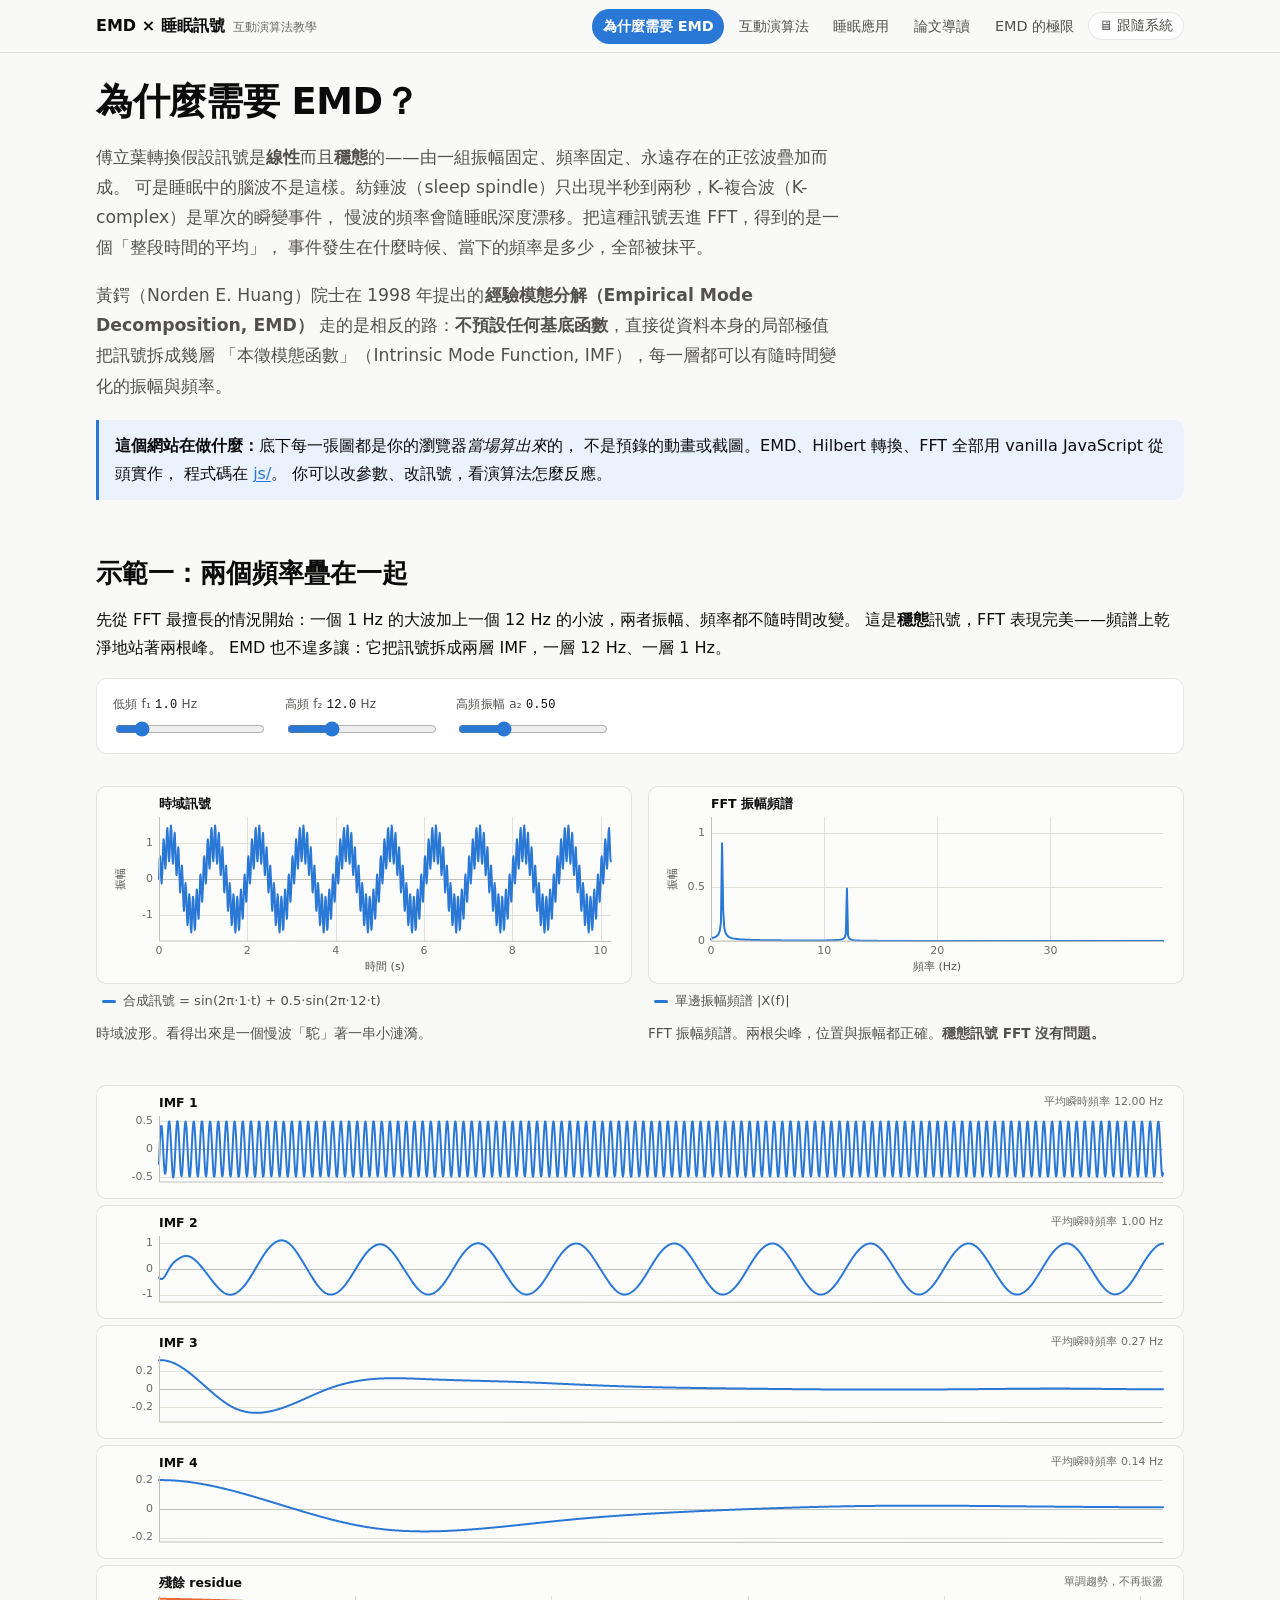
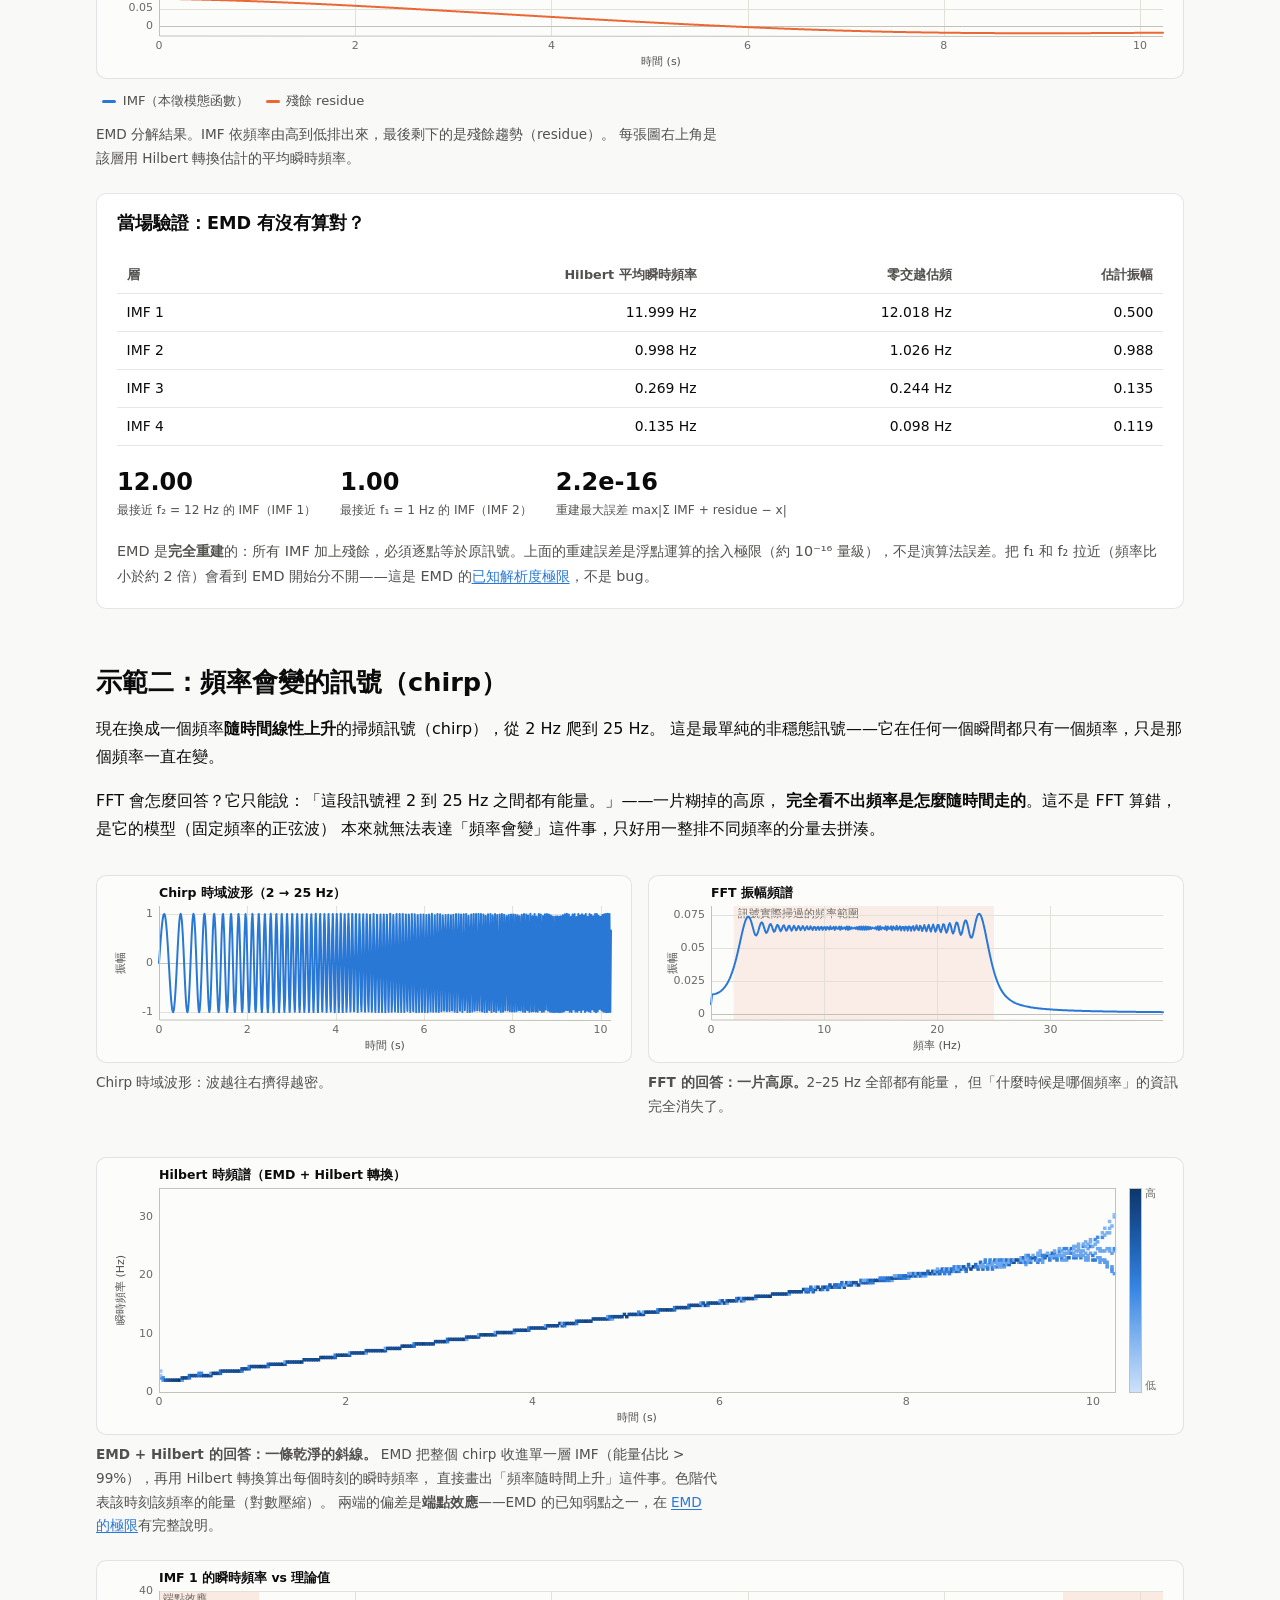
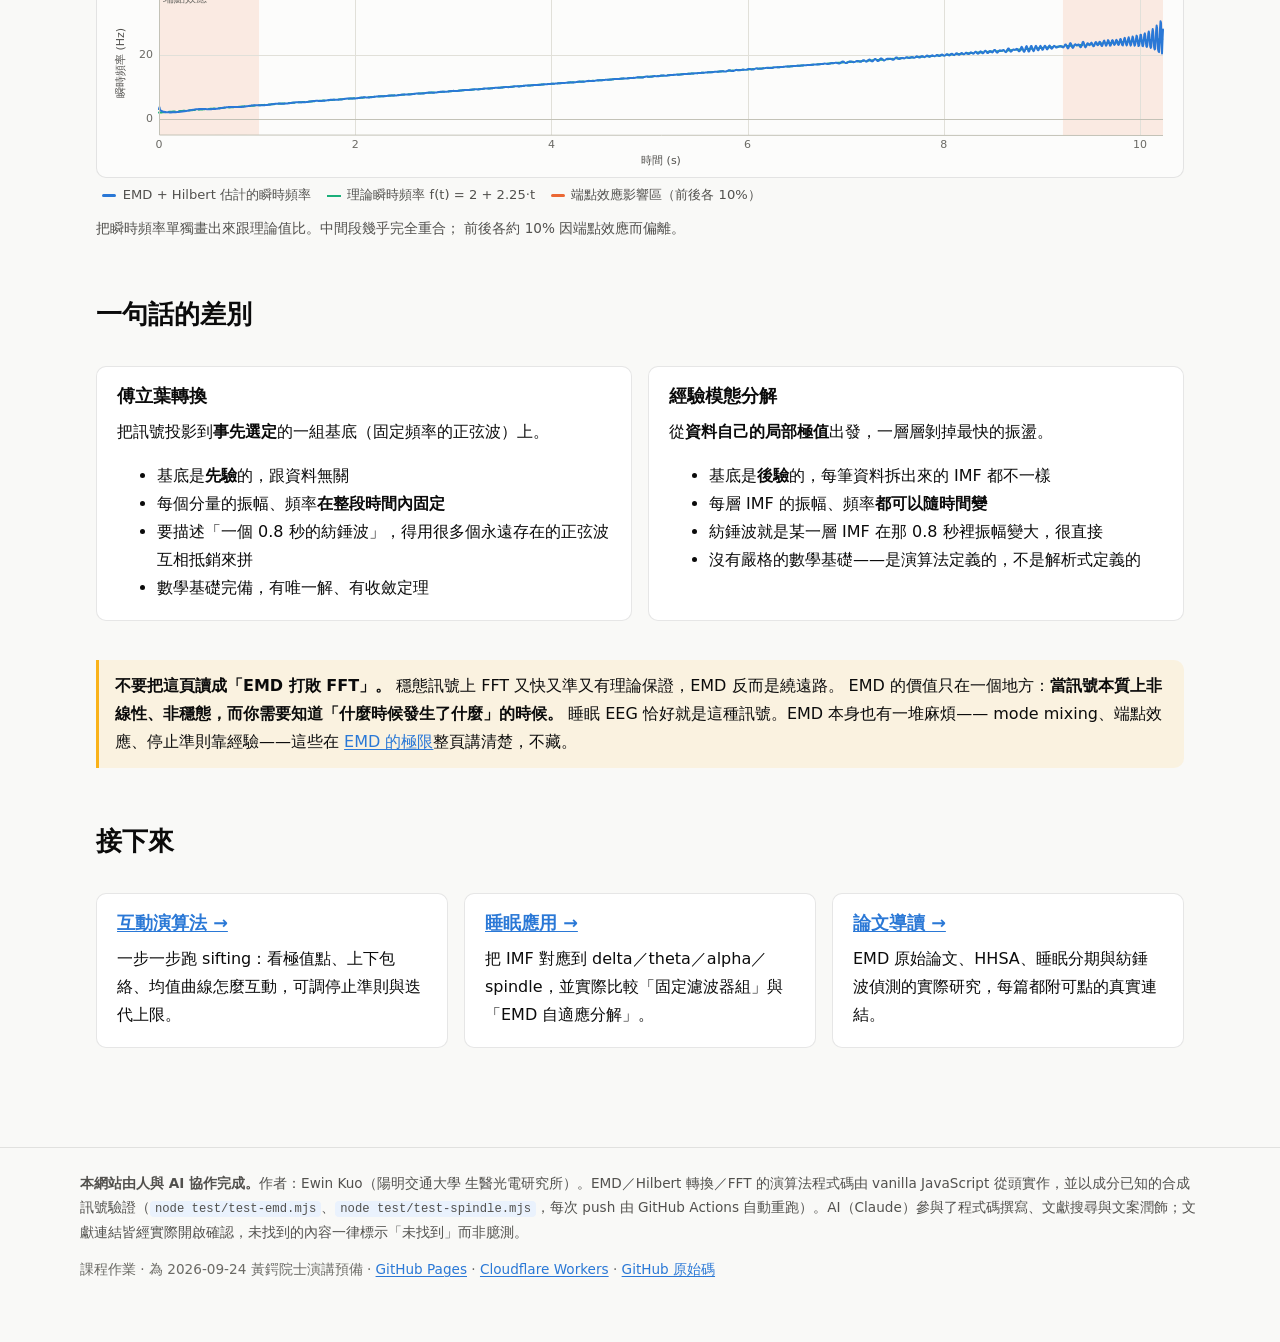
<file: index.html>
<!DOCTYPE html>
<html lang="zh-Hant">
<head>
<meta charset="utf-8">
<meta name="viewport" content="width=device-width, initial-scale=1">
<link rel="icon" href="data:image/svg+xml,%3Csvg xmlns=%27http://www.w3.org/2000/svg%27 viewBox=%270 0 32 32%27%3E%3Crect width=%2732%27 height=%2732%27 rx=%276%27 fill=%27%231d4ed8%27/%3E%3Cpath d=%27M3 16c3-9 5-9 8 0s5 9 8 0 5-9 8 0%27 fill=%27none%27 stroke=%27%23fff%27 stroke-width=%272.6%27 stroke-linecap=%27round%27/%3E%3C/svg%3E">
<title>為什麼需要 EMD — EMD × 睡眠訊號互動教學</title>
<meta name="description" content="用可互動的例子說明：為什麼傅立葉轉換分析睡眠 EEG 這種非線性、非穩態訊號會失真，而經驗模態分解（EMD）能自適應地抓到真正的成分。">
<link rel="stylesheet" href="css/style.css">
<script src="js/site.js"></script>
</head>
<body>
<main>

  <h1>為什麼需要 EMD？</h1>
  <p class="lead">
    傅立葉轉換假設訊號是<strong>線性</strong>而且<strong>穩態</strong>的——由一組振幅固定、頻率固定、永遠存在的正弦波疊加而成。
    可是睡眠中的腦波不是這樣。紡錘波（sleep spindle）只出現半秒到兩秒，K-複合波（K-complex）是單次的瞬變事件，
    慢波的頻率會隨睡眠深度漂移。把這種訊號丟進 FFT，得到的是一個「整段時間的平均」，
    事件發生在什麼時候、當下的頻率是多少，全部被抹平。
  </p>
  <p class="lead">
    黃鍔（Norden E. Huang）院士在 1998 年提出的<strong>經驗模態分解（Empirical Mode Decomposition, EMD）</strong>
    走的是相反的路：<strong>不預設任何基底函數</strong>，直接從資料本身的局部極值把訊號拆成幾層
    「本徵模態函數」（Intrinsic Mode Function, IMF），每一層都可以有隨時間變化的振幅與頻率。
  </p>

  <div class="note">
    <p><strong>這個網站在做什麼：</strong>底下每一張圖都是你的瀏覽器<em>當場算出來</em>的，
    不是預錄的動畫或截圖。EMD、Hilbert 轉換、FFT 全部用 vanilla JavaScript 從頭實作，
    程式碼在 <a href="https://github.com/ewinkuo1-sudo/emd-sleep-interactive/tree/main/js">js/</a>。
    你可以改參數、改訊號，看演算法怎麼反應。</p>
  </div>

  <!-- ============================================ 示範 1 -->
  <h2 id="demo1">示範一：兩個頻率疊在一起</h2>
  <p>
    先從 FFT 最擅長的情況開始：一個 1 Hz 的大波加上一個 12 Hz 的小波，兩者振幅、頻率都不隨時間改變。
    這是<strong>穩態</strong>訊號，FFT 表現完美——頻譜上乾淨地站著兩根峰。
    EMD 也不遑多讓：它把訊號拆成兩層 IMF，一層 12 Hz、一層 1 Hz。
  </p>

  <div class="controls" role="group" aria-label="示範一參數">
    <div class="ctrl">
      <label for="d1f1">低頻 f₁ <span class="val" id="d1f1v">1.0</span> Hz</label>
      <input type="range" id="d1f1" min="0.5" max="4" step="0.1" value="1">
    </div>
    <div class="ctrl">
      <label for="d1f2">高頻 f₂ <span class="val" id="d1f2v">12.0</span> Hz</label>
      <input type="range" id="d1f2" min="5" max="30" step="0.5" value="12">
    </div>
    <div class="ctrl">
      <label for="d1a2">高頻振幅 a₂ <span class="val" id="d1a2v">0.50</span></label>
      <input type="range" id="d1a2" min="0.1" max="1.5" step="0.05" value="0.5">
    </div>
  </div>

  <div class="grid-2">
    <figure class="figure">
      <div class="chart-wrap"><canvas id="d1-sig" aria-label="雙頻合成訊號的時域波形"></canvas></div>
      <div class="legend" id="d1-sig-legend"></div>
      <figcaption>時域波形。看得出來是一個慢波「駝」著一串小漣漪。</figcaption>
    </figure>
    <figure class="figure">
      <div class="chart-wrap"><canvas id="d1-fft" aria-label="雙頻合成訊號的 FFT 振幅頻譜"></canvas></div>
      <div class="legend" id="d1-fft-legend"></div>
      <figcaption>FFT 振幅頻譜。兩根尖峰，位置與振幅都正確。<strong>穩態訊號 FFT 沒有問題。</strong></figcaption>
    </figure>
  </div>

  <figure class="figure">
    <div id="d1-imfs"></div>
    <div class="legend" id="d1-imf-legend"></div>
    <figcaption>EMD 分解結果。IMF 依頻率由高到低排出來，最後剩下的是殘餘趨勢（residue）。
      每張圖右上角是該層用 Hilbert 轉換估計的平均瞬時頻率。</figcaption>
  </figure>

  <div class="card" id="d1-verify"></div>

  <!-- ============================================ 示範 2 -->
  <h2 id="demo2">示範二：頻率會變的訊號（chirp）</h2>
  <p>
    現在換成一個頻率<strong>隨時間線性上升</strong>的掃頻訊號（chirp），從 2 Hz 爬到 25 Hz。
    這是最單純的非穩態訊號——它在任何一個瞬間都只有一個頻率，只是那個頻率一直在變。
  </p>
  <p>
    FFT 會怎麼回答？它只能說：「這段訊號裡 2 到 25 Hz 之間都有能量。」——一片糊掉的高原，
    <strong>完全看不出頻率是怎麼隨時間走的</strong>。這不是 FFT 算錯，是它的模型（固定頻率的正弦波）
    本來就無法表達「頻率會變」這件事，只好用一整排不同頻率的分量去拼湊。
  </p>

  <div class="grid-2">
    <figure class="figure">
      <div class="chart-wrap"><canvas id="d2-sig" aria-label="chirp 掃頻訊號的時域波形"></canvas></div>
      <figcaption>Chirp 時域波形：波越往右擠得越密。</figcaption>
    </figure>
    <figure class="figure">
      <div class="chart-wrap"><canvas id="d2-fft" aria-label="chirp 訊號的 FFT 振幅頻譜"></canvas></div>
      <figcaption><strong>FFT 的回答：一片高原。</strong>2–25 Hz 全部都有能量，
        但「什麼時候是哪個頻率」的資訊完全消失了。</figcaption>
    </figure>
  </div>

  <figure class="figure">
    <div class="chart-wrap"><canvas id="d2-hht" aria-label="chirp 訊號的 Hilbert 時頻譜"></canvas></div>
    <figcaption><strong>EMD + Hilbert 的回答：一條乾淨的斜線。</strong>
      EMD 把整個 chirp 收進單一層 IMF（能量佔比 &gt; 99%），再用 Hilbert 轉換算出每個時刻的瞬時頻率，
      直接畫出「頻率隨時間上升」這件事。色階代表該時刻該頻率的能量（對數壓縮）。
      兩端的偏差是<strong>端點效應</strong>——EMD 的已知弱點之一，在
      <a href="limits.html">EMD 的極限</a>有完整說明。</figcaption>
  </figure>

  <figure class="figure">
    <div class="chart-wrap"><canvas id="d2-if" aria-label="chirp 的瞬時頻率曲線與理論值比較"></canvas></div>
    <div class="legend" id="d2-if-legend"></div>
    <figcaption>把瞬時頻率單獨畫出來跟理論值比。中間段幾乎完全重合；
      前後各約 10% 因端點效應而偏離。</figcaption>
  </figure>

  <!-- ============================================ 核心對照 -->
  <h2 id="contrast">一句話的差別</h2>
  <div class="grid-2">
    <div class="card">
      <h3 style="margin-top:0">傅立葉轉換</h3>
      <p>把訊號投影到<strong>事先選定</strong>的一組基底（固定頻率的正弦波）上。</p>
      <ul>
        <li>基底是<strong>先驗</strong>的，跟資料無關</li>
        <li>每個分量的振幅、頻率<strong>在整段時間內固定</strong></li>
        <li>要描述「一個 0.8 秒的紡錘波」，得用很多個永遠存在的正弦波互相抵銷來拼</li>
        <li>數學基礎完備，有唯一解、有收斂定理</li>
      </ul>
    </div>
    <div class="card">
      <h3 style="margin-top:0">經驗模態分解</h3>
      <p>從<strong>資料自己的局部極值</strong>出發，一層層剝掉最快的振盪。</p>
      <ul>
        <li>基底是<strong>後驗</strong>的，每筆資料拆出來的 IMF 都不一樣</li>
        <li>每層 IMF 的振幅、頻率<strong>都可以隨時間變</strong></li>
        <li>紡錘波就是某一層 IMF 在那 0.8 秒裡振幅變大，很直接</li>
        <li>沒有嚴格的數學基礎——是演算法定義的，不是解析式定義的</li>
      </ul>
    </div>
  </div>

  <div class="note warn">
    <p><strong>不要把這頁讀成「EMD 打敗 FFT」。</strong>
    穩態訊號上 FFT 又快又準又有理論保證，EMD 反而是繞遠路。
    EMD 的價值只在一個地方：<strong>當訊號本質上非線性、非穩態，而你需要知道「什麼時候發生了什麼」的時候。</strong>
    睡眠 EEG 恰好就是這種訊號。EMD 本身也有一堆麻煩——
    mode mixing、端點效應、停止準則靠經驗——這些在
    <a href="limits.html">EMD 的極限</a>整頁講清楚，不藏。</p>
  </div>

  <h2>接下來</h2>
  <div class="grid-3">
    <div class="card">
      <h3 style="margin-top:0"><a href="emd.html">互動演算法 →</a></h3>
      <p style="margin:0">一步一步跑 sifting：看極值點、上下包絡、均值曲線怎麼互動，可調停止準則與迭代上限。</p>
    </div>
    <div class="card">
      <h3 style="margin-top:0"><a href="sleep.html">睡眠應用 →</a></h3>
      <p style="margin:0">把 IMF 對應到 delta／theta／alpha／spindle，並實際比較「固定濾波器組」與「EMD 自適應分解」。</p>
    </div>
    <div class="card">
      <h3 style="margin-top:0"><a href="papers.html">論文導讀 →</a></h3>
      <p style="margin:0">EMD 原始論文、HHSA、睡眠分期與紡錘波偵測的實際研究，每篇都附可點的真實連結。</p>
    </div>
  </div>

</main>

<script src="js/dsp.js"></script>
<script src="js/emd.js"></script>
<script src="js/signals.js"></script>
<script src="js/plot.js"></script>
<script src="js/page-home.js"></script>
</body>
</html>
</file>
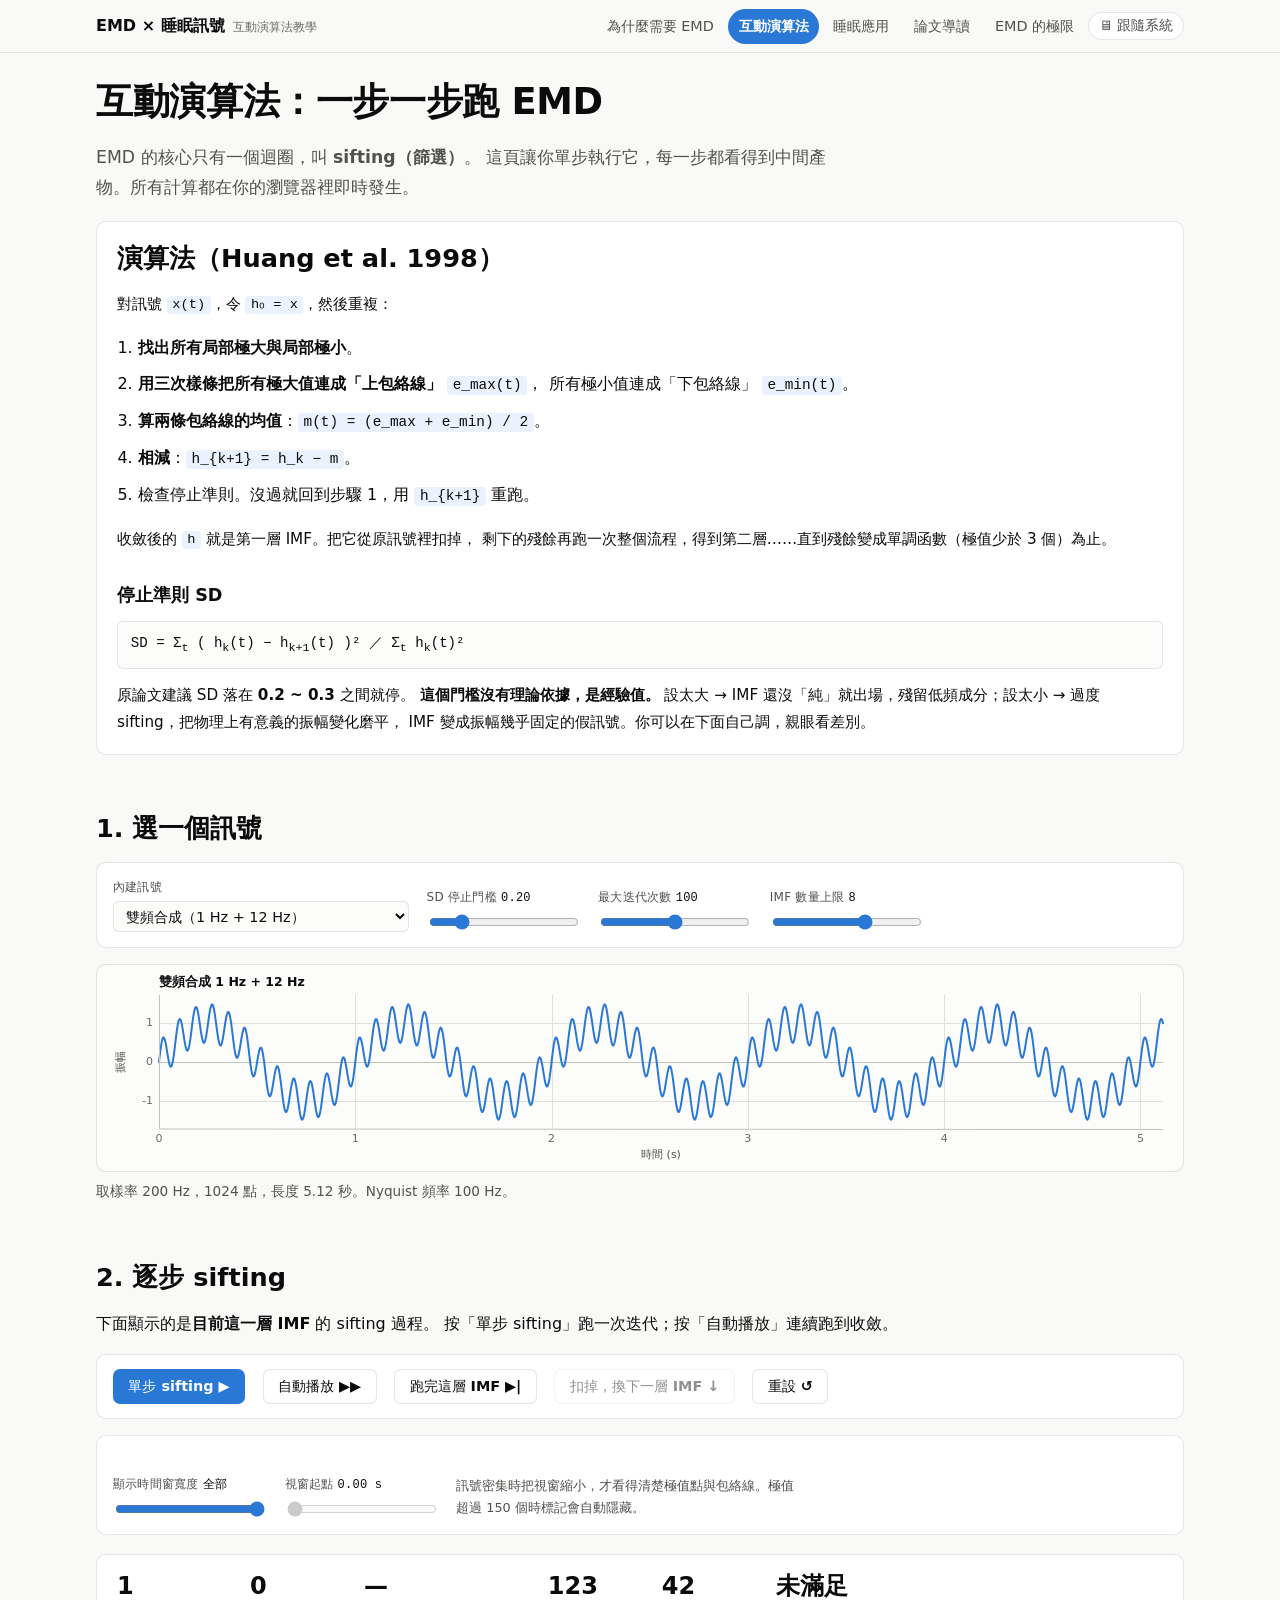
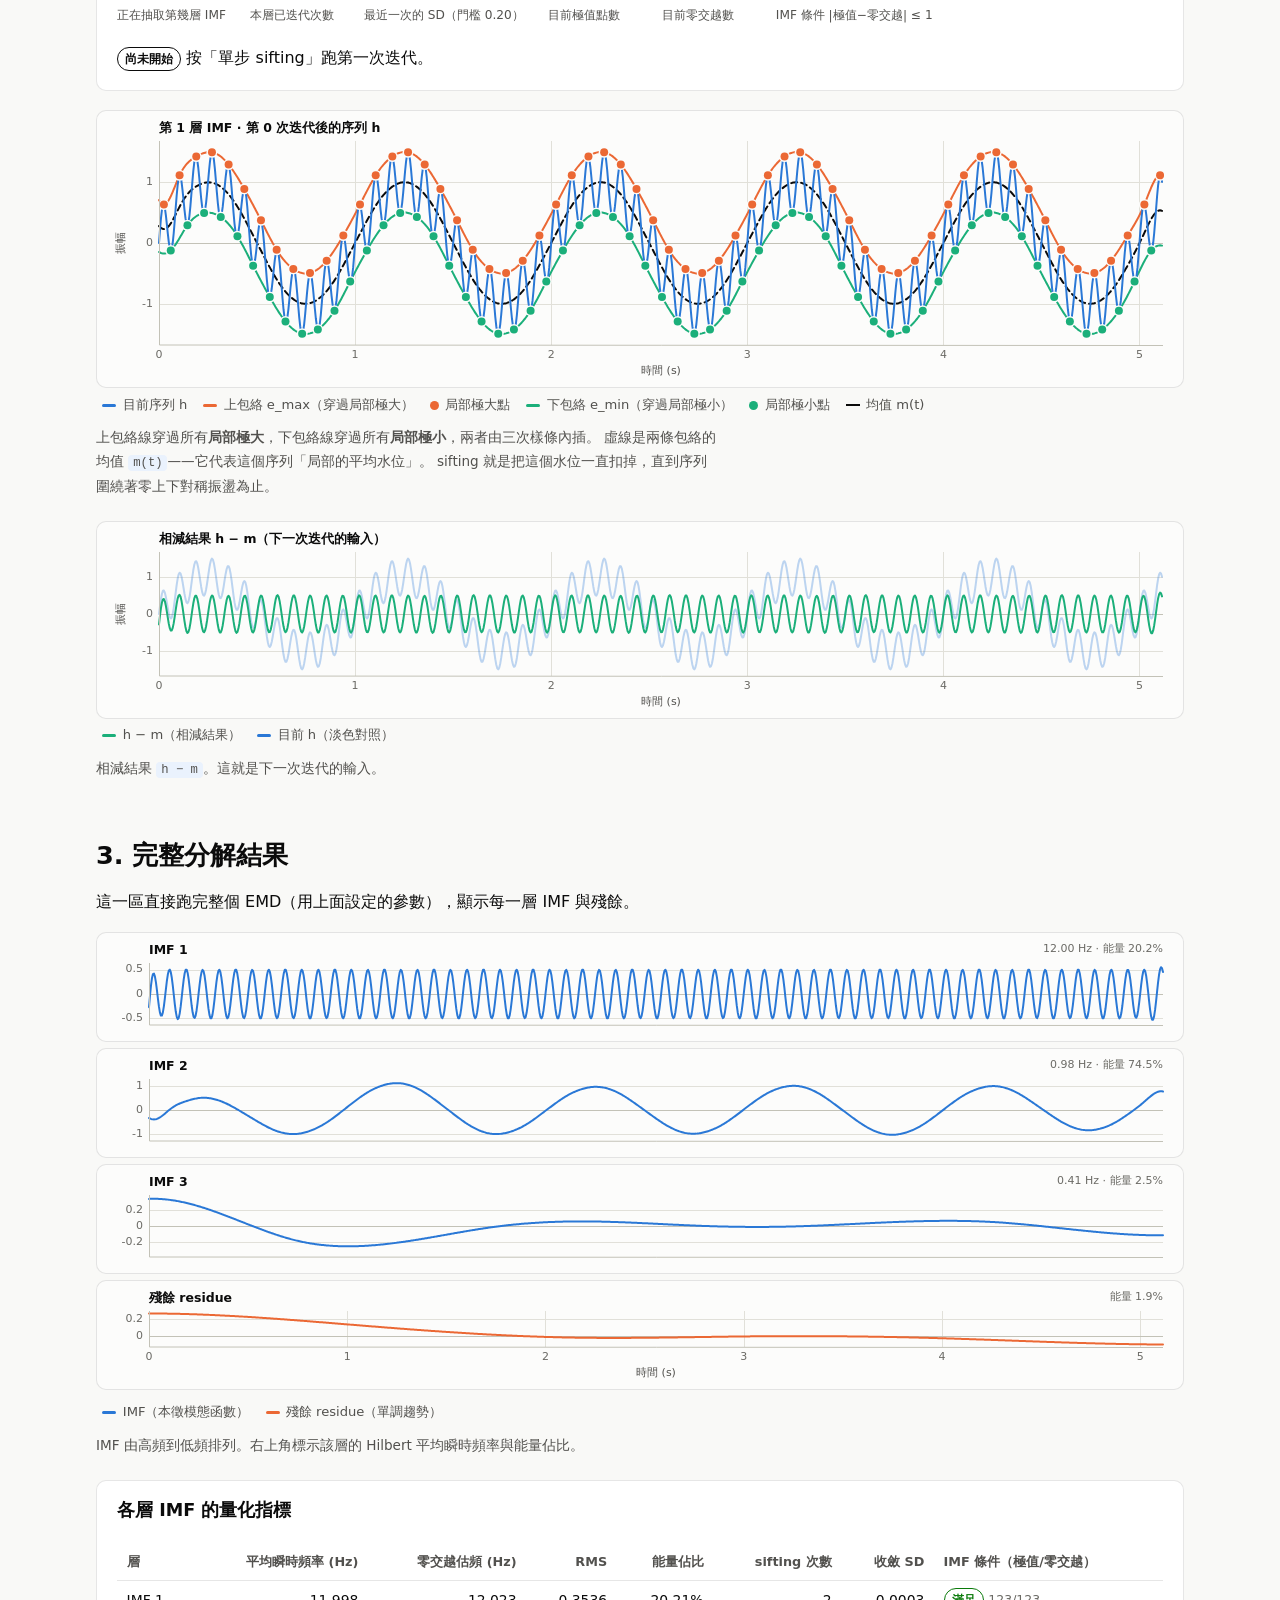
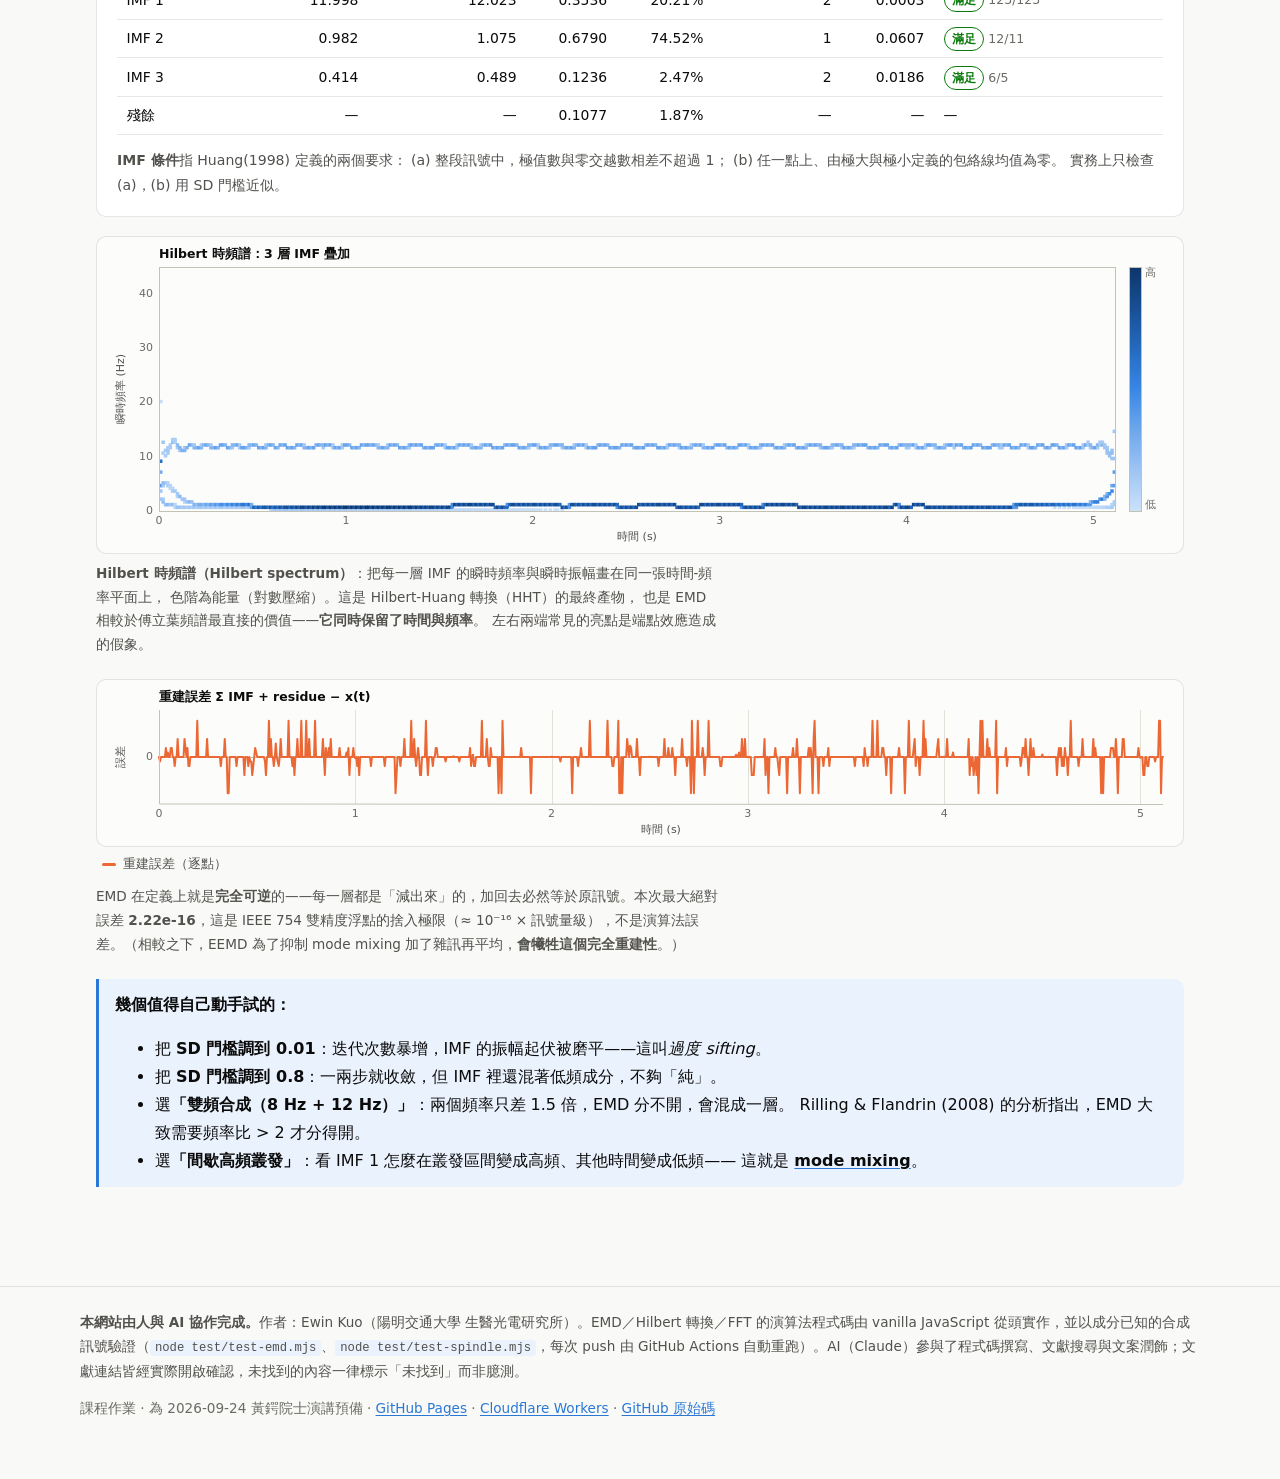
<file: emd.html>
<!DOCTYPE html>
<html lang="zh-Hant">
<head>
<meta charset="utf-8">
<meta name="viewport" content="width=device-width, initial-scale=1">
<link rel="icon" href="data:image/svg+xml,%3Csvg xmlns=%27http://www.w3.org/2000/svg%27 viewBox=%270 0 32 32%27%3E%3Crect width=%2732%27 height=%2732%27 rx=%276%27 fill=%27%231d4ed8%27/%3E%3Cpath d=%27M3 16c3-9 5-9 8 0s5 9 8 0 5-9 8 0%27 fill=%27none%27 stroke=%27%23fff%27 stroke-width=%272.6%27 stroke-linecap=%27round%27/%3E%3C/svg%3E">
<title>互動演算法：一步一步跑 EMD — EMD × 睡眠訊號互動教學</title>
<meta name="description" content="逐步執行 sifting 迭代：看極值點、上下包絡線、均值曲線與相減結果怎麼互動，可調 SD 停止準則與迭代上限，即時看 IMF 與 Hilbert 時頻譜。">
<link rel="stylesheet" href="css/style.css">
<script src="js/site.js"></script>
</head>
<body>
<main>

  <h1>互動演算法：一步一步跑 EMD</h1>
  <p class="lead">
    EMD 的核心只有一個迴圈，叫 <strong>sifting（篩選）</strong>。
    這頁讓你單步執行它，每一步都看得到中間產物。所有計算都在你的瀏覽器裡即時發生。
  </p>

  <!-- ============================================ 演算法說明 -->
  <div class="card">
    <h2 style="margin-top:0">演算法（Huang et al. 1998）</h2>
    <p style="font-size:0.95rem">對訊號 <code>x(t)</code>，令 <code>h₀ = x</code>，然後重複：</p>
    <ol class="steps">
      <li><strong>找出所有局部極大與局部極小</strong>。</li>
      <li><strong>用三次樣條把所有極大值連成「上包絡線」</strong> <code>e_max(t)</code>，
        所有極小值連成「下包絡線」 <code>e_min(t)</code>。</li>
      <li><strong>算兩條包絡線的均值</strong>：<code>m(t) = (e_max + e_min) / 2</code>。</li>
      <li><strong>相減</strong>：<code>h_{k+1} = h_k − m</code>。</li>
      <li>檢查停止準則。沒過就回到步驟 1，用 <code>h_{k+1}</code> 重跑。</li>
    </ol>
    <p style="font-size:0.95rem">收斂後的 <code>h</code> 就是第一層 IMF。把它從原訊號裡扣掉，
      剩下的殘餘再跑一次整個流程，得到第二層……直到殘餘變成單調函數（極值少於 3 個）為止。</p>

    <h3>停止準則 SD</h3>
    <div class="math">SD = Σ<sub>t</sub> ( h<sub>k</sub>(t) − h<sub>k+1</sub>(t) )² ／ Σ<sub>t</sub> h<sub>k</sub>(t)²</div>
    <p style="font-size:0.95rem;margin-bottom:0">
      原論文建議 SD 落在 <strong>0.2 ~ 0.3</strong> 之間就停。
      <strong>這個門檻沒有理論依據，是經驗值。</strong>
      設太大 → IMF 還沒「純」就出場，殘留低頻成分；設太小 → 過度 sifting，把物理上有意義的振幅變化磨平，
      IMF 變成振幅幾乎固定的假訊號。你可以在下面自己調，親眼看差別。
    </p>
  </div>

  <!-- ============================================ 訊號選擇 -->
  <h2 id="signal">1. 選一個訊號</h2>
  <div class="controls" role="group" aria-label="訊號設定">
    <div class="ctrl">
      <label for="sigSel">內建訊號</label>
      <select id="sigSel">
        <optgroup label="合成訊號">
          <option value="two" selected>雙頻合成（1 Hz + 12 Hz）</option>
          <option value="two-close">雙頻合成（8 Hz + 12 Hz，難分）</option>
          <option value="three">三頻合成（1.5 + 8 + 30 Hz）</option>
          <option value="chirp">Chirp 掃頻（2 → 25 Hz）</option>
          <option value="noisy">雙頻 + 白雜訊</option>
          <option value="intermittent">間歇高頻叢發（製造 mode mixing）</option>
        </optgroup>
        <optgroup label="模擬睡眠 EEG（非真實紀錄）">
          <option value="eeg-W">W 期（清醒，alpha 為主）</option>
          <option value="eeg-N1">N1 期（theta 為主）</option>
          <option value="eeg-N2">N2 期（紡錘波 + K-複合波）</option>
          <option value="eeg-N3">N3 期（delta 慢波）</option>
          <option value="eeg-REM">REM 期（低振幅混合頻率）</option>
        </optgroup>
        <optgroup label="自己畫">
          <option value="draw">滑鼠／手指手繪訊號</option>
        </optgroup>
      </select>
    </div>
    <div class="ctrl">
      <label for="sdT">SD 停止門檻 <span class="val" id="sdTv">0.20</span></label>
      <input type="range" id="sdT" min="0.01" max="1.0" step="0.01" value="0.2">
    </div>
    <div class="ctrl">
      <label for="maxIt">最大迭代次數 <span class="val" id="maxItv">100</span></label>
      <input type="range" id="maxIt" min="1" max="200" step="1" value="100">
    </div>
    <div class="ctrl">
      <label for="maxImf">IMF 數量上限 <span class="val" id="maxImfv">8</span></label>
      <input type="range" id="maxImf" min="1" max="12" step="1" value="8">
    </div>
  </div>

  <div id="drawPanel" class="card" hidden>
    <h3 style="margin-top:0">手繪訊號</h3>
    <p style="font-size:0.9rem;color:var(--text-secondary)">
      在下面的框裡按住拖曳，畫出你想要的波形（可以多次補畫）。放開後會自動重新取樣成 1024 點並分解。
      試著畫一個「慢慢上下起伏、上面再加一串小抖動」的形狀，看 EMD 怎麼把它們分開。
    </p>
    <div class="chart-wrap" style="cursor:crosshair">
      <canvas id="drawCv" height="200" aria-label="手繪訊號畫布"></canvas>
    </div>
    <p style="margin:0.6rem 0 0"><button class="btn" id="drawClear" type="button">清空重畫</button></p>
  </div>

  <figure class="figure">
    <div class="chart-wrap"><canvas id="srcCv" aria-label="目前選用訊號的時域波形"></canvas></div>
    <figcaption id="srcCap"></figcaption>
  </figure>

  <!-- ============================================ 逐步 sifting -->
  <h2 id="sifting">2. 逐步 sifting</h2>
  <p>
    下面顯示的是<strong>目前這一層 IMF</strong> 的 sifting 過程。
    按「單步 sifting」跑一次迭代；按「自動播放」連續跑到收斂。
  </p>

  <div class="controls" role="group" aria-label="sifting 控制">
    <button class="btn primary" id="btnStep" type="button">單步 sifting ▶</button>
    <button class="btn" id="btnPlay" type="button">自動播放 ▶▶</button>
    <button class="btn" id="btnFinish" type="button">跑完這層 IMF ▶|</button>
    <button class="btn" id="btnNextImf" type="button">扣掉，換下一層 IMF ↓</button>
    <button class="btn" id="btnReset" type="button">重設 ↺</button>
  </div>

  <div class="controls" role="group" aria-label="顯示時間窗">
    <div class="ctrl">
      <label for="winW">顯示時間窗寬度 <span class="val" id="winWv">全部</span></label>
      <input type="range" id="winW" min="0" max="100" step="1" value="100">
    </div>
    <div class="ctrl">
      <label for="winS">視窗起點 <span class="val" id="winSv">0.00 s</span></label>
      <input type="range" id="winS" min="0" max="100" step="0.5" value="0">
    </div>
    <div class="ctrl" style="max-width:34ch">
      <label>&nbsp;</label>
      <span style="font-size:0.8rem;color:var(--text-secondary)">
        訊號密集時把視窗縮小，才看得清楚極值點與包絡線。極值超過 150 個時標記會自動隱藏。
      </span>
    </div>
  </div>

  <div class="card" id="siftStatus"></div>

  <figure class="figure">
    <div class="chart-wrap"><canvas id="siftMain" aria-label="目前 sifting 工作序列、極值點、上下包絡線與均值曲線"></canvas></div>
    <div class="legend" id="siftLegend"></div>
    <figcaption>
      上包絡線穿過所有<strong>局部極大</strong>，下包絡線穿過所有<strong>局部極小</strong>，兩者由三次樣條內插。
      虛線是兩條包絡的均值 <code>m(t)</code>——它代表這個序列「局部的平均水位」。
      sifting 就是把這個水位一直扣掉，直到序列圍繞著零上下對稱振盪為止。
    </figcaption>
  </figure>

  <figure class="figure">
    <div class="chart-wrap"><canvas id="siftResult" aria-label="相減結果 h - m"></canvas></div>
    <div class="legend" id="siftResLegend"></div>
    <figcaption>相減結果 <code>h − m</code>。這就是下一次迭代的輸入。</figcaption>
  </figure>

  <!-- ============================================ 完整分解 -->
  <h2 id="full">3. 完整分解結果</h2>
  <p>這一區直接跑完整個 EMD（用上面設定的參數），顯示每一層 IMF 與殘餘。</p>

  <figure class="figure">
    <div id="imfStack"></div>
    <div class="legend" id="imfLegend"></div>
    <figcaption>IMF 由高頻到低頻排列。右上角標示該層的 Hilbert 平均瞬時頻率與能量佔比。</figcaption>
  </figure>

  <div class="card">
    <h3 style="margin-top:0">各層 IMF 的量化指標</h3>
    <div class="table-scroll"><table class="data" id="imfTable">
      <caption class="sr-only">各層 IMF 的頻率、振幅、能量與 IMF 條件檢查</caption>
    </table></div>
    <p style="font-size:0.88rem;color:var(--text-secondary);margin-bottom:0">
      <strong>IMF 條件</strong>指 Huang(1998) 定義的兩個要求：
      (a) 整段訊號中，極值數與零交越數相差不超過 1；
      (b) 任一點上、由極大與極小定義的包絡線均值為零。
      實務上只檢查 (a)，(b) 用 SD 門檻近似。
    </p>
  </div>

  <figure class="figure">
    <div class="chart-wrap"><canvas id="hhtCv" aria-label="所有 IMF 疊加而成的 Hilbert 時頻譜"></canvas></div>
    <figcaption>
      <strong>Hilbert 時頻譜（Hilbert spectrum）</strong>：把每一層 IMF 的瞬時頻率與瞬時振幅畫在同一張時間-頻率平面上，
      色階為能量（對數壓縮）。這是 Hilbert-Huang 轉換（HHT）的最終產物，
      也是 EMD 相較於傅立葉頻譜最直接的價值——<strong>它同時保留了時間與頻率</strong>。
      左右兩端常見的亮點是端點效應造成的假象。
    </figcaption>
  </figure>

  <figure class="figure">
    <div class="chart-wrap"><canvas id="reconCv" aria-label="重建誤差"></canvas></div>
    <div class="legend" id="reconLegend"></div>
    <figcaption id="reconCap"></figcaption>
  </figure>

  <div class="note">
    <p><strong>幾個值得自己動手試的：</strong></p>
    <ul style="margin:0.4rem 0 0">
      <li>把 <strong>SD 門檻調到 0.01</strong>：迭代次數暴增，IMF 的振幅起伏被磨平——這叫<em>過度 sifting</em>。</li>
      <li>把 <strong>SD 門檻調到 0.8</strong>：一兩步就收斂，但 IMF 裡還混著低頻成分，不夠「純」。</li>
      <li>選<strong>「雙頻合成（8 Hz + 12 Hz）」</strong>：兩個頻率只差 1.5 倍，EMD 分不開，會混成一層。
        Rilling &amp; Flandrin (2008) 的分析指出，EMD 大致需要頻率比 &gt; 2 才分得開。</li>
      <li>選<strong>「間歇高頻叢發」</strong>：看 IMF 1 怎麼在叢發區間變成高頻、其他時間變成低頻——
        這就是 <a href="limits.html"><strong>mode mixing</strong></a>。</li>
    </ul>
  </div>

</main>

<script src="js/dsp.js"></script>
<script src="js/emd.js"></script>
<script src="js/signals.js"></script>
<script src="js/plot.js"></script>
<script src="js/page-emd.js"></script>
</body>
</html>
</file>
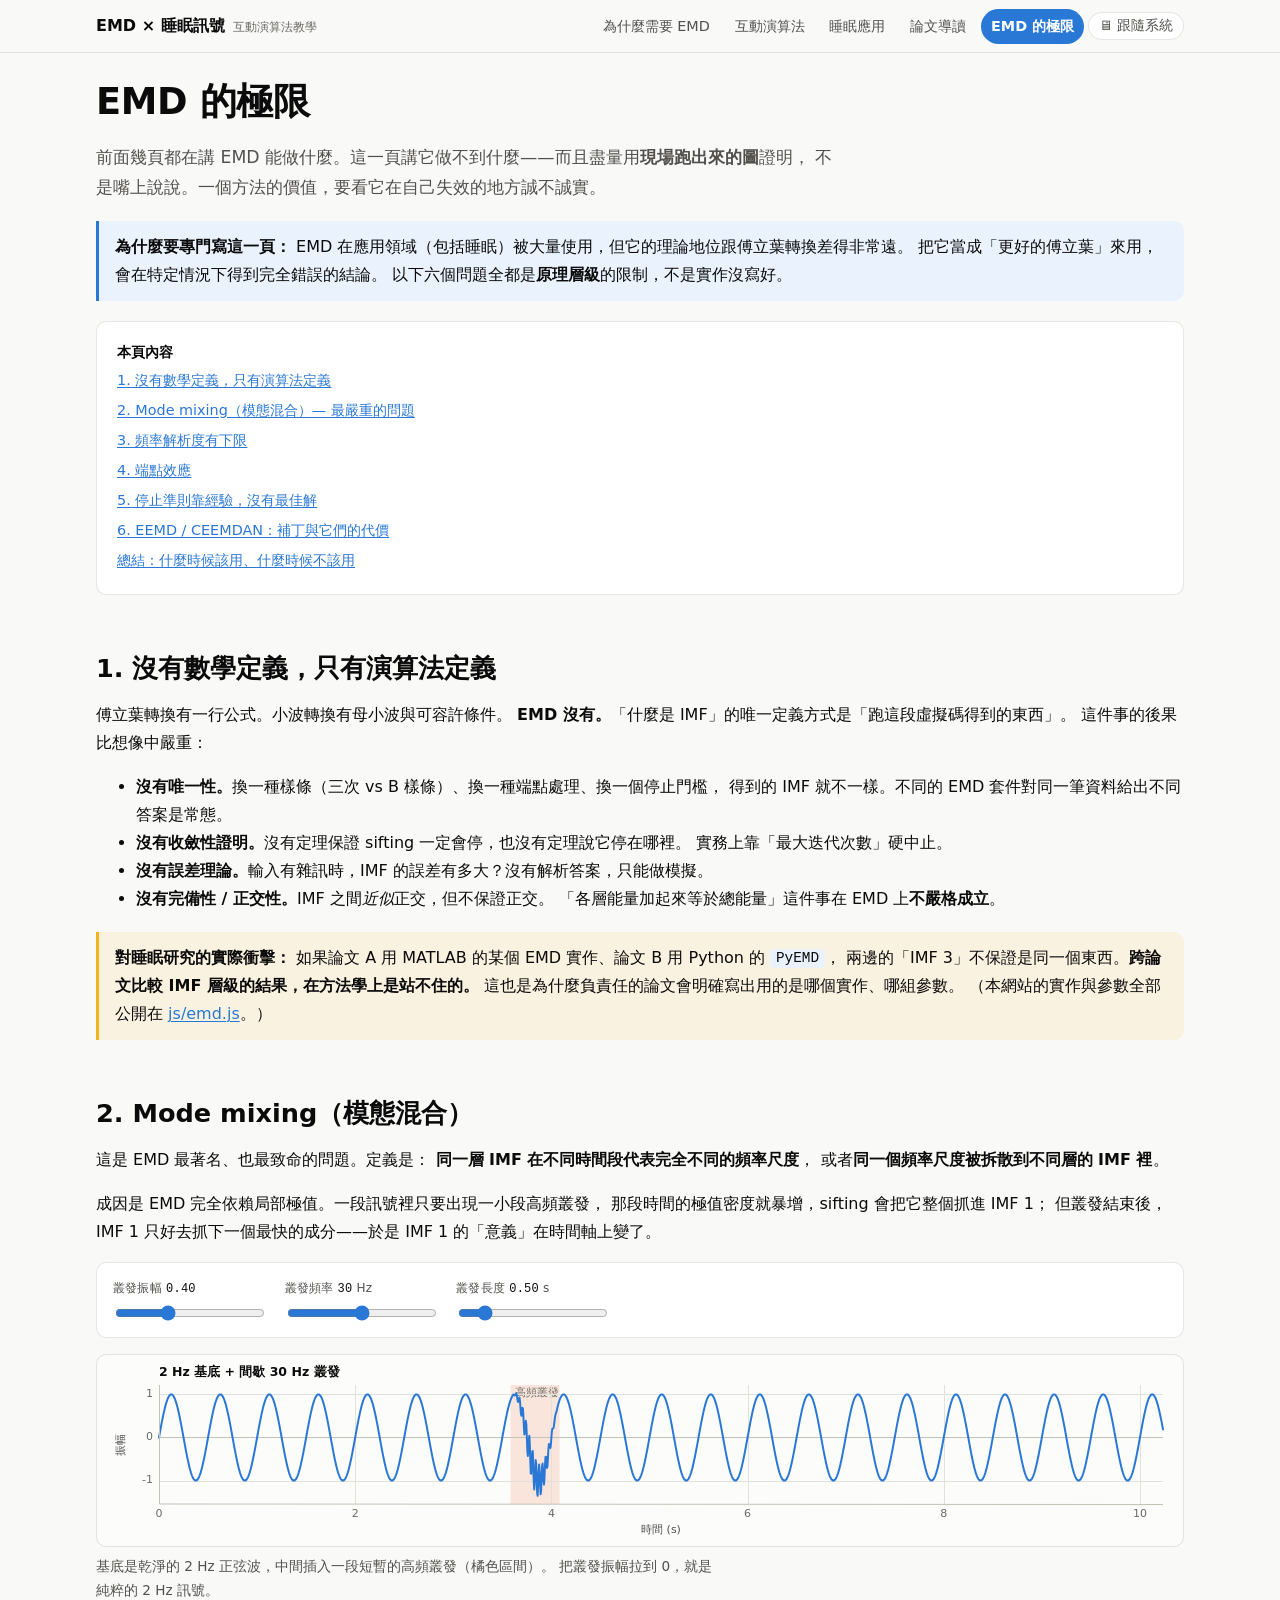
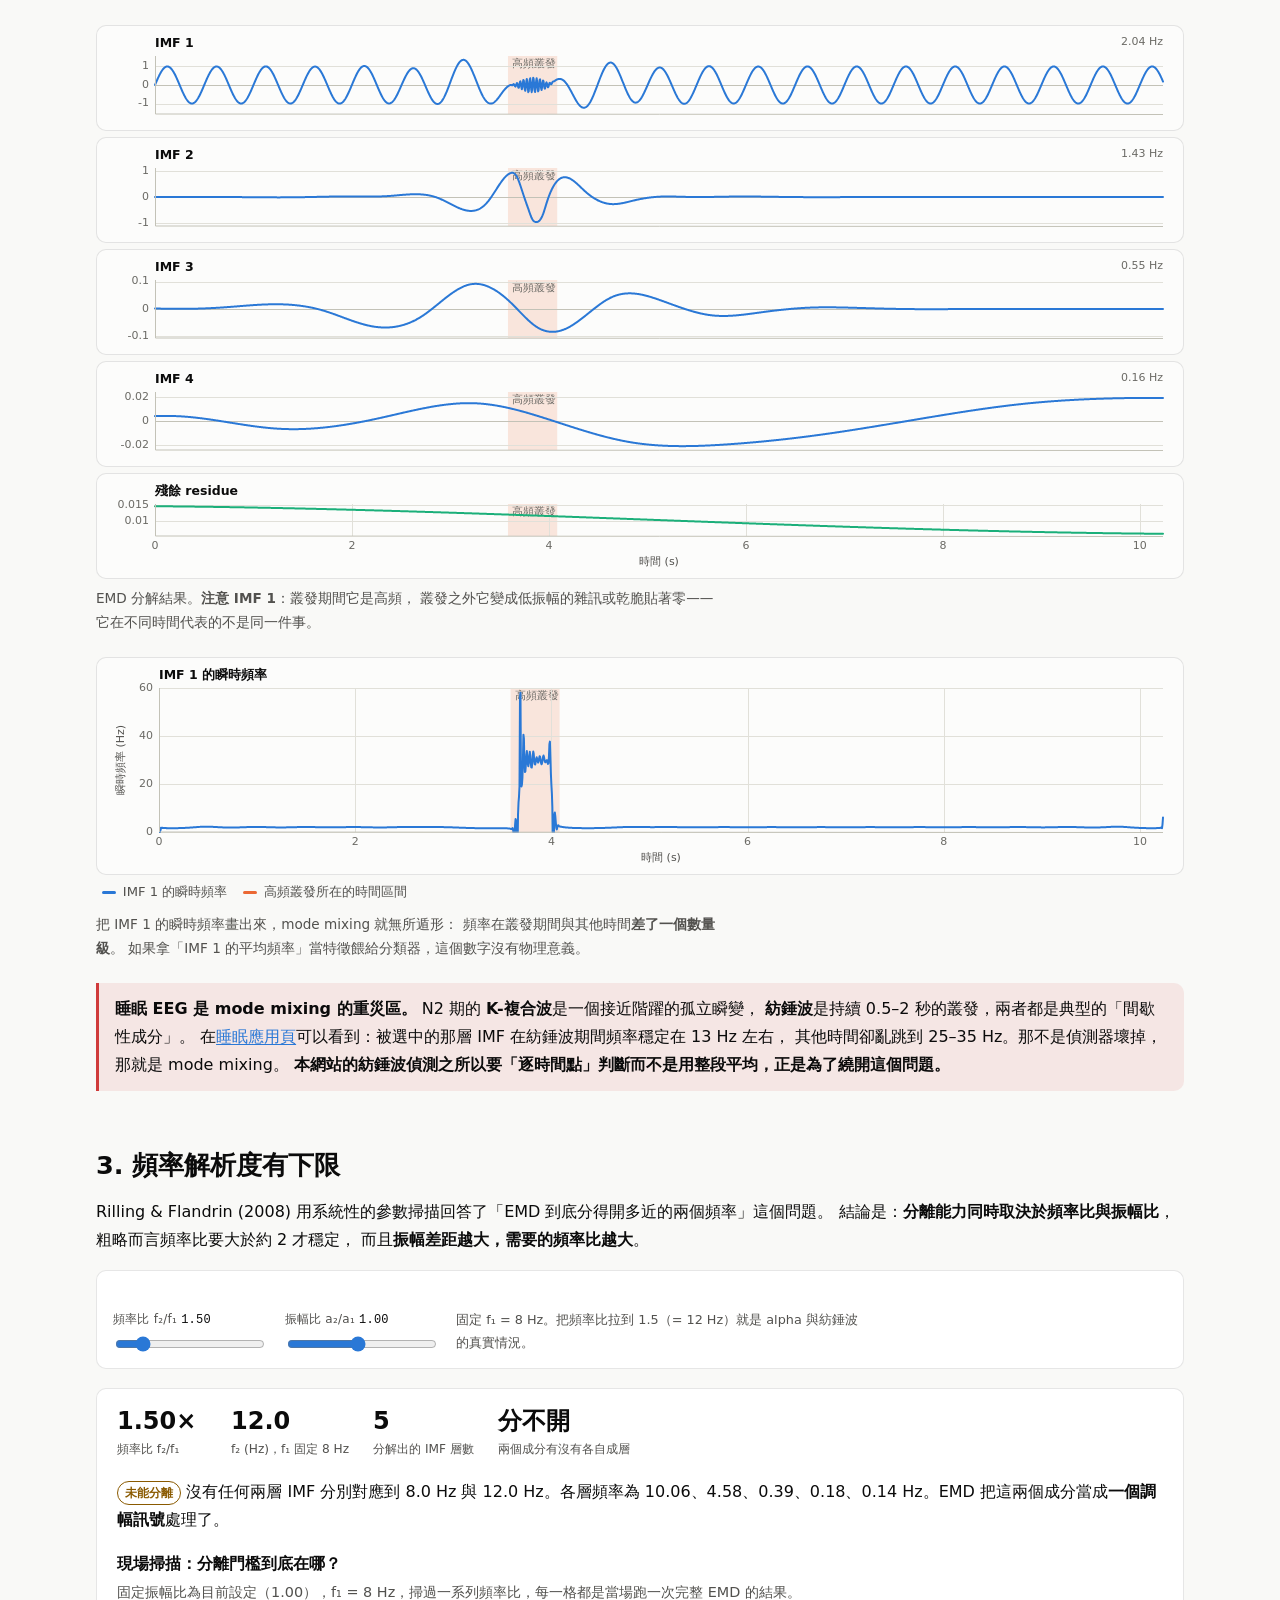
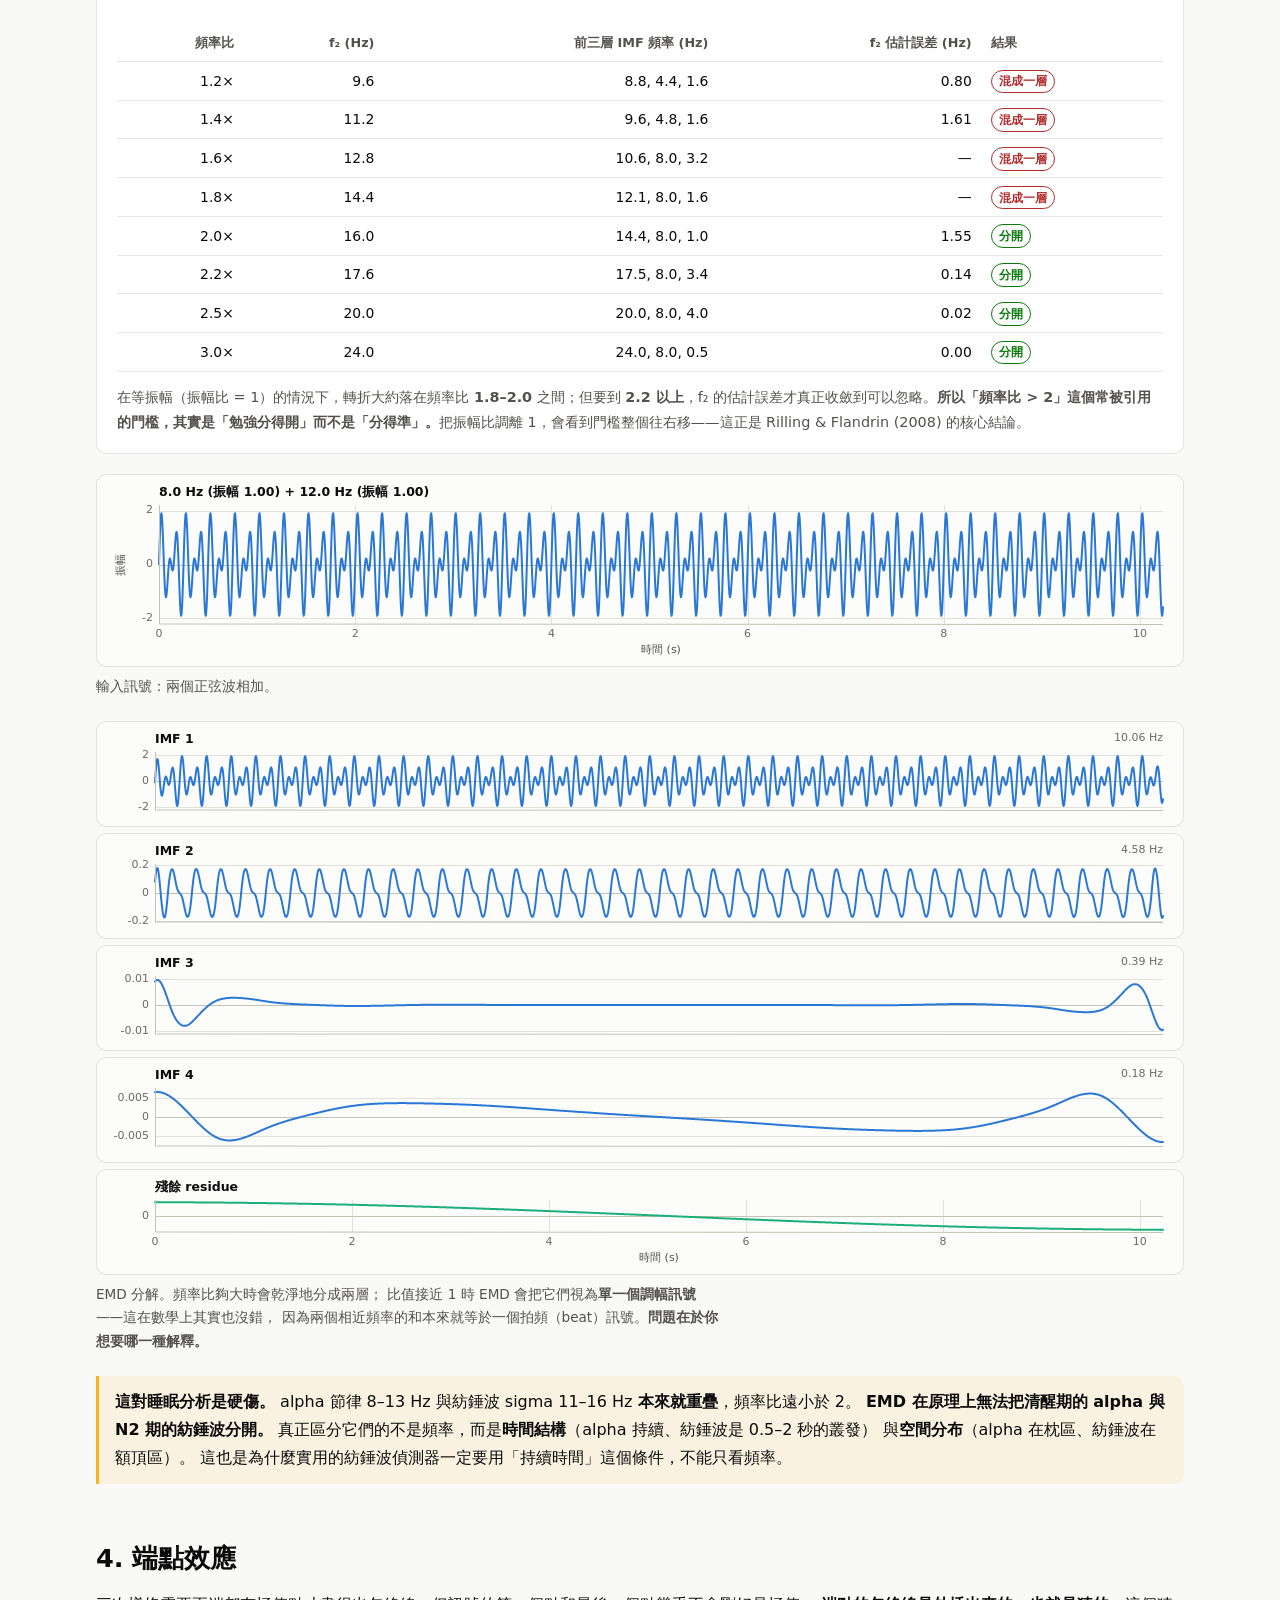
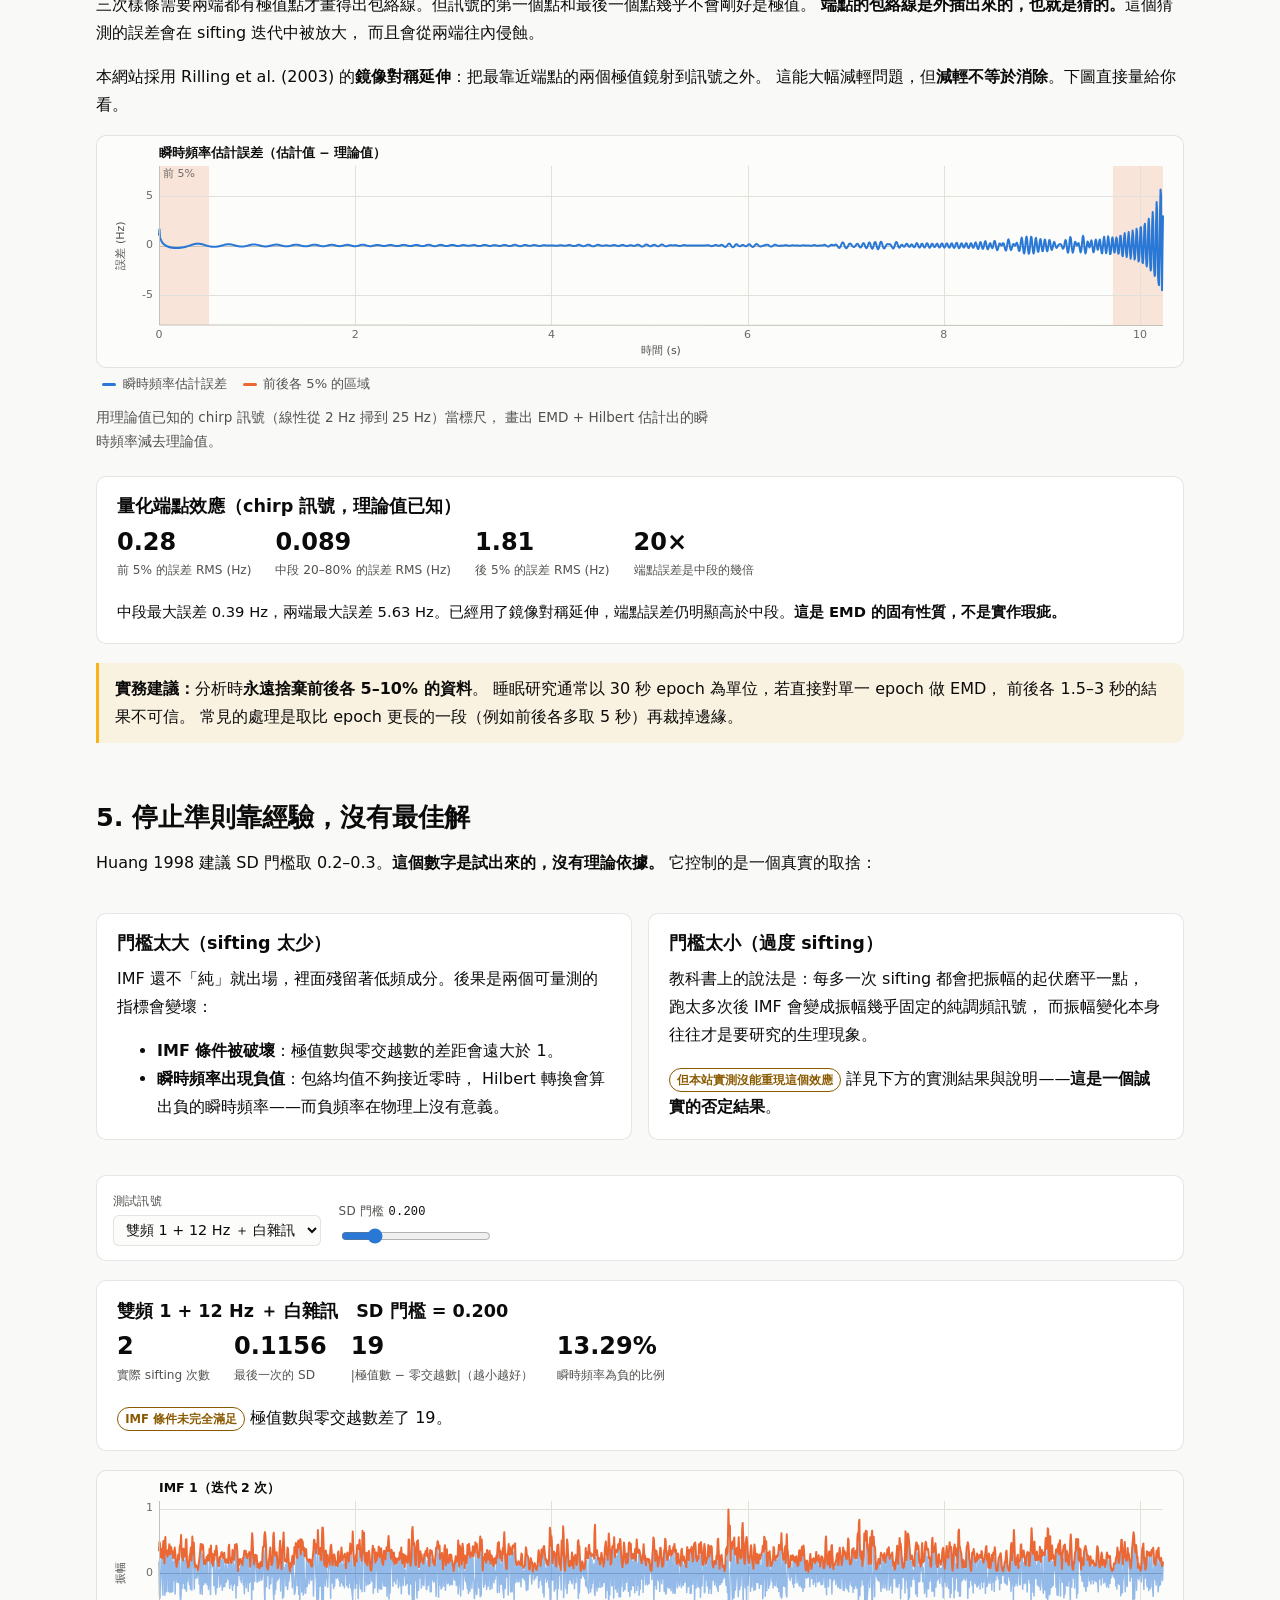
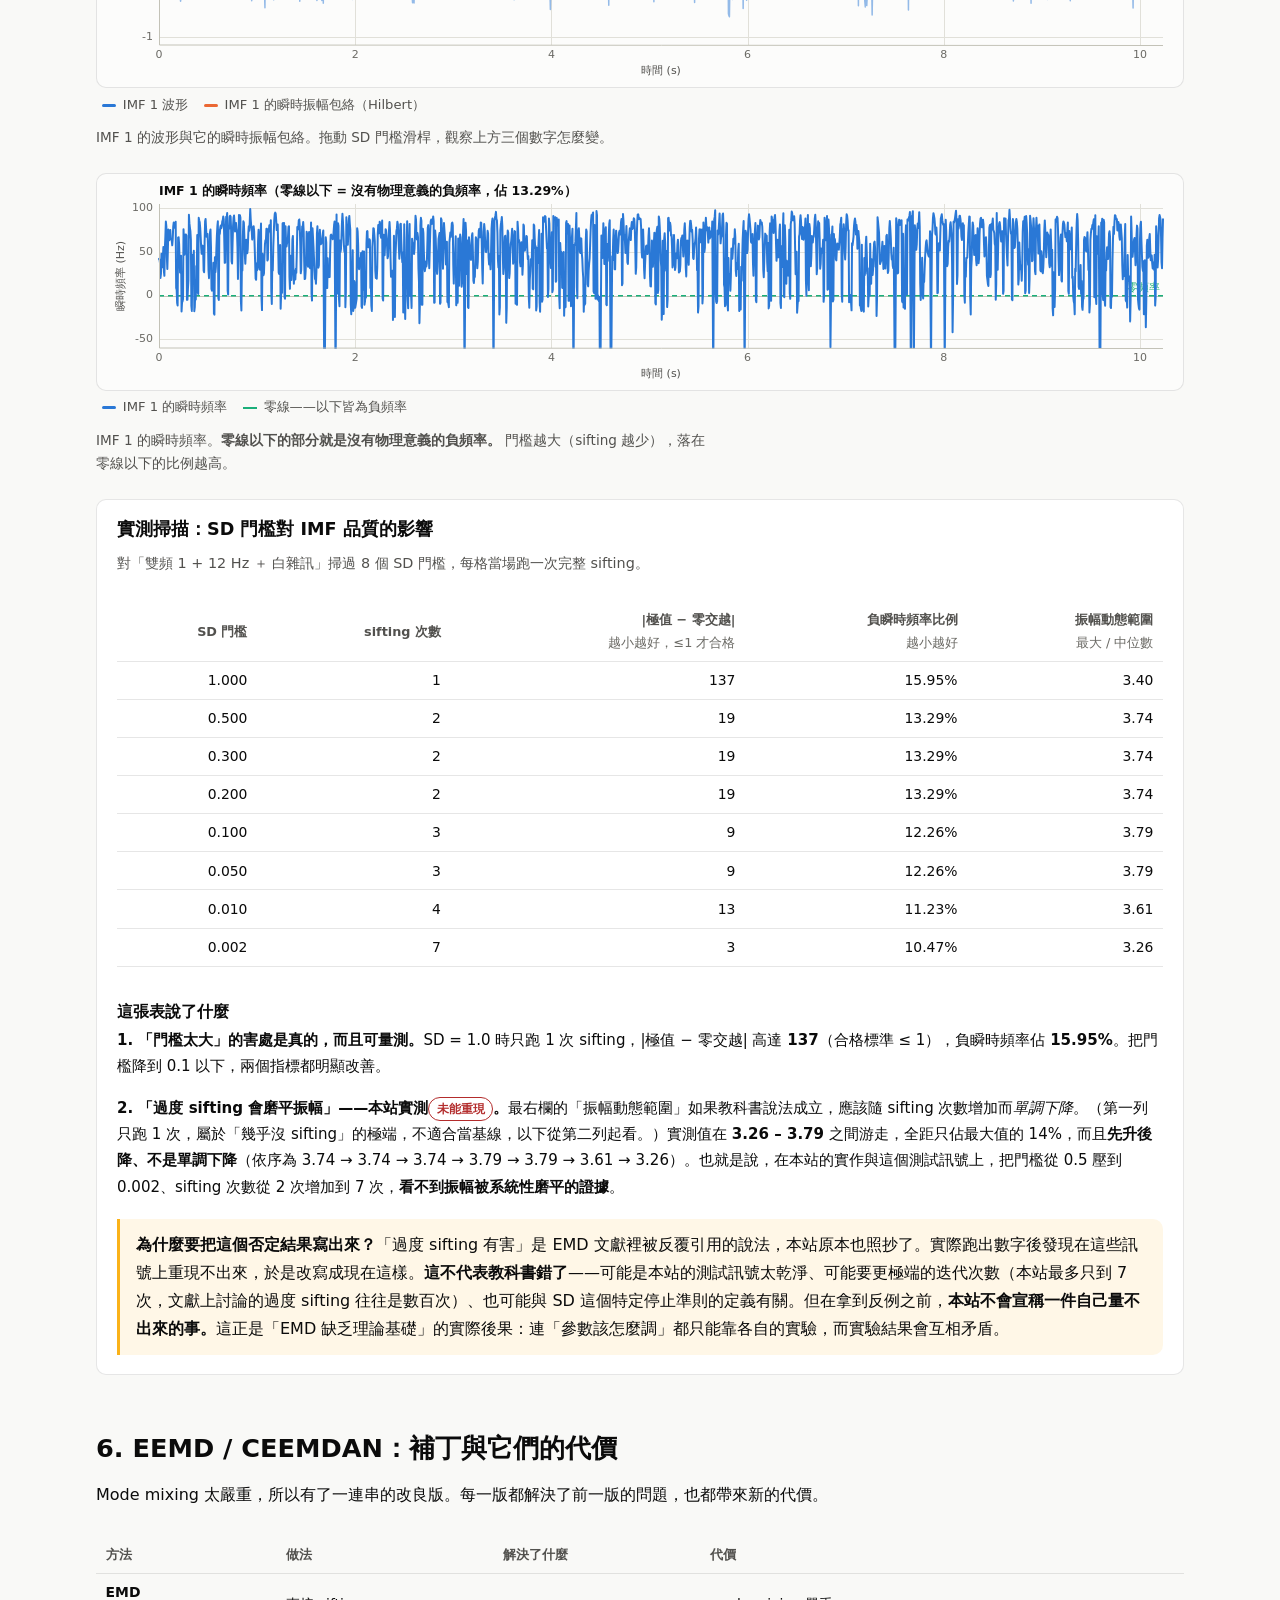
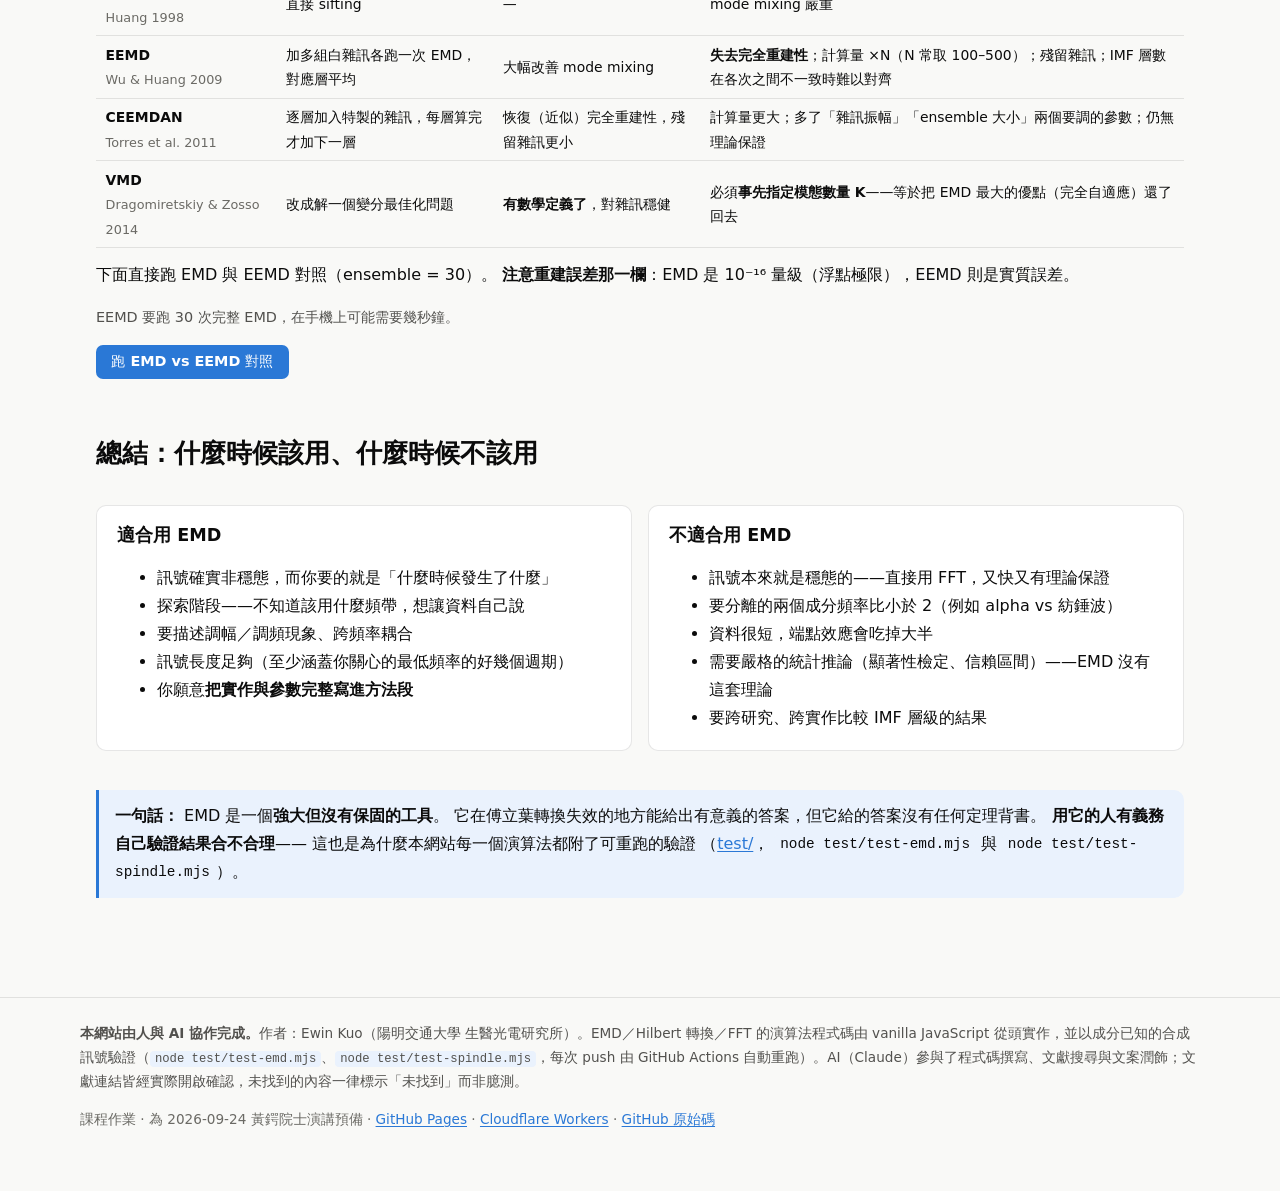
<file: limits.html>
<!DOCTYPE html>
<html lang="zh-Hant">
<head>
<meta charset="utf-8">
<meta name="viewport" content="width=device-width, initial-scale=1">
<link rel="icon" href="data:image/svg+xml,%3Csvg xmlns=%27http://www.w3.org/2000/svg%27 viewBox=%270 0 32 32%27%3E%3Crect width=%2732%27 height=%2732%27 rx=%276%27 fill=%27%231d4ed8%27/%3E%3Cpath d=%27M3 16c3-9 5-9 8 0s5 9 8 0 5-9 8 0%27 fill=%27none%27 stroke=%27%23fff%27 stroke-width=%272.6%27 stroke-linecap=%27round%27/%3E%3C/svg%3E">
<title>EMD 的極限 — EMD × 睡眠訊號互動教學</title>
<meta name="description" content="誠實面對 EMD 的已知弱點：mode mixing、端點效應、缺乏數學基礎、停止準則靠經驗、頻率解析度限制，以及 EEMD / CEEMDAN 這些補丁各自的代價。每個弱點都有可互動的現場示範。">
<link rel="stylesheet" href="css/style.css">
<script src="js/site.js"></script>
</head>
<body>
<main>

  <h1>EMD 的極限</h1>
  <p class="lead">
    前面幾頁都在講 EMD 能做什麼。這一頁講它做不到什麼——而且盡量用<strong>現場跑出來的圖</strong>證明，
    不是嘴上說說。一個方法的價值，要看它在自己失效的地方誠不誠實。
  </p>

  <div class="note">
    <p style="margin-bottom:0"><strong>為什麼要專門寫這一頁：</strong>
    EMD 在應用領域（包括睡眠）被大量使用，但它的理論地位跟傅立葉轉換差得非常遠。
    把它當成「更好的傅立葉」來用，會在特定情況下得到完全錯誤的結論。
    以下六個問題全都是<strong>原理層級</strong>的限制，不是實作沒寫好。</p>
  </div>

  <nav class="card toc" aria-label="本頁目錄">
    <strong>本頁內容</strong>
    <a href="#no-math">1. 沒有數學定義，只有演算法定義</a>
    <a href="#mode-mixing">2. Mode mixing（模態混合）— 最嚴重的問題</a>
    <a href="#resolution">3. 頻率解析度有下限</a>
    <a href="#endpoint">4. 端點效應</a>
    <a href="#stopping">5. 停止準則靠經驗，沒有最佳解</a>
    <a href="#patches">6. EEMD / CEEMDAN：補丁與它們的代價</a>
    <a href="#verdict">總結：什麼時候該用、什麼時候不該用</a>
  </nav>

  <!-- ============================================ 1 -->
  <h2 id="no-math">1. 沒有數學定義，只有演算法定義</h2>
  <p>
    傅立葉轉換有一行公式。小波轉換有母小波與可容許條件。
    <strong>EMD 沒有。</strong>「什麼是 IMF」的唯一定義方式是「跑這段虛擬碼得到的東西」。
    這件事的後果比想像中嚴重：
  </p>
  <ul>
    <li><strong>沒有唯一性。</strong>換一種樣條（三次 vs B 樣條）、換一種端點處理、換一個停止門檻，
      得到的 IMF 就不一樣。不同的 EMD 套件對同一筆資料給出不同答案是常態。</li>
    <li><strong>沒有收斂性證明。</strong>沒有定理保證 sifting 一定會停，也沒有定理說它停在哪裡。
      實務上靠「最大迭代次數」硬中止。</li>
    <li><strong>沒有誤差理論。</strong>輸入有雜訊時，IMF 的誤差有多大？沒有解析答案，只能做模擬。</li>
    <li><strong>沒有完備性 / 正交性。</strong>IMF 之間<em>近似</em>正交，但不保證正交。
      「各層能量加起來等於總能量」這件事在 EMD 上<strong>不嚴格成立</strong>。</li>
  </ul>
  <div class="note warn">
    <p style="margin-bottom:0"><strong>對睡眠研究的實際衝擊：</strong>
    如果論文 A 用 MATLAB 的某個 EMD 實作、論文 B 用 Python 的 <code>PyEMD</code>，
    兩邊的「IMF 3」不保證是同一個東西。<strong>跨論文比較 IMF 層級的結果，在方法學上是站不住的。</strong>
    這也是為什麼負責任的論文會明確寫出用的是哪個實作、哪組參數。
    （本網站的實作與參數全部公開在 <a href="https://github.com/ewinkuo1-sudo/emd-sleep-interactive/blob/main/js/emd.js">js/emd.js</a>。）</p>
  </div>

  <!-- ============================================ 2 -->
  <h2 id="mode-mixing">2. Mode mixing（模態混合）</h2>
  <p>
    這是 EMD 最著名、也最致命的問題。定義是：
    <strong>同一層 IMF 在不同時間段代表完全不同的頻率尺度</strong>，
    或者<strong>同一個頻率尺度被拆散到不同層的 IMF 裡</strong>。
  </p>
  <p>
    成因是 EMD 完全依賴局部極值。一段訊號裡只要出現一小段高頻叢發，
    那段時間的極值密度就暴增，sifting 會把它整個抓進 IMF 1；
    但叢發結束後，IMF 1 只好去抓下一個最快的成分——於是 IMF 1 的「意義」在時間軸上變了。
  </p>

  <div class="controls" role="group" aria-label="mode mixing 示範參數">
    <div class="ctrl">
      <label for="mmAmp">叢發振幅 <span class="val" id="mmAmpv">0.40</span></label>
      <input type="range" id="mmAmp" min="0" max="1.2" step="0.05" value="0.4">
    </div>
    <div class="ctrl">
      <label for="mmFreq">叢發頻率 <span class="val" id="mmFreqv">30</span> Hz</label>
      <input type="range" id="mmFreq" min="10" max="50" step="1" value="30">
    </div>
    <div class="ctrl">
      <label for="mmDur">叢發長度 <span class="val" id="mmDurv">0.50</span> s</label>
      <input type="range" id="mmDur" min="0.1" max="3" step="0.05" value="0.5">
    </div>
  </div>

  <figure class="figure">
    <div class="chart-wrap"><canvas id="mmSig" aria-label="含間歇高頻叢發的訊號"></canvas></div>
    <figcaption>基底是乾淨的 2 Hz 正弦波，中間插入一段短暫的高頻叢發（橘色區間）。
      把叢發振幅拉到 0，就是純粹的 2 Hz 訊號。</figcaption>
  </figure>

  <figure class="figure">
    <div id="mmStack"></div>
    <figcaption>EMD 分解結果。<strong>注意 IMF 1</strong>：叢發期間它是高頻，
      叢發之外它變成低振幅的雜訊或乾脆貼著零——它在不同時間代表的不是同一件事。</figcaption>
  </figure>

  <figure class="figure">
    <div class="chart-wrap"><canvas id="mmIf" aria-label="IMF 1 的瞬時頻率隨時間劇烈跳動"></canvas></div>
    <div class="legend" id="mmIfLegend"></div>
    <figcaption>把 IMF 1 的瞬時頻率畫出來，mode mixing 就無所遁形：
      頻率在叢發期間與其他時間<strong>差了一個數量級</strong>。
      如果拿「IMF 1 的平均頻率」當特徵餵給分類器，這個數字沒有物理意義。</figcaption>
  </figure>

  <div class="note crit">
    <p style="margin-bottom:0"><strong>睡眠 EEG 是 mode mixing 的重災區。</strong>
    N2 期的 <strong>K-複合波</strong>是一個接近階躍的孤立瞬變，
    <strong>紡錘波</strong>是持續 0.5–2 秒的叢發，兩者都是典型的「間歇性成分」。
    在<a href="sleep.html">睡眠應用頁</a>可以看到：被選中的那層 IMF 在紡錘波期間頻率穩定在 13 Hz 左右，
    其他時間卻亂跳到 25–35 Hz。那不是偵測器壞掉，那就是 mode mixing。
    <strong>本網站的紡錘波偵測之所以要「逐時間點」判斷而不是用整段平均，正是為了繞開這個問題。</strong></p>
  </div>

  <!-- ============================================ 3 -->
  <h2 id="resolution">3. 頻率解析度有下限</h2>
  <p>
    Rilling &amp; Flandrin (2008) 用系統性的參數掃描回答了「EMD 到底分得開多近的兩個頻率」這個問題。
    結論是：<strong>分離能力同時取決於頻率比與振幅比</strong>，粗略而言頻率比要大於約 2 才穩定，
    而且<strong>振幅差距越大，需要的頻率比越大</strong>。
  </p>

  <div class="controls" role="group" aria-label="頻率解析度示範參數">
    <div class="ctrl">
      <label for="resRatio">頻率比 f₂/f₁ <span class="val" id="resRatiov">1.50</span></label>
      <input type="range" id="resRatio" min="1.05" max="4" step="0.05" value="1.5">
    </div>
    <div class="ctrl">
      <label for="resAmp">振幅比 a₂/a₁ <span class="val" id="resAmpv">1.00</span></label>
      <input type="range" id="resAmp" min="0.1" max="2" step="0.05" value="1">
    </div>
    <div class="ctrl" style="max-width:40ch">
      <label>&nbsp;</label>
      <span style="font-size:0.8rem;color:var(--text-secondary)">
        固定 f₁ = 8 Hz。把頻率比拉到 1.5（= 12 Hz）就是 alpha 與紡錘波的真實情況。
      </span>
    </div>
  </div>

  <div class="card" id="resVerdict"></div>

  <figure class="figure">
    <div class="chart-wrap"><canvas id="resSig" aria-label="雙頻訊號"></canvas></div>
    <figcaption>輸入訊號：兩個正弦波相加。</figcaption>
  </figure>

  <figure class="figure">
    <div id="resStack"></div>
    <figcaption>EMD 分解。頻率比夠大時會乾淨地分成兩層；
      比值接近 1 時 EMD 會把它們視為<strong>單一個調幅訊號</strong>——這在數學上其實也沒錯，
      因為兩個相近頻率的和本來就等於一個拍頻（beat）訊號。<strong>問題在於你想要哪一種解釋。</strong></figcaption>
  </figure>

  <div class="note warn">
    <p style="margin-bottom:0"><strong>這對睡眠分析是硬傷。</strong>
    alpha 節律 8–13 Hz 與紡錘波 sigma 11–16 Hz <strong>本來就重疊</strong>，頻率比遠小於 2。
    <strong>EMD 在原理上無法把清醒期的 alpha 與 N2 期的紡錘波分開。</strong>
    真正區分它們的不是頻率，而是<strong>時間結構</strong>（alpha 持續、紡錘波是 0.5–2 秒的叢發）
    與<strong>空間分布</strong>（alpha 在枕區、紡錘波在額頂區）。
    這也是為什麼實用的紡錘波偵測器一定要用「持續時間」這個條件，不能只看頻率。</p>
  </div>

  <!-- ============================================ 4 -->
  <h2 id="endpoint">4. 端點效應</h2>
  <p>
    三次樣條需要兩端都有極值點才畫得出包絡線。但訊號的第一個點和最後一個點幾乎不會剛好是極值。
    <strong>端點的包絡線是外插出來的，也就是猜的。</strong>這個猜測的誤差會在 sifting 迭代中被放大，
    而且會從兩端往內侵蝕。
  </p>
  <p>
    本網站採用 Rilling et al. (2003) 的<strong>鏡像對稱延伸</strong>：把最靠近端點的兩個極值鏡射到訊號之外。
    這能大幅減輕問題，但<strong>減輕不等於消除</strong>。下圖直接量給你看。
  </p>

  <figure class="figure">
    <div class="chart-wrap"><canvas id="epIf" aria-label="chirp 瞬時頻率估計誤差隨位置的變化"></canvas></div>
    <div class="legend" id="epIfLegend"></div>
    <figcaption>用理論值已知的 chirp 訊號（線性從 2 Hz 掃到 25 Hz）當標尺，
      畫出 EMD + Hilbert 估計出的瞬時頻率減去理論值。</figcaption>
  </figure>

  <div class="card" id="epStats"></div>

  <div class="note warn">
    <p style="margin-bottom:0"><strong>實務建議：</strong>分析時<strong>永遠捨棄前後各 5–10% 的資料</strong>。
    睡眠研究通常以 30 秒 epoch 為單位，若直接對單一 epoch 做 EMD，
    前後各 1.5–3 秒的結果不可信。
    常見的處理是取比 epoch 更長的一段（例如前後各多取 5 秒）再裁掉邊緣。</p>
  </div>

  <!-- ============================================ 5 -->
  <h2 id="stopping">5. 停止準則靠經驗，沒有最佳解</h2>
  <p>
    Huang 1998 建議 SD 門檻取 0.2–0.3。<strong>這個數字是試出來的，沒有理論依據。</strong>
    它控制的是一個真實的取捨：
  </p>
  <div class="grid-2">
    <div class="card">
      <h3 style="margin-top:0">門檻太大（sifting 太少）</h3>
      <p>IMF 還不「純」就出場，裡面殘留著低頻成分。後果是兩個可量測的指標會變壞：</p>
      <ul style="margin-bottom:0">
        <li><strong>IMF 條件被破壞</strong>：極值數與零交越數的差距會遠大於 1。</li>
        <li><strong>瞬時頻率出現負值</strong>：包絡均值不夠接近零時，
          Hilbert 轉換會算出負的瞬時頻率——而負頻率在物理上沒有意義。</li>
      </ul>
    </div>
    <div class="card">
      <h3 style="margin-top:0">門檻太小（過度 sifting）</h3>
      <p>教科書上的說法是：每多一次 sifting 都會把振幅的起伏磨平一點，
        跑太多次後 IMF 會變成振幅幾乎固定的純調頻訊號，
        而振幅變化本身往往才是要研究的生理現象。</p>
      <p style="margin-bottom:0"><span class="tag warn">但本站實測沒能重現這個效應</span>
        詳見下方的實測結果與說明——<strong>這是一個誠實的否定結果</strong>。</p>
    </div>
  </div>

  <div class="controls" role="group" aria-label="停止準則示範參數">
    <div class="ctrl">
      <label for="sdSignal">測試訊號</label>
      <select id="sdSignal">
        <option value="noisy" selected>雙頻 1 + 12 Hz ＋ 白雜訊</option>
        <option value="eeg">模擬 N2 睡眠 EEG</option>
      </select>
    </div>
    <div class="ctrl">
      <label for="sdSlider">SD 門檻 <span class="val" id="sdSliderv">0.200</span></label>
      <input type="range" id="sdSlider" min="0.002" max="1.0" step="0.002" value="0.2">
    </div>
  </div>

  <div class="card" id="sdStats"></div>

  <figure class="figure">
    <div class="chart-wrap"><canvas id="sdImf" aria-label="不同 SD 門檻下 IMF 1 的波形與振幅包絡"></canvas></div>
    <div class="legend" id="sdImfLegend"></div>
    <figcaption>IMF 1 的波形與它的瞬時振幅包絡。拖動 SD 門檻滑桿，觀察上方三個數字怎麼變。</figcaption>
  </figure>

  <figure class="figure">
    <div class="chart-wrap"><canvas id="sdFreq" aria-label="不同 SD 門檻下 IMF 1 的瞬時頻率，負值區域被標出"></canvas></div>
    <div class="legend" id="sdFreqLegend"></div>
    <figcaption>IMF 1 的瞬時頻率。<strong>零線以下的部分就是沒有物理意義的負頻率。</strong>
      門檻越大（sifting 越少），落在零線以下的比例越高。</figcaption>
  </figure>

  <div class="card" id="sdSweep"></div>

  <!-- ============================================ 6 -->
  <h2 id="patches">6. EEMD / CEEMDAN：補丁與它們的代價</h2>
  <p>
    Mode mixing 太嚴重，所以有了一連串的改良版。每一版都解決了前一版的問題，也都帶來新的代價。
  </p>

  <div class="table-scroll">
  <table class="data">
    <caption class="sr-only">EMD 各改良版本的比較</caption>
    <thead><tr><th>方法</th><th>做法</th><th>解決了什麼</th><th>代價</th></tr></thead>
    <tbody>
      <tr>
        <td><strong>EMD</strong><br><span style="color:var(--text-muted);font-size:0.8rem">Huang 1998</span></td>
        <td>直接 sifting</td>
        <td>—</td>
        <td>mode mixing 嚴重</td>
      </tr>
      <tr>
        <td><strong>EEMD</strong><br><span style="color:var(--text-muted);font-size:0.8rem">Wu &amp; Huang 2009</span></td>
        <td>加多組白雜訊各跑一次 EMD，對應層平均</td>
        <td>大幅改善 mode mixing</td>
        <td><strong>失去完全重建性</strong>；計算量 ×N（N 常取 100–500）；殘留雜訊；IMF 層數在各次之間不一致時難以對齊</td>
      </tr>
      <tr>
        <td><strong>CEEMDAN</strong><br><span style="color:var(--text-muted);font-size:0.8rem">Torres et al. 2011</span></td>
        <td>逐層加入特製的雜訊，每層算完才加下一層</td>
        <td>恢復（近似）完全重建性，殘留雜訊更小</td>
        <td>計算量更大；多了「雜訊振幅」「ensemble 大小」兩個要調的參數；仍無理論保證</td>
      </tr>
      <tr>
        <td><strong>VMD</strong><br><span style="color:var(--text-muted);font-size:0.8rem">Dragomiretskiy &amp; Zosso 2014</span></td>
        <td>改成解一個變分最佳化問題</td>
        <td><strong>有數學定義了</strong>，對雜訊穩健</td>
        <td>必須<strong>事先指定模態數量 K</strong>——等於把 EMD 最大的優點（完全自適應）還了回去</td>
      </tr>
    </tbody>
  </table>
  </div>

  <p>
    下面直接跑 EMD 與 EEMD 對照（ensemble = 30）。
    <strong>注意重建誤差那一欄</strong>：EMD 是 10⁻¹⁶ 量級（浮點極限），EEMD 則是實質誤差。
  </p>
  <p style="font-size:0.9rem;color:var(--text-secondary)">
    EEMD 要跑 30 次完整 EMD，在手機上可能需要幾秒鐘。
  </p>
  <p><button class="btn primary" id="btnEemd" type="button">跑 EMD vs EEMD 對照</button></p>
  <div class="card" id="eemdResult" hidden></div>
  <figure class="figure" id="eemdFig" hidden>
    <div class="grid-2">
      <div><h3>EMD</h3><div id="eemdA"></div></div>
      <div><h3>EEMD（ensemble = 30）</h3><div id="eemdB"></div></div>
    </div>
    <figcaption>同一段間歇叢發訊號。看 IMF 1：EEMD 的版本比較「只含叢發」，
      其他時間更接近零，物理意義比較乾淨。代價寫在上面的結果卡裡。</figcaption>
  </figure>

  <!-- ============================================ 總結 -->
  <h2 id="verdict">總結：什麼時候該用、什麼時候不該用</h2>
  <div class="grid-2">
    <div class="card">
      <h3 style="margin-top:0">適合用 EMD</h3>
      <ul>
        <li>訊號確實非穩態，而你要的就是「什麼時候發生了什麼」</li>
        <li>探索階段——不知道該用什麼頻帶，想讓資料自己說</li>
        <li>要描述調幅／調頻現象、跨頻率耦合</li>
        <li>訊號長度足夠（至少涵蓋你關心的最低頻率的好幾個週期）</li>
        <li>你願意<strong>把實作與參數完整寫進方法段</strong></li>
      </ul>
    </div>
    <div class="card">
      <h3 style="margin-top:0">不適合用 EMD</h3>
      <ul>
        <li>訊號本來就是穩態的——直接用 FFT，又快又有理論保證</li>
        <li>要分離的兩個成分頻率比小於 2（例如 alpha vs 紡錘波）</li>
        <li>資料很短，端點效應會吃掉大半</li>
        <li>需要嚴格的統計推論（顯著性檢定、信賴區間）——EMD 沒有這套理論</li>
        <li>要跨研究、跨實作比較 IMF 層級的結果</li>
      </ul>
    </div>
  </div>

  <div class="note">
    <p style="margin-bottom:0"><strong>一句話：</strong>
    EMD 是一個<strong>強大但沒有保固的工具</strong>。
    它在傅立葉轉換失效的地方能給出有意義的答案，但它給的答案沒有任何定理背書。
    <strong>用它的人有義務自己驗證結果合不合理</strong>——
    這也是為什麼本網站每一個演算法都附了可重跑的驗證
    （<a href="https://github.com/ewinkuo1-sudo/emd-sleep-interactive/tree/main/test">test/</a>，
    <code>node test/test-emd.mjs</code> 與 <code>node test/test-spindle.mjs</code>）。</p>
  </div>

</main>

<script src="js/dsp.js"></script>
<script src="js/emd.js"></script>
<script src="js/signals.js"></script>
<script src="js/plot.js"></script>
<script src="js/page-limits.js"></script>
</body>
</html>
</file>
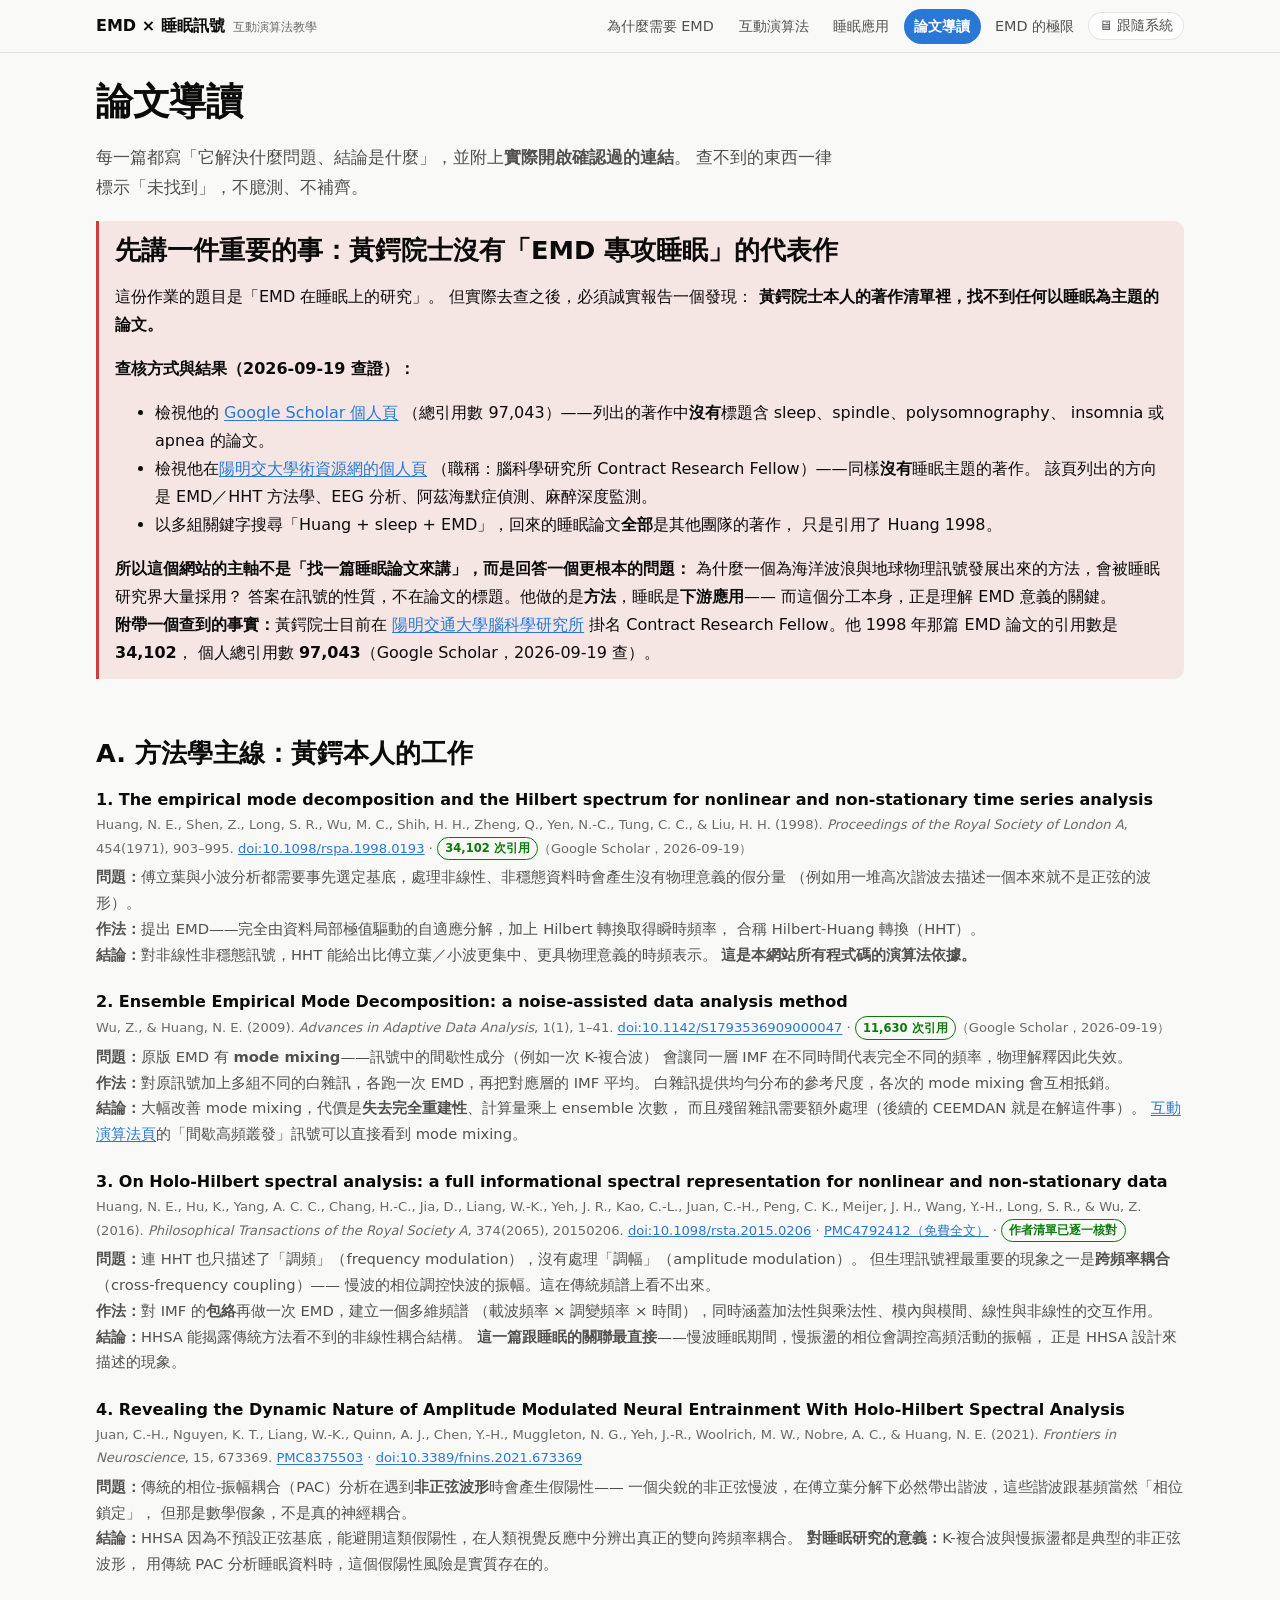
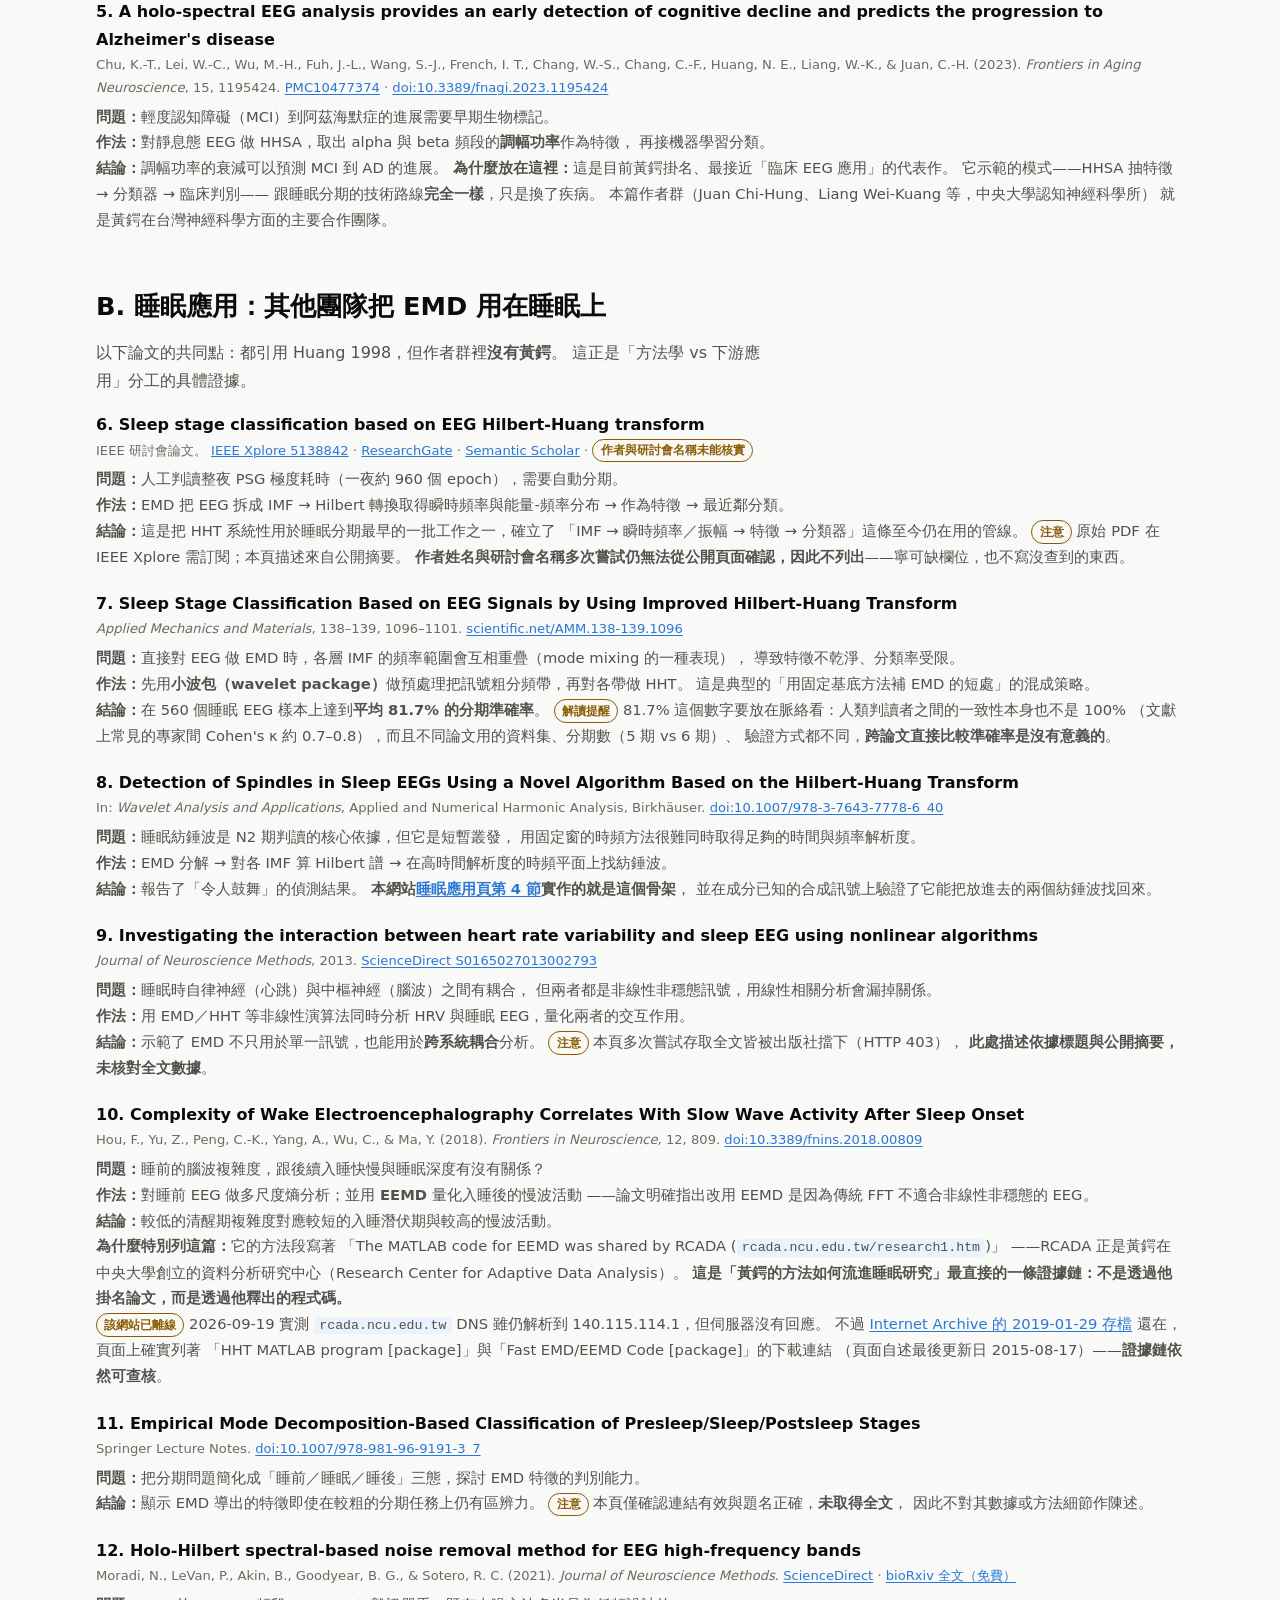
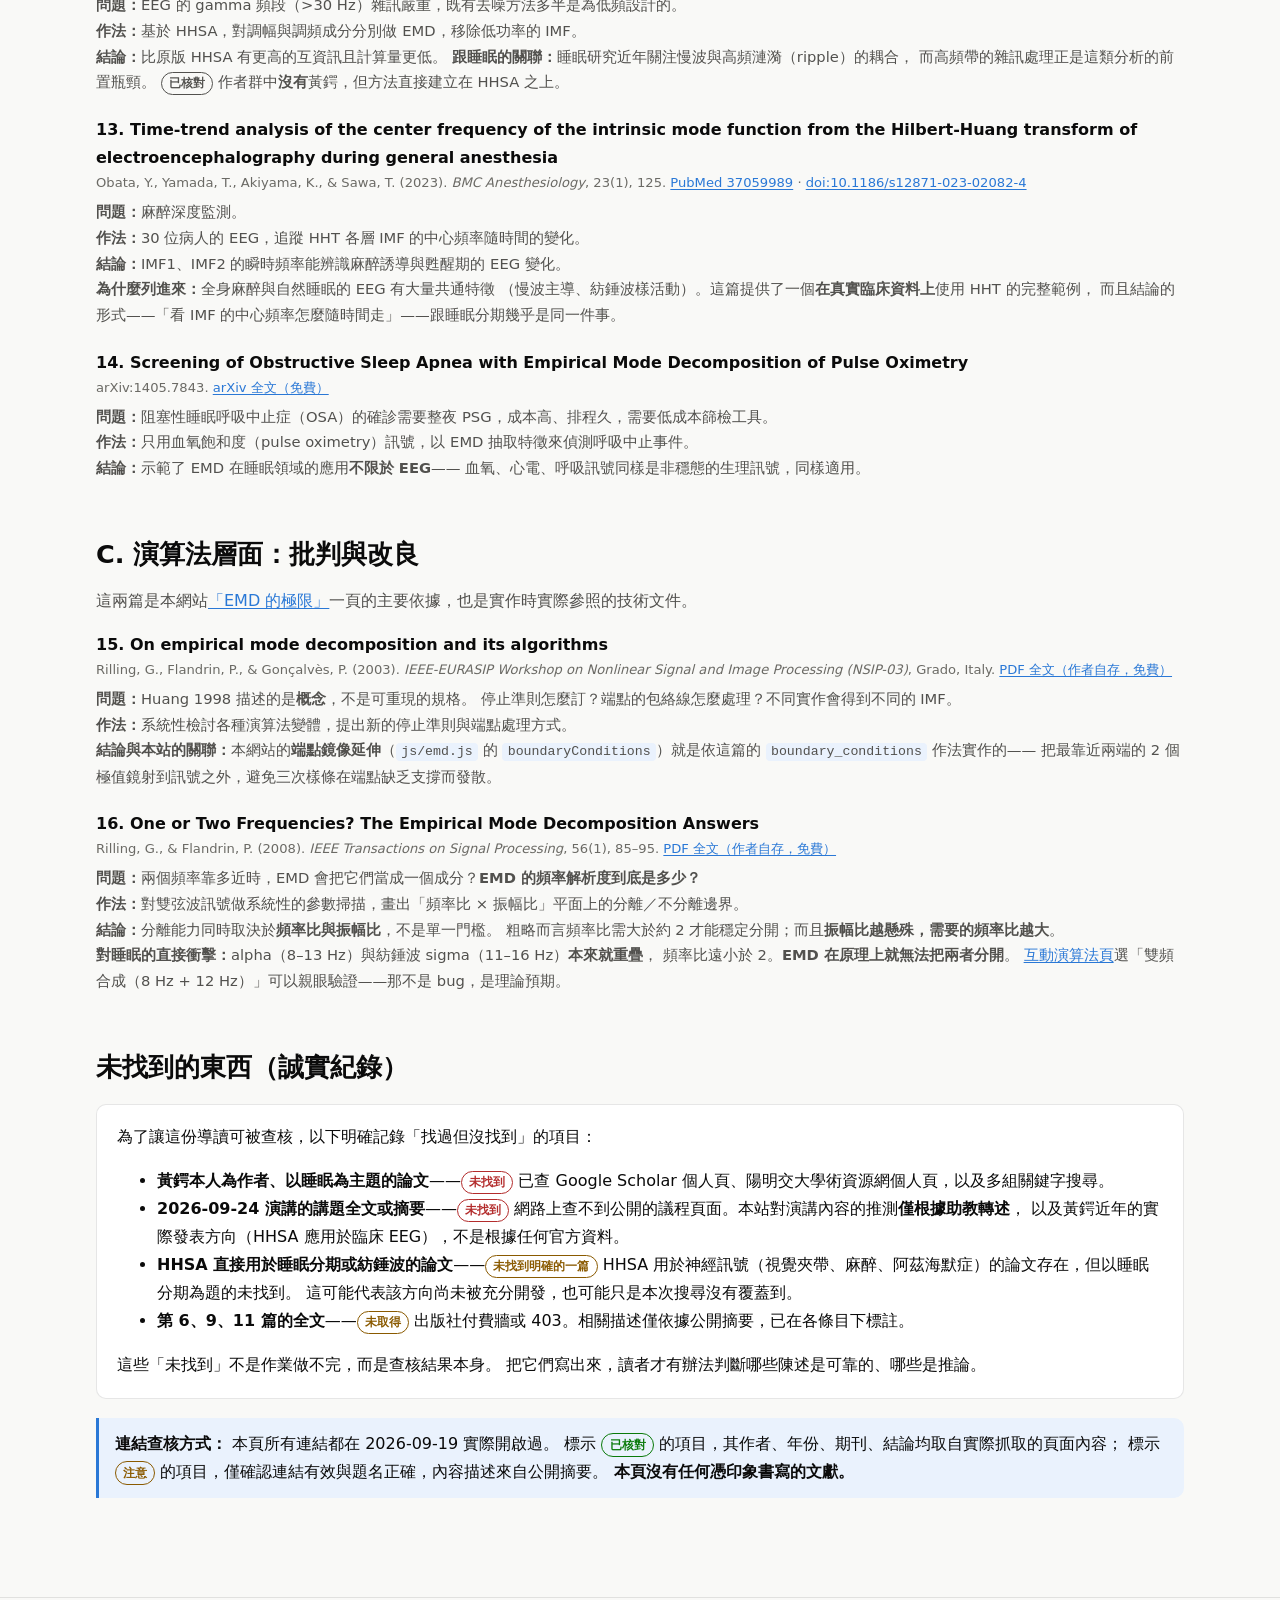
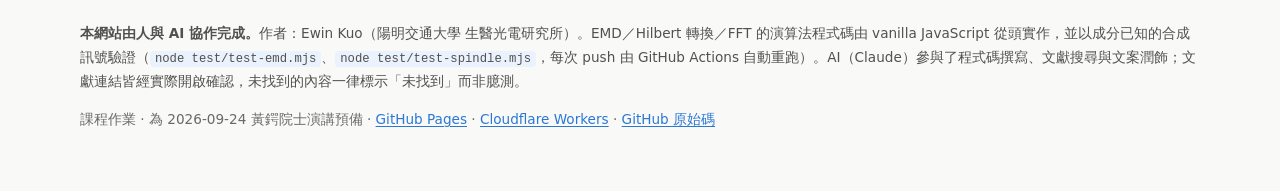
<file: papers.html>
<!DOCTYPE html>
<html lang="zh-Hant">
<head>
<meta charset="utf-8">
<meta name="viewport" content="width=device-width, initial-scale=1">
<link rel="icon" href="data:image/svg+xml,%3Csvg xmlns=%27http://www.w3.org/2000/svg%27 viewBox=%270 0 32 32%27%3E%3Crect width=%2732%27 height=%2732%27 rx=%276%27 fill=%27%231d4ed8%27/%3E%3Cpath d=%27M3 16c3-9 5-9 8 0s5 9 8 0 5-9 8 0%27 fill=%27none%27 stroke=%27%23fff%27 stroke-width=%272.6%27 stroke-linecap=%27round%27/%3E%3C/svg%3E">
<title>論文導讀 — EMD × 睡眠訊號互動教學</title>
<meta name="description" content="EMD 原始論文、EEMD、Holo-Hilbert 譜分析，以及睡眠分期、紡錘波偵測、心率變異與睡眠 EEG 交互作用的實際研究導讀，每篇附可點的真實連結。">
<link rel="stylesheet" href="css/style.css">
<script src="js/site.js"></script>
</head>
<body>
<main>

  <h1>論文導讀</h1>
  <p class="lead">
    每一篇都寫「它解決什麼問題、結論是什麼」，並附上<strong>實際開啟確認過的連結</strong>。
    查不到的東西一律標示「未找到」，不臆測、不補齊。
  </p>

  <!-- ============================================ 誠實的前提 -->
  <div class="note crit">
    <h2 style="margin-top:0">先講一件重要的事：黃鍔院士沒有「EMD 專攻睡眠」的代表作</h2>
    <p>
      這份作業的題目是「EMD 在睡眠上的研究」。
      但實際去查之後，必須誠實報告一個發現：
      <strong>黃鍔院士本人的著作清單裡，找不到任何以睡眠為主題的論文。</strong>
    </p>
    <p><strong>查核方式與結果（2026-09-19 查證）：</strong></p>
    <ul>
      <li>檢視他的 <a href="https://scholar.google.com/citations?user=ohK5A7EAAAAJ&hl=en">Google Scholar 個人頁</a>
        （總引用數 97,043）——列出的著作中<strong>沒有</strong>標題含 sleep、spindle、polysomnography、
        insomnia 或 apnea 的論文。</li>
      <li>檢視他在<a href="https://scholar.nycu.edu.tw/en/persons/norden-e-huang/">陽明交大學術資源網的個人頁</a>
        （職稱：腦科學研究所 Contract Research Fellow）——同樣<strong>沒有</strong>睡眠主題的著作。
        該頁列出的方向是 EMD／HHT 方法學、EEG 分析、阿茲海默症偵測、麻醉深度監測。</li>
      <li>以多組關鍵字搜尋「Huang + sleep + EMD」，回來的睡眠論文<strong>全部</strong>是其他團隊的著作，
        只是引用了 Huang 1998。</li>
    </ul>
    <p style="margin-bottom:0">
      <strong>所以這個網站的主軸不是「找一篇睡眠論文來講」，而是回答一個更根本的問題：</strong>
      為什麼一個為海洋波浪與地球物理訊號發展出來的方法，會被睡眠研究界大量採用？
      答案在訊號的性質，不在論文的標題。他做的是<strong>方法</strong>，睡眠是<strong>下游應用</strong>——
      而這個分工本身，正是理解 EMD 意義的關鍵。
    </p>
    <p style="margin-bottom:0">
      <strong>附帶一個查到的事實：</strong>黃鍔院士目前在
      <a href="https://scholar.nycu.edu.tw/en/persons/norden-e-huang/">陽明交通大學腦科學研究所</a>
      掛名 Contract Research Fellow。他 1998 年那篇 EMD 論文的引用數是 <strong>34,102</strong>，
      個人總引用數 <strong>97,043</strong>（Google Scholar，2026-09-19 查）。
    </p>
  </div>

  <!-- ============================================ A. 方法學 -->
  <h2 id="method">A. 方法學主線：黃鍔本人的工作</h2>

  <ul class="ref">
    <li>
      <div class="title">1. The empirical mode decomposition and the Hilbert spectrum for nonlinear and non-stationary time series analysis</div>
      <div class="meta">Huang, N. E., Shen, Z., Long, S. R., Wu, M. C., Shih, H. H., Zheng, Q., Yen, N.-C., Tung, C. C., &amp; Liu, H. H. (1998).
        <em>Proceedings of the Royal Society of London A</em>, 454(1971), 903–995.
        <a href="https://doi.org/10.1098/rspa.1998.0193">doi:10.1098/rspa.1998.0193</a>
        · <span class="tag ok">34,102 次引用</span>（Google Scholar，2026-09-19）</div>
      <div class="what">
        <strong>問題：</strong>傅立葉與小波分析都需要事先選定基底，處理非線性、非穩態資料時會產生沒有物理意義的假分量
        （例如用一堆高次諧波去描述一個本來就不是正弦的波形）。<br>
        <strong>作法：</strong>提出 EMD——完全由資料局部極值驅動的自適應分解，加上 Hilbert 轉換取得瞬時頻率，
        合稱 Hilbert-Huang 轉換（HHT）。<br>
        <strong>結論：</strong>對非線性非穩態訊號，HHT 能給出比傅立葉／小波更集中、更具物理意義的時頻表示。
        <strong>這是本網站所有程式碼的演算法依據。</strong>
      </div>
    </li>

    <li>
      <div class="title">2. Ensemble Empirical Mode Decomposition: a noise-assisted data analysis method</div>
      <div class="meta">Wu, Z., &amp; Huang, N. E. (2009).
        <em>Advances in Adaptive Data Analysis</em>, 1(1), 1–41.
        <a href="https://doi.org/10.1142/S1793536909000047">doi:10.1142/S1793536909000047</a>
        · <span class="tag ok">11,630 次引用</span>（Google Scholar，2026-09-19）</div>
      <div class="what">
        <strong>問題：</strong>原版 EMD 有 <strong>mode mixing</strong>——訊號中的間歇性成分（例如一次 K-複合波）
        會讓同一層 IMF 在不同時間代表完全不同的頻率，物理解釋因此失效。<br>
        <strong>作法：</strong>對原訊號加上多組不同的白雜訊，各跑一次 EMD，再把對應層的 IMF 平均。
        白雜訊提供均勻分布的參考尺度，各次的 mode mixing 會互相抵銷。<br>
        <strong>結論：</strong>大幅改善 mode mixing，代價是<strong>失去完全重建性</strong>、計算量乘上 ensemble 次數，
        而且殘留雜訊需要額外處理（後續的 CEEMDAN 就是在解這件事）。
        <a href="emd.html">互動演算法頁</a>的「間歇高頻叢發」訊號可以直接看到 mode mixing。
      </div>
    </li>

    <li>
      <div class="title">3. On Holo-Hilbert spectral analysis: a full informational spectral representation for nonlinear and non-stationary data</div>
      <div class="meta">Huang, N. E., Hu, K., Yang, A. C. C., Chang, H.-C., Jia, D., Liang, W.-K., Yeh, J. R., Kao, C.-L.,
        Juan, C.-H., Peng, C. K., Meijer, J. H., Wang, Y.-H., Long, S. R., &amp; Wu, Z. (2016).
        <em>Philosophical Transactions of the Royal Society A</em>, 374(2065), 20150206.
        <a href="https://doi.org/10.1098/rsta.2015.0206">doi:10.1098/rsta.2015.0206</a>
        · <a href="https://www.ncbi.nlm.nih.gov/pmc/articles/PMC4792412/">PMC4792412（免費全文）</a>
        · <span class="tag ok">作者清單已逐一核對</span></div>
      <div class="what">
        <strong>問題：</strong>連 HHT 也只描述了「調頻」（frequency modulation），沒有處理「調幅」（amplitude modulation）。
        但生理訊號裡最重要的現象之一是<strong>跨頻率耦合</strong>（cross-frequency coupling）——
        慢波的相位調控快波的振幅。這在傳統頻譜上看不出來。<br>
        <strong>作法：</strong>對 IMF 的<strong>包絡</strong>再做一次 EMD，建立一個多維頻譜
        （載波頻率 × 調變頻率 × 時間），同時涵蓋加法性與乘法性、模內與模間、線性與非線性的交互作用。<br>
        <strong>結論：</strong>HHSA 能揭露傳統方法看不到的非線性耦合結構。
        <strong>這一篇跟睡眠的關聯最直接</strong>——慢波睡眠期間，慢振盪的相位會調控高頻活動的振幅，
        正是 HHSA 設計來描述的現象。
      </div>
    </li>

    <li>
      <div class="title">4. Revealing the Dynamic Nature of Amplitude Modulated Neural Entrainment With Holo-Hilbert Spectral Analysis</div>
      <div class="meta">Juan, C.-H., Nguyen, K. T., Liang, W.-K., Quinn, A. J., Chen, Y.-H., Muggleton, N. G., Yeh, J.-R.,
        Woolrich, M. W., Nobre, A. C., &amp; Huang, N. E. (2021).
        <em>Frontiers in Neuroscience</em>, 15, 673369.
        <a href="https://pmc.ncbi.nlm.nih.gov/articles/PMC8375503/">PMC8375503</a>
        · <a href="https://doi.org/10.3389/fnins.2021.673369">doi:10.3389/fnins.2021.673369</a></div>
      <div class="what">
        <strong>問題：</strong>傳統的相位-振幅耦合（PAC）分析在遇到<strong>非正弦波形</strong>時會產生假陽性——
        一個尖銳的非正弦慢波，在傅立葉分解下必然帶出諧波，這些諧波跟基頻當然「相位鎖定」，
        但那是數學假象，不是真的神經耦合。<br>
        <strong>結論：</strong>HHSA 因為不預設正弦基底，能避開這類假陽性，在人類視覺反應中分辨出真正的雙向跨頻率耦合。
        <strong>對睡眠研究的意義：</strong>K-複合波與慢振盪都是典型的非正弦波形，
        用傳統 PAC 分析睡眠資料時，這個假陽性風險是實質存在的。
      </div>
    </li>

    <li>
      <div class="title">5. A holo-spectral EEG analysis provides an early detection of cognitive decline and predicts the progression to Alzheimer's disease</div>
      <div class="meta">Chu, K.-T., Lei, W.-C., Wu, M.-H., Fuh, J.-L., Wang, S.-J., French, I. T., Chang, W.-S., Chang, C.-F.,
        Huang, N. E., Liang, W.-K., &amp; Juan, C.-H. (2023).
        <em>Frontiers in Aging Neuroscience</em>, 15, 1195424.
        <a href="https://www.ncbi.nlm.nih.gov/pmc/articles/PMC10477374/">PMC10477374</a>
        · <a href="https://doi.org/10.3389/fnagi.2023.1195424">doi:10.3389/fnagi.2023.1195424</a></div>
      <div class="what">
        <strong>問題：</strong>輕度認知障礙（MCI）到阿茲海默症的進展需要早期生物標記。<br>
        <strong>作法：</strong>對靜息態 EEG 做 HHSA，取出 alpha 與 beta 頻段的<strong>調幅功率</strong>作為特徵，
        再接機器學習分類。<br>
        <strong>結論：</strong>調幅功率的衰減可以預測 MCI 到 AD 的進展。
        <strong>為什麼放在這裡：</strong>這是目前黃鍔掛名、最接近「臨床 EEG 應用」的代表作。
        它示範的模式——HHSA 抽特徵 → 分類器 → 臨床判別——
        跟睡眠分期的技術路線<strong>完全一樣</strong>，只是換了疾病。
        本篇作者群（Juan Chi-Hung、Liang Wei-Kuang 等，中央大學認知神經科學所）
        就是黃鍔在台灣神經科學方面的主要合作團隊。
      </div>
    </li>
  </ul>

  <!-- ============================================ B. 睡眠應用 -->
  <h2 id="sleep">B. 睡眠應用：其他團隊把 EMD 用在睡眠上</h2>
  <p class="lead" style="font-size:1rem">
    以下論文的共同點：都引用 Huang 1998，但作者群裡<strong>沒有黃鍔</strong>。
    這正是「方法學 vs 下游應用」分工的具體證據。
  </p>

  <ul class="ref">
    <li>
      <div class="title">6. Sleep stage classification based on EEG Hilbert-Huang transform</div>
      <div class="meta">IEEE 研討會論文。
        <a href="https://ieeexplore.ieee.org/document/5138842/">IEEE Xplore 5138842</a>
        · <a href="https://www.researchgate.net/publication/224546246_Sleep_stage_classification_based_on_EEG_Hilbert-Huang_transform">ResearchGate</a>
        · <a href="https://www.semanticscholar.org/paper/ff71aa1620a8daa77662f820f2c1536cda0b66c7">Semantic Scholar</a>
        · <span class="tag warn">作者與研討會名稱未能核實</span></div>
      <div class="what">
        <strong>問題：</strong>人工判讀整夜 PSG 極度耗時（一夜約 960 個 epoch），需要自動分期。<br>
        <strong>作法：</strong>EMD 把 EEG 拆成 IMF → Hilbert 轉換取得瞬時頻率與能量-頻率分布 → 作為特徵 → 最近鄰分類。<br>
        <strong>結論：</strong>這是把 HHT 系統性用於睡眠分期最早的一批工作之一，確立了
        「IMF → 瞬時頻率／振幅 → 特徵 → 分類器」這條至今仍在用的管線。
        <span class="tag warn">注意</span> 原始 PDF 在 IEEE Xplore 需訂閱；本頁描述來自公開摘要。
        <strong>作者姓名與研討會名稱多次嘗試仍無法從公開頁面確認，因此不列出</strong>——寧可缺欄位，也不寫沒查到的東西。
      </div>
    </li>

    <li>
      <div class="title">7. Sleep Stage Classification Based on EEG Signals by Using Improved Hilbert-Huang Transform</div>
      <div class="meta"><em>Applied Mechanics and Materials</em>, 138–139, 1096–1101.
        <a href="https://www.scientific.net/AMM.138-139.1096">scientific.net/AMM.138-139.1096</a></div>
      <div class="what">
        <strong>問題：</strong>直接對 EEG 做 EMD 時，各層 IMF 的頻率範圍會互相重疊（mode mixing 的一種表現），
        導致特徵不乾淨、分類率受限。<br>
        <strong>作法：</strong>先用<strong>小波包（wavelet package）</strong>做預處理把訊號粗分頻帶，再對各帶做 HHT。
        這是典型的「用固定基底方法補 EMD 的短處」的混成策略。<br>
        <strong>結論：</strong>在 560 個睡眠 EEG 樣本上達到<strong>平均 81.7% 的分期準確率</strong>。
        <span class="tag warn">解讀提醒</span> 81.7% 這個數字要放在脈絡看：人類判讀者之間的一致性本身也不是 100%
        （文獻上常見的專家間 Cohen's κ 約 0.7–0.8），而且不同論文用的資料集、分期數（5 期 vs 6 期）、
        驗證方式都不同，<strong>跨論文直接比較準確率是沒有意義的</strong>。
      </div>
    </li>

    <li>
      <div class="title">8. Detection of Spindles in Sleep EEGs Using a Novel Algorithm Based on the Hilbert-Huang Transform</div>
      <div class="meta">In: <em>Wavelet Analysis and Applications</em>, Applied and Numerical Harmonic Analysis, Birkhäuser.
        <a href="https://link.springer.com/chapter/10.1007/978-3-7643-7778-6_40">doi:10.1007/978-3-7643-7778-6_40</a></div>
      <div class="what">
        <strong>問題：</strong>睡眠紡錘波是 N2 期判讀的核心依據，但它是短暫叢發，
        用固定窗的時頻方法很難同時取得足夠的時間與頻率解析度。<br>
        <strong>作法：</strong>EMD 分解 → 對各 IMF 算 Hilbert 譜 → 在高時間解析度的時頻平面上找紡錘波。<br>
        <strong>結論：</strong>報告了「令人鼓舞」的偵測結果。
        <strong>本網站<a href="sleep.html#spindle">睡眠應用頁第 4 節</a>實作的就是這個骨架</strong>，
        並在成分已知的合成訊號上驗證了它能把放進去的兩個紡錘波找回來。
      </div>
    </li>

    <li>
      <div class="title">9. Investigating the interaction between heart rate variability and sleep EEG using nonlinear algorithms</div>
      <div class="meta"><em>Journal of Neuroscience Methods</em>, 2013.
        <a href="https://www.sciencedirect.com/science/article/abs/pii/S0165027013002793">ScienceDirect S0165027013002793</a></div>
      <div class="what">
        <strong>問題：</strong>睡眠時自律神經（心跳）與中樞神經（腦波）之間有耦合，
        但兩者都是非線性非穩態訊號，用線性相關分析會漏掉關係。<br>
        <strong>作法：</strong>用 EMD／HHT 等非線性演算法同時分析 HRV 與睡眠 EEG，量化兩者的交互作用。<br>
        <strong>結論：</strong>示範了 EMD 不只用於單一訊號，也能用於<strong>跨系統耦合</strong>分析。
        <span class="tag warn">注意</span> 本頁多次嘗試存取全文皆被出版社擋下（HTTP 403），
        <strong>此處描述依據標題與公開摘要，未核對全文數據</strong>。
      </div>
    </li>

    <li>
      <div class="title">10. Complexity of Wake Electroencephalography Correlates With Slow Wave Activity After Sleep Onset</div>
      <div class="meta">Hou, F., Yu, Z., Peng, C.-K., Yang, A., Wu, C., &amp; Ma, Y. (2018).
        <em>Frontiers in Neuroscience</em>, 12, 809.
        <a href="https://www.frontiersin.org/journals/neuroscience/articles/10.3389/fnins.2018.00809/full">doi:10.3389/fnins.2018.00809</a></div>
      <div class="what">
        <strong>問題：</strong>睡前的腦波複雜度，跟後續入睡快慢與睡眠深度有沒有關係？<br>
        <strong>作法：</strong>對睡前 EEG 做多尺度熵分析；並用 <strong>EEMD</strong> 量化入睡後的慢波活動
        ——論文明確指出改用 EEMD 是因為傳統 FFT 不適合非線性非穩態的 EEG。<br>
        <strong>結論：</strong>較低的清醒期複雜度對應較短的入睡潛伏期與較高的慢波活動。<br>
        <strong>為什麼特別列這篇：</strong>它的方法段寫著
        「The MATLAB code for EEMD was shared by RCADA (<code>rcada.ncu.edu.tw/research1.htm</code>)」
        ——RCADA 正是黃鍔在中央大學創立的資料分析研究中心（Research Center for Adaptive Data Analysis）。
        <strong>這是「黃鍔的方法如何流進睡眠研究」最直接的一條證據鏈：不是透過他掛名論文，而是透過他釋出的程式碼。</strong>
        <br>
        <span class="tag warn">該網站已離線</span>
        2026-09-19 實測 <code>rcada.ncu.edu.tw</code> DNS 雖仍解析到 140.115.114.1，但伺服器沒有回應。
        不過
        <a href="https://web.archive.org/web/20190129064758/http://rcada.ncu.edu.tw/research1.htm">Internet Archive 的 2019-01-29 存檔</a>
        還在，頁面上確實列著
        「HHT MATLAB program [package]」與「Fast EMD/EEMD Code [package]」的下載連結
        （頁面自述最後更新日 2015-08-17）——<strong>證據鏈依然可查核</strong>。
      </div>
    </li>

    <li>
      <div class="title">11. Empirical Mode Decomposition-Based Classification of Presleep/Sleep/Postsleep Stages</div>
      <div class="meta">Springer Lecture Notes.
        <a href="https://link.springer.com/chapter/10.1007/978-981-96-9191-3_7">doi:10.1007/978-981-96-9191-3_7</a></div>
      <div class="what">
        <strong>問題：</strong>把分期問題簡化成「睡前／睡眠／睡後」三態，探討 EMD 特徵的判別能力。<br>
        <strong>結論：</strong>顯示 EMD 導出的特徵即使在較粗的分期任務上仍有區辨力。
        <span class="tag warn">注意</span> 本頁僅確認連結有效與題名正確，<strong>未取得全文</strong>，
        因此不對其數據或方法細節作陳述。
      </div>
    </li>

    <li>
      <div class="title">12. Holo-Hilbert spectral-based noise removal method for EEG high-frequency bands</div>
      <div class="meta">Moradi, N., LeVan, P., Akin, B., Goodyear, B. G., &amp; Sotero, R. C. (2021).
        <em>Journal of Neuroscience Methods</em>.
        <a href="https://www.sciencedirect.com/science/article/abs/pii/S0165027021004052">ScienceDirect</a>
        · <a href="https://www.biorxiv.org/content/10.1101/2021.04.28.440961v2.full">bioRxiv 全文（免費）</a></div>
      <div class="what">
        <strong>問題：</strong>EEG 的 gamma 頻段（&gt;30 Hz）雜訊嚴重，既有去噪方法多半是為低頻設計的。<br>
        <strong>作法：</strong>基於 HHSA，對調幅與調頻成分分別做 EMD，移除低功率的 IMF。<br>
        <strong>結論：</strong>比原版 HHSA 有更高的互資訊且計算量更低。
        <strong>跟睡眠的關聯：</strong>睡眠研究近年關注慢波與高頻漣漪（ripple）的耦合，
        而高頻帶的雜訊處理正是這類分析的前置瓶頸。
        <span class="tag">已核對</span> 作者群中<strong>沒有</strong>黃鍔，但方法直接建立在 HHSA 之上。
      </div>
    </li>

    <li>
      <div class="title">13. Time-trend analysis of the center frequency of the intrinsic mode function from the Hilbert-Huang transform of electroencephalography during general anesthesia</div>
      <div class="meta">Obata, Y., Yamada, T., Akiyama, K., &amp; Sawa, T. (2023).
        <em>BMC Anesthesiology</em>, 23(1), 125.
        <a href="https://pubmed.ncbi.nlm.nih.gov/37059989/">PubMed 37059989</a>
        · <a href="https://doi.org/10.1186/s12871-023-02082-4">doi:10.1186/s12871-023-02082-4</a></div>
      <div class="what">
        <strong>問題：</strong>麻醉深度監測。<br>
        <strong>作法：</strong>30 位病人的 EEG，追蹤 HHT 各層 IMF 的中心頻率隨時間的變化。<br>
        <strong>結論：</strong>IMF1、IMF2 的瞬時頻率能辨識麻醉誘導與甦醒期的 EEG 變化。<br>
        <strong>為什麼列進來：</strong>全身麻醉與自然睡眠的 EEG 有大量共通特徵
        （慢波主導、紡錘波樣活動）。這篇提供了一個<strong>在真實臨床資料上</strong>使用 HHT 的完整範例，
        而且結論的形式——「看 IMF 的中心頻率怎麼隨時間走」——跟睡眠分期幾乎是同一件事。
      </div>
    </li>

    <li>
      <div class="title">14. Screening of Obstructive Sleep Apnea with Empirical Mode Decomposition of Pulse Oximetry</div>
      <div class="meta">arXiv:1405.7843.
        <a href="https://arxiv.org/pdf/1405.7843">arXiv 全文（免費）</a></div>
      <div class="what">
        <strong>問題：</strong>阻塞性睡眠呼吸中止症（OSA）的確診需要整夜 PSG，成本高、排程久，需要低成本篩檢工具。<br>
        <strong>作法：</strong>只用血氧飽和度（pulse oximetry）訊號，以 EMD 抽取特徵來偵測呼吸中止事件。<br>
        <strong>結論：</strong>示範了 EMD 在睡眠領域的應用<strong>不限於 EEG</strong>——
        血氧、心電、呼吸訊號同樣是非穩態的生理訊號，同樣適用。
      </div>
    </li>
  </ul>

  <!-- ============================================ C. 演算法批判 -->
  <h2 id="critique">C. 演算法層面：批判與改良</h2>
  <p class="lead" style="font-size:1rem">
    這兩篇是本網站<a href="limits.html">「EMD 的極限」</a>一頁的主要依據，也是實作時實際參照的技術文件。
  </p>

  <ul class="ref">
    <li>
      <div class="title">15. On empirical mode decomposition and its algorithms</div>
      <div class="meta">Rilling, G., Flandrin, P., &amp; Gonçalvès, P. (2003).
        <em>IEEE-EURASIP Workshop on Nonlinear Signal and Image Processing (NSIP-03)</em>, Grado, Italy.
        <a href="https://perso.ens-lyon.fr/patrick.flandrin/NSIP03.pdf">PDF 全文（作者自存，免費）</a></div>
      <div class="what">
        <strong>問題：</strong>Huang 1998 描述的是<strong>概念</strong>，不是可重現的規格。
        停止準則怎麼訂？端點的包絡線怎麼處理？不同實作會得到不同的 IMF。<br>
        <strong>作法：</strong>系統性檢討各種演算法變體，提出新的停止準則與端點處理方式。<br>
        <strong>結論與本站的關聯：</strong>本網站的<strong>端點鏡像延伸</strong>（<code>js/emd.js</code> 的
        <code>boundaryConditions</code>）就是依這篇的 <code>boundary_conditions</code> 作法實作的——
        把最靠近兩端的 2 個極值鏡射到訊號之外，避免三次樣條在端點缺乏支撐而發散。
      </div>
    </li>

    <li>
      <div class="title">16. One or Two Frequencies? The Empirical Mode Decomposition Answers</div>
      <div class="meta">Rilling, G., &amp; Flandrin, P. (2008).
        <em>IEEE Transactions on Signal Processing</em>, 56(1), 85–95.
        <a href="https://perso.ens-lyon.fr/patrick.flandrin/04359551.pdf">PDF 全文（作者自存，免費）</a></div>
      <div class="what">
        <strong>問題：</strong>兩個頻率靠多近時，EMD 會把它們當成一個成分？<strong>EMD 的頻率解析度到底是多少？</strong><br>
        <strong>作法：</strong>對雙弦波訊號做系統性的參數掃描，畫出「頻率比 × 振幅比」平面上的分離／不分離邊界。<br>
        <strong>結論：</strong>分離能力同時取決於<strong>頻率比與振幅比</strong>，不是單一門檻。
        粗略而言頻率比需大於約 2 才能穩定分開；而且<strong>振幅比越懸殊，需要的頻率比越大</strong>。<br>
        <strong>對睡眠的直接衝擊：</strong>alpha（8–13 Hz）與紡錘波 sigma（11–16 Hz）<strong>本來就重疊</strong>，
        頻率比遠小於 2。<strong>EMD 在原理上就無法把兩者分開</strong>。
        <a href="emd.html">互動演算法頁</a>選「雙頻合成（8 Hz + 12 Hz）」可以親眼驗證——那不是 bug，是理論預期。
      </div>
    </li>
  </ul>

  <!-- ============================================ 未找到 -->
  <h2 id="notfound">未找到的東西（誠實紀錄）</h2>
  <div class="card">
    <p>為了讓這份導讀可被查核，以下明確記錄「找過但沒找到」的項目：</p>
    <ul>
      <li><strong>黃鍔本人為作者、以睡眠為主題的論文</strong>——<span class="tag bad">未找到</span>
        已查 Google Scholar 個人頁、陽明交大學術資源網個人頁，以及多組關鍵字搜尋。</li>
      <li><strong>2026-09-24 演講的講題全文或摘要</strong>——<span class="tag bad">未找到</span>
        網路上查不到公開的議程頁面。本站對演講內容的推測<strong>僅根據助教轉述</strong>，
        以及黃鍔近年的實際發表方向（HHSA 應用於臨床 EEG），不是根據任何官方資料。</li>
      <li><strong>HHSA 直接用於睡眠分期或紡錘波的論文</strong>——<span class="tag warn">未找到明確的一篇</span>
        HHSA 用於神經訊號（視覺夾帶、麻醉、阿茲海默症）的論文存在，但以睡眠分期為題的未找到。
        這可能代表該方向尚未被充分開發，也可能只是本次搜尋沒有覆蓋到。</li>
      <li><strong>第 6、9、11 篇的全文</strong>——<span class="tag warn">未取得</span>
        出版社付費牆或 403。相關描述僅依據公開摘要，已在各條目下標註。</li>
    </ul>
    <p style="margin-bottom:0">
      這些「未找到」不是作業做不完，而是查核結果本身。
      把它們寫出來，讀者才有辦法判斷哪些陳述是可靠的、哪些是推論。
    </p>
  </div>

  <div class="note">
    <p style="margin-bottom:0"><strong>連結查核方式：</strong>
    本頁所有連結都在 2026-09-19 實際開啟過。
    標示 <span class="tag ok">已核對</span> 的項目，其作者、年份、期刊、結論均取自實際抓取的頁面內容；
    標示 <span class="tag warn">注意</span> 的項目，僅確認連結有效與題名正確，內容描述來自公開摘要。
    <strong>本頁沒有任何憑印象書寫的文獻。</strong></p>
  </div>

</main>
</body>
</html>
</file>
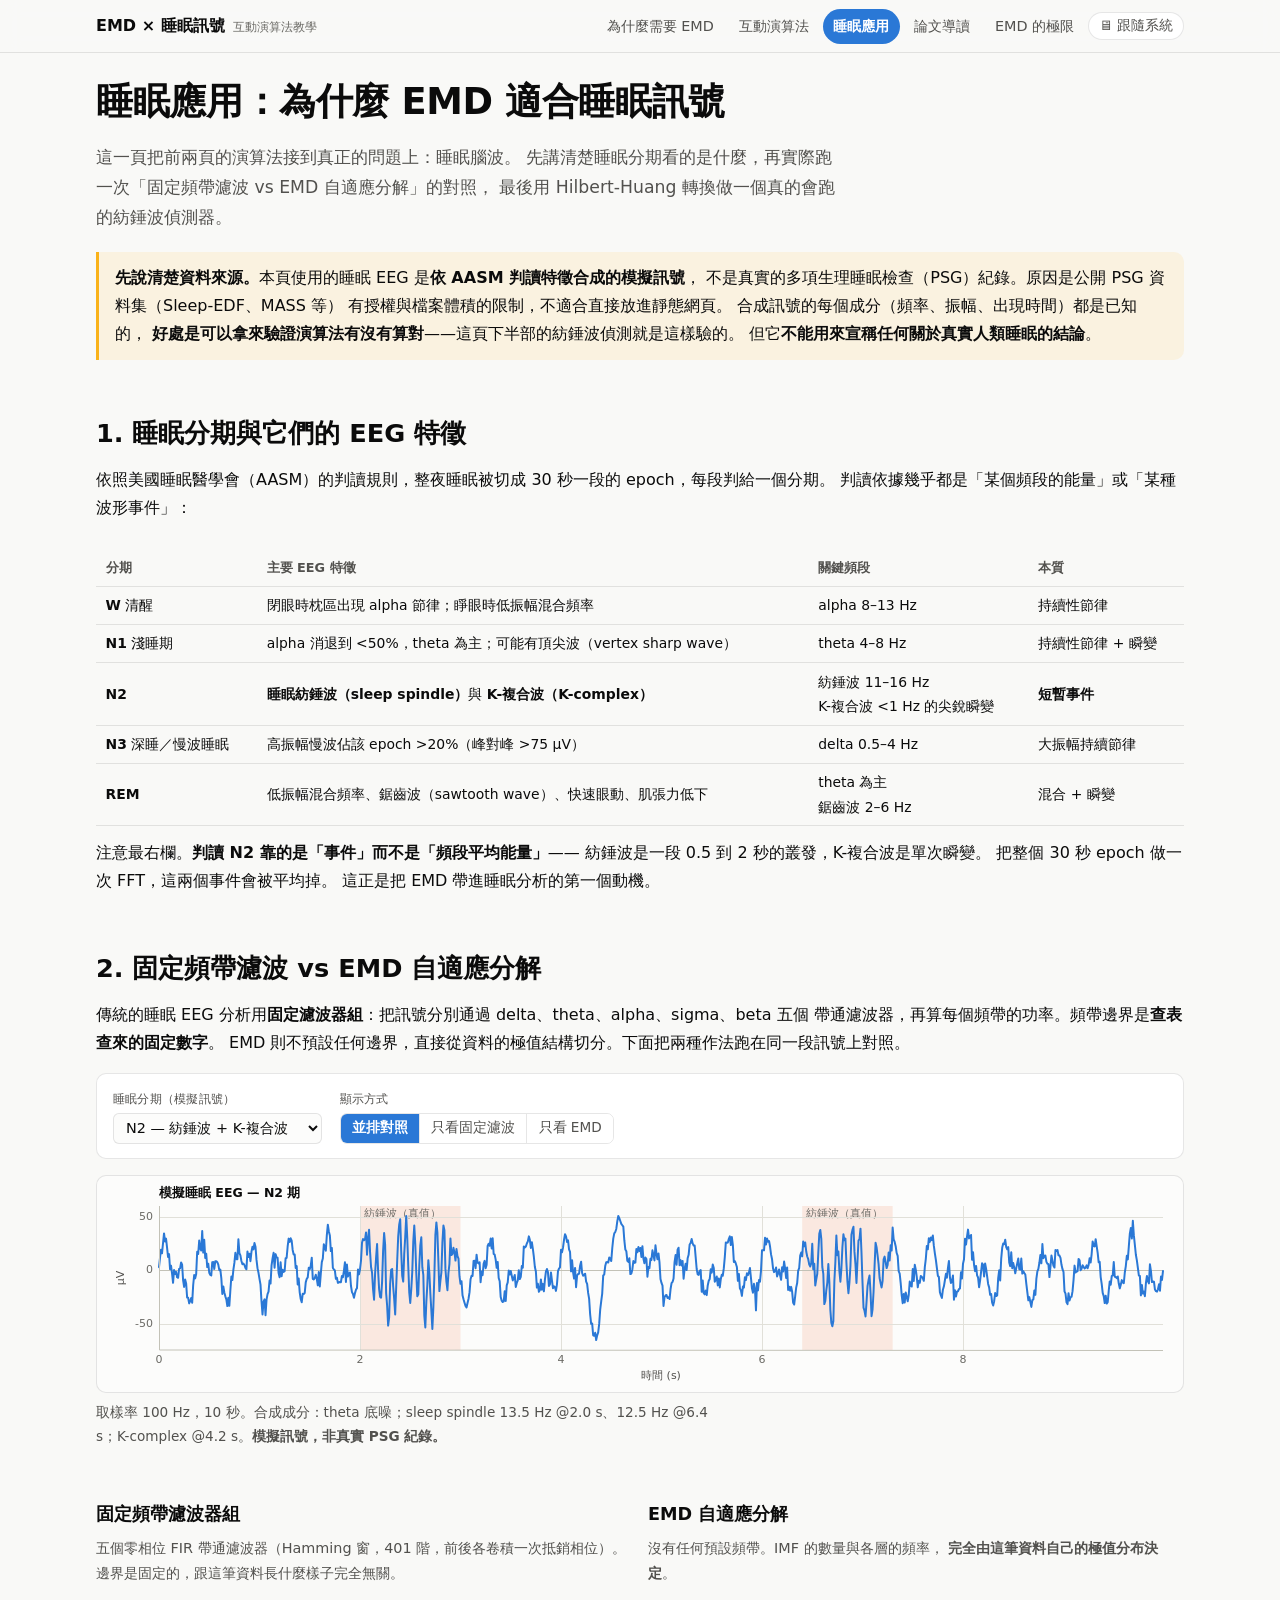
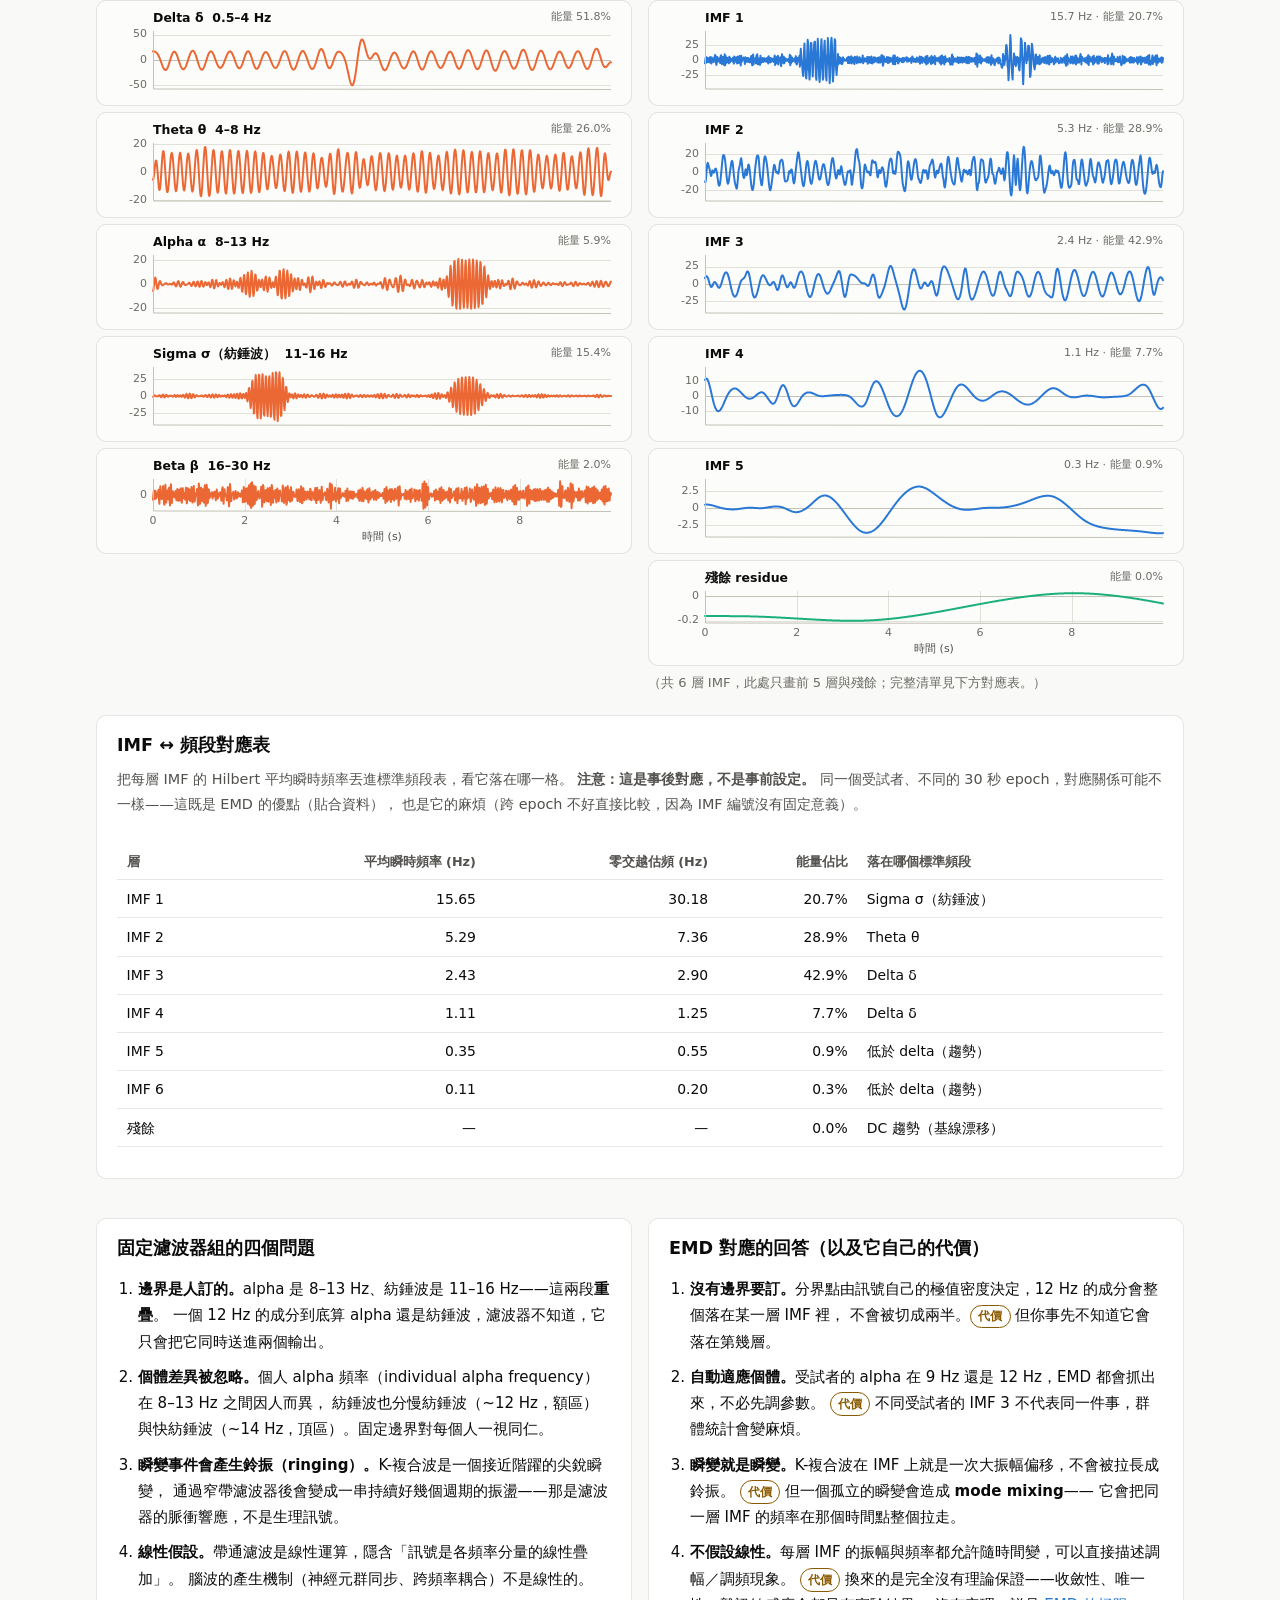
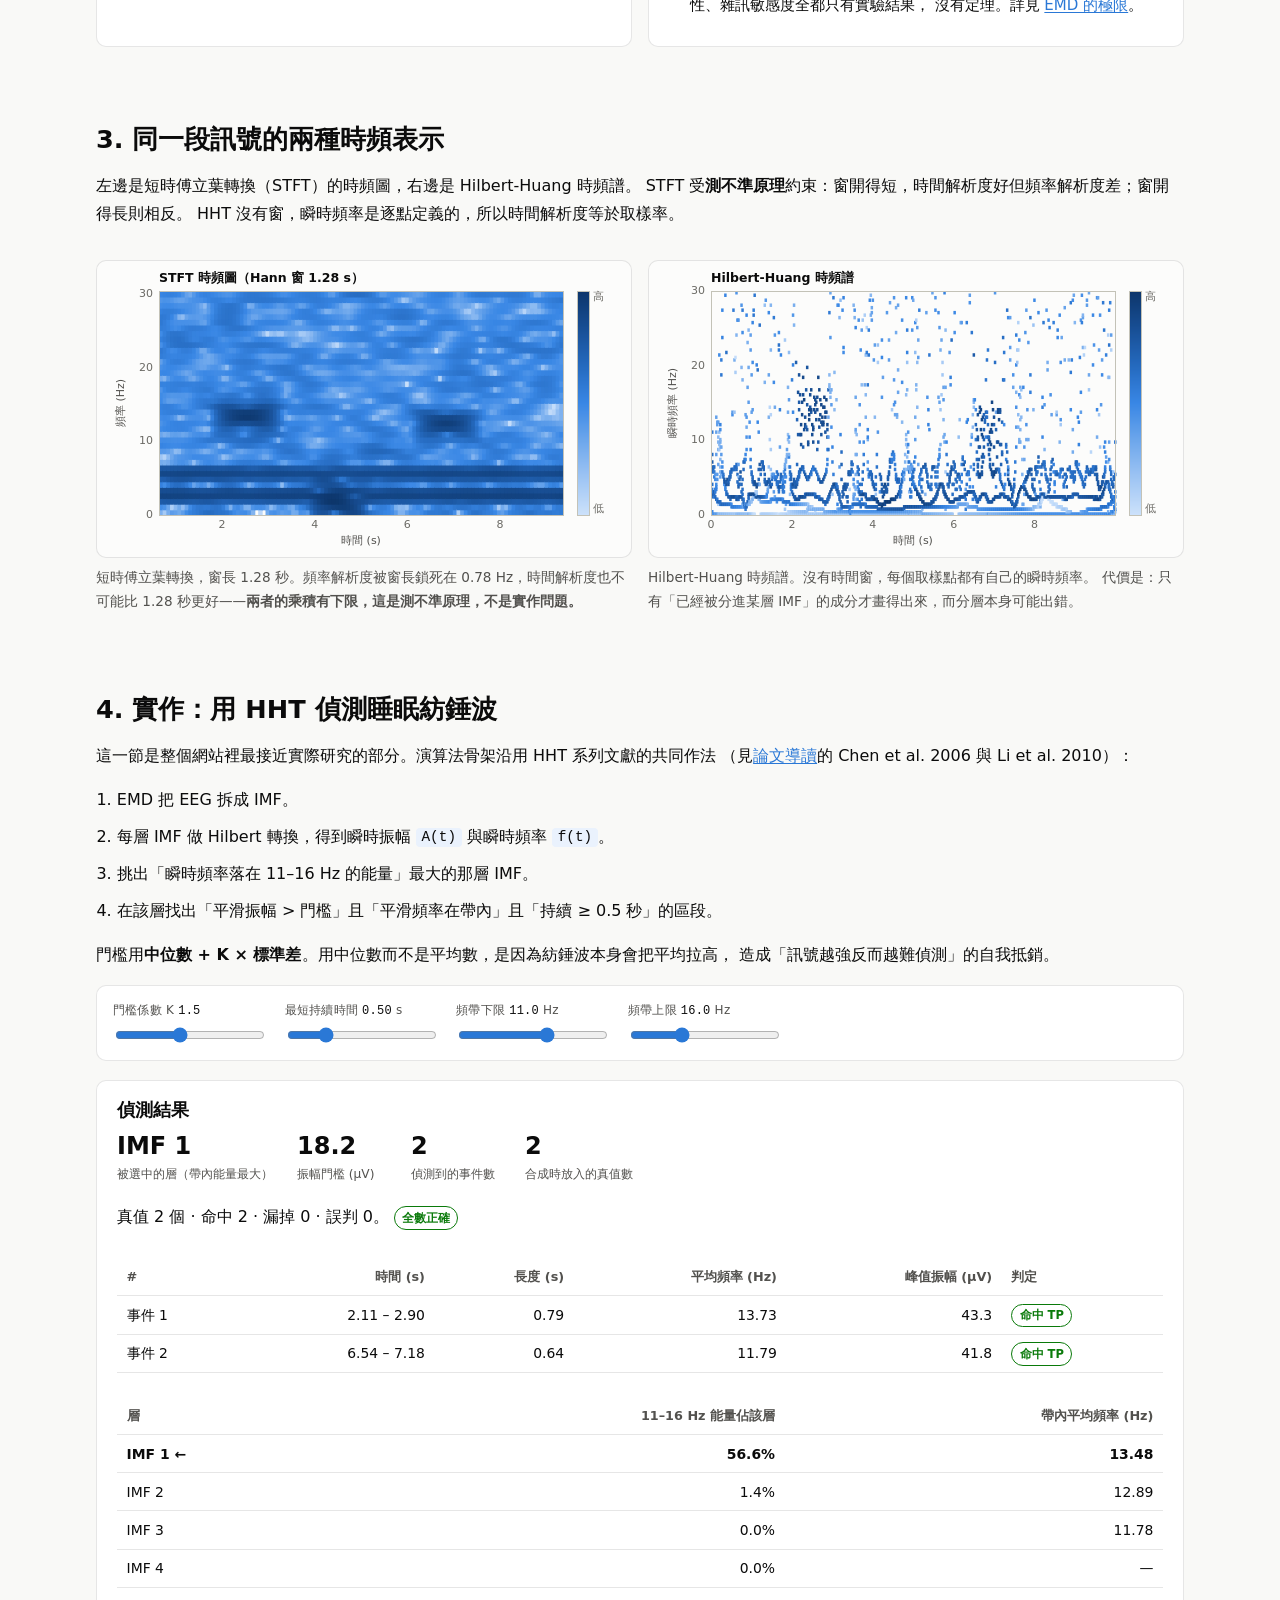
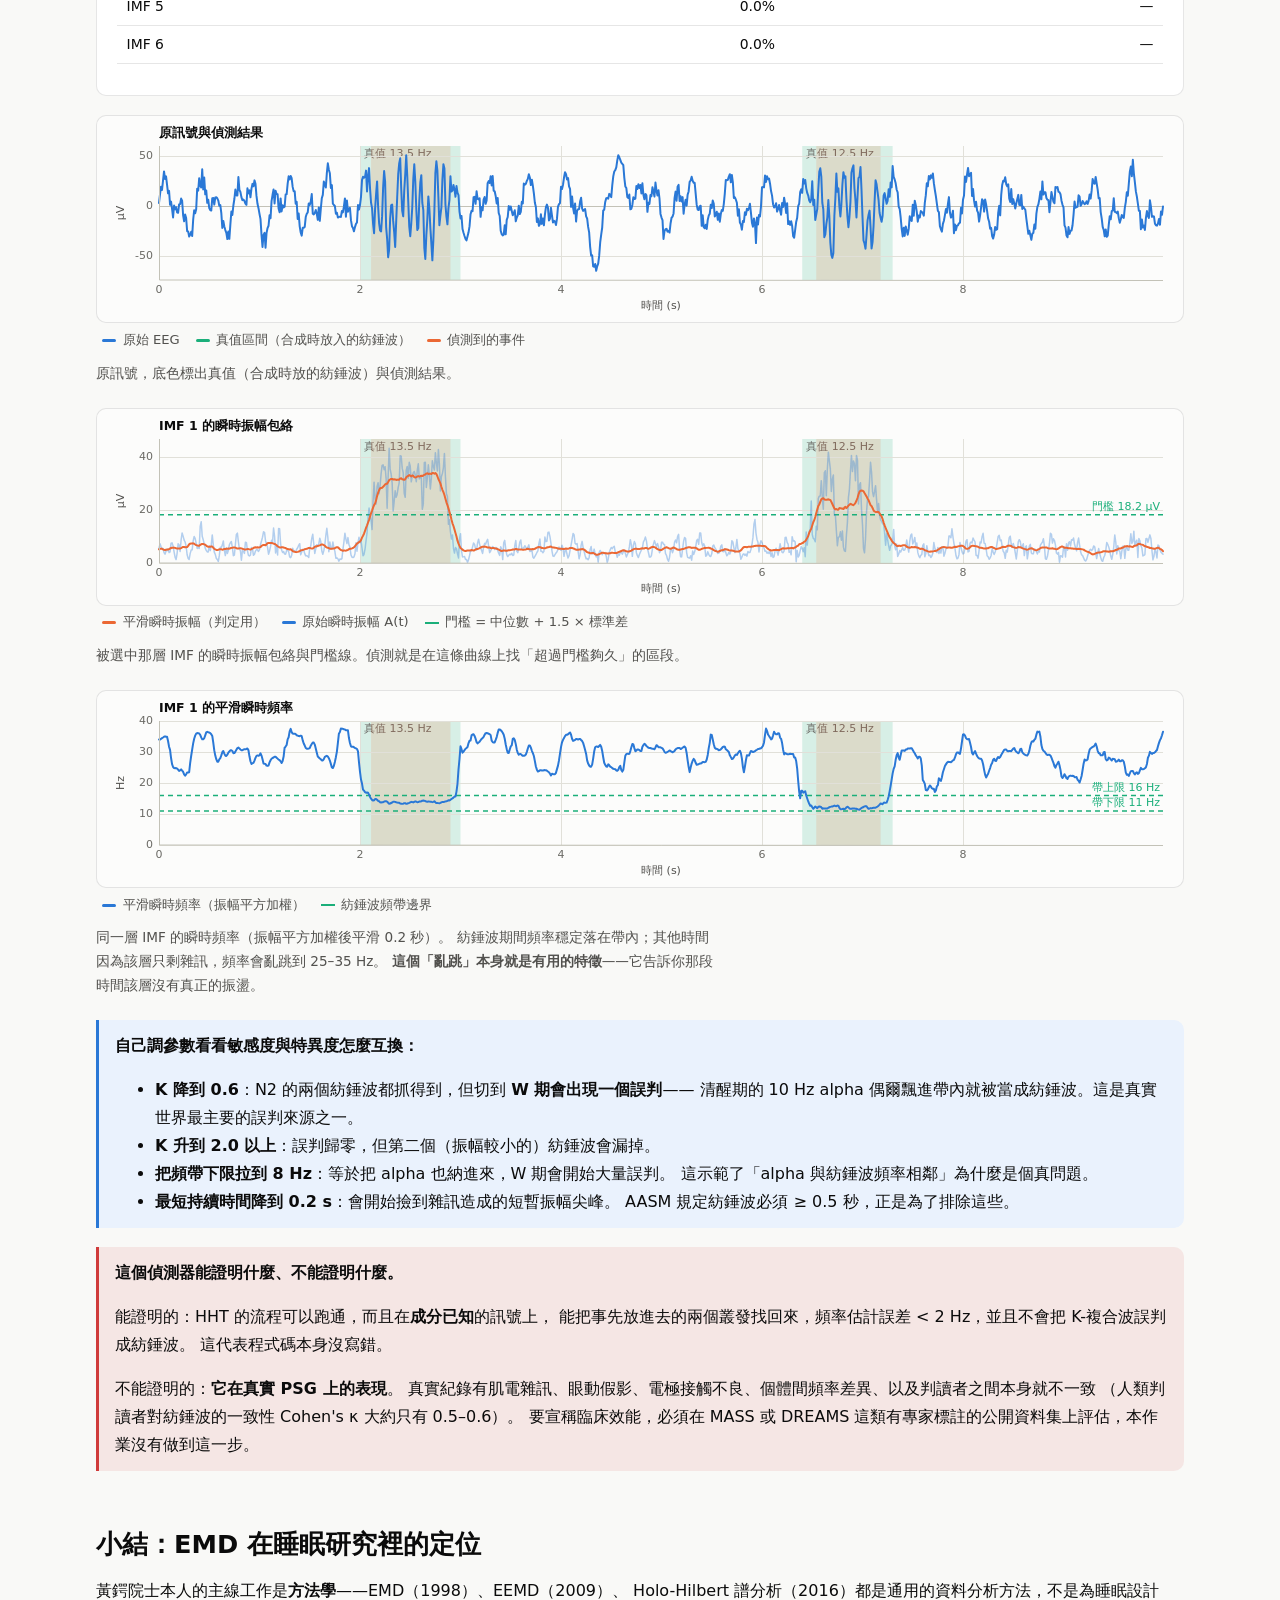
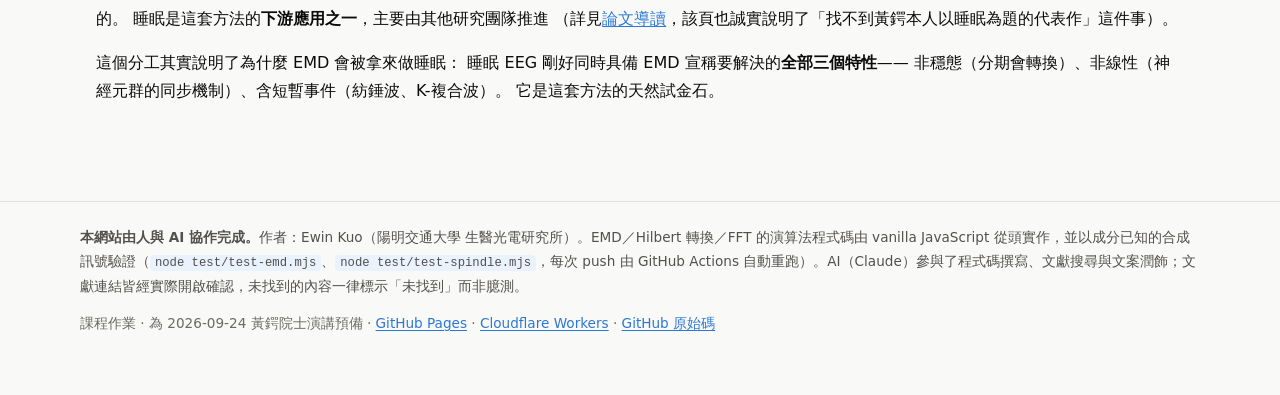
<file: sleep.html>
<!DOCTYPE html>
<html lang="zh-Hant">
<head>
<meta charset="utf-8">
<meta name="viewport" content="width=device-width, initial-scale=1">
<link rel="icon" href="data:image/svg+xml,%3Csvg xmlns=%27http://www.w3.org/2000/svg%27 viewBox=%270 0 32 32%27%3E%3Crect width=%2732%27 height=%2732%27 rx=%276%27 fill=%27%231d4ed8%27/%3E%3Cpath d=%27M3 16c3-9 5-9 8 0s5 9 8 0 5-9 8 0%27 fill=%27none%27 stroke=%27%23fff%27 stroke-width=%272.6%27 stroke-linecap=%27round%27/%3E%3C/svg%3E">
<title>睡眠應用：IMF 與睡眠分期頻段 — EMD × 睡眠訊號互動教學</title>
<meta name="description" content="把 EMD 拆出的 IMF 對應到睡眠分期的 EEG 頻段（delta、theta、alpha、紡錘波、K-複合波），並實際比較固定頻帶濾波與 EMD 自適應分解的差別。">
<link rel="stylesheet" href="css/style.css">
<script src="js/site.js"></script>
</head>
<body>
<main>

  <h1>睡眠應用：為什麼 EMD 適合睡眠訊號</h1>
  <p class="lead">
    這一頁把前兩頁的演算法接到真正的問題上：睡眠腦波。
    先講清楚睡眠分期看的是什麼，再實際跑一次「固定頻帶濾波 vs EMD 自適應分解」的對照，
    最後用 Hilbert-Huang 轉換做一個真的會跑的紡錘波偵測器。
  </p>

  <div class="note warn">
    <p><strong>先說清楚資料來源。</strong>本頁使用的睡眠 EEG 是<strong>依 AASM 判讀特徵合成的模擬訊號</strong>，
    不是真實的多項生理睡眠檢查（PSG）紀錄。原因是公開 PSG 資料集（Sleep-EDF、MASS 等）
    有授權與檔案體積的限制，不適合直接放進靜態網頁。
    合成訊號的每個成分（頻率、振幅、出現時間）都是已知的，
    <strong>好處是可以拿來驗證演算法有沒有算對</strong>——這頁下半部的紡錘波偵測就是這樣驗的。
    但它<strong>不能用來宣稱任何關於真實人類睡眠的結論</strong>。</p>
  </div>

  <!-- ============================================ 分期 -->
  <h2 id="stages">1. 睡眠分期與它們的 EEG 特徵</h2>
  <p>
    依照美國睡眠醫學會（AASM）的判讀規則，整夜睡眠被切成 30 秒一段的 epoch，每段判給一個分期。
    判讀依據幾乎都是「某個頻段的能量」或「某種波形事件」：
  </p>

  <div class="table-scroll">
  <table class="data">
    <caption class="sr-only">睡眠分期與對應的 EEG 頻段特徵</caption>
    <thead><tr><th>分期</th><th>主要 EEG 特徵</th><th>關鍵頻段</th><th>本質</th></tr></thead>
    <tbody>
      <tr><td><strong>W</strong> 清醒</td><td>閉眼時枕區出現 alpha 節律；睜眼時低振幅混合頻率</td><td>alpha 8–13 Hz</td><td>持續性節律</td></tr>
      <tr><td><strong>N1</strong> 淺睡期</td><td>alpha 消退到 &lt;50%，theta 為主；可能有頂尖波（vertex sharp wave）</td><td>theta 4–8 Hz</td><td>持續性節律 + 瞬變</td></tr>
      <tr><td><strong>N2</strong></td><td><strong>睡眠紡錘波（sleep spindle）</strong>與 <strong>K-複合波（K-complex）</strong></td><td>紡錘波 11–16 Hz<br>K-複合波 &lt;1 Hz 的尖銳瞬變</td><td><strong>短暫事件</strong></td></tr>
      <tr><td><strong>N3</strong> 深睡／慢波睡眠</td><td>高振幅慢波佔該 epoch &gt;20%（峰對峰 &gt;75 µV）</td><td>delta 0.5–4 Hz</td><td>大振幅持續節律</td></tr>
      <tr><td><strong>REM</strong></td><td>低振幅混合頻率、鋸齒波（sawtooth wave）、快速眼動、肌張力低下</td><td>theta 為主<br>鋸齒波 2–6 Hz</td><td>混合 + 瞬變</td></tr>
    </tbody>
  </table>
  </div>

  <p>
    注意最右欄。<strong>判讀 N2 靠的是「事件」而不是「頻段平均能量」</strong>——
    紡錘波是一段 0.5 到 2 秒的叢發，K-複合波是單次瞬變。
    把整個 30 秒 epoch 做一次 FFT，這兩個事件會被平均掉。
    這正是把 EMD 帶進睡眠分析的第一個動機。
  </p>

  <!-- ============================================ 固定濾波 vs EMD -->
  <h2 id="compare">2. 固定頻帶濾波 vs EMD 自適應分解</h2>
  <p>
    傳統的睡眠 EEG 分析用<strong>固定濾波器組</strong>：把訊號分別通過 delta、theta、alpha、sigma、beta 五個
    帶通濾波器，再算每個頻帶的功率。頻帶邊界是<strong>查表查來的固定數字</strong>。
    EMD 則不預設任何邊界，直接從資料的極值結構切分。下面把兩種作法跑在同一段訊號上對照。
  </p>

  <div class="controls" role="group" aria-label="睡眠訊號設定">
    <div class="ctrl">
      <label for="stageSel">睡眠分期（模擬訊號）</label>
      <select id="stageSel">
        <option value="W">W — 清醒（alpha 為主）</option>
        <option value="N1">N1 — 淺睡（theta 為主）</option>
        <option value="N2" selected>N2 — 紡錘波 + K-複合波</option>
        <option value="N3">N3 — 深睡（delta 慢波）</option>
        <option value="REM">REM — 低振幅混合頻率</option>
      </select>
    </div>
    <div class="ctrl">
      <label for="viewSel">顯示方式</label>
      <div class="seg" id="viewSel" role="group" aria-label="切換顯示方式">
        <button type="button" data-v="both" aria-pressed="true">並排對照</button>
        <button type="button" data-v="filt" aria-pressed="false">只看固定濾波</button>
        <button type="button" data-v="emd" aria-pressed="false">只看 EMD</button>
      </div>
    </div>
  </div>

  <figure class="figure">
    <div class="chart-wrap"><canvas id="rawCv" aria-label="原始模擬睡眠 EEG 波形"></canvas></div>
    <figcaption id="rawCap"></figcaption>
  </figure>

  <div class="grid-2" id="compareGrid">
    <div id="filtCol">
      <h3>固定頻帶濾波器組</h3>
      <p style="font-size:0.9rem;color:var(--text-secondary)">
        五個零相位 FIR 帶通濾波器（Hamming 窗，401 階，前後各卷積一次抵銷相位）。
        邊界是固定的，跟這筆資料長什麼樣子完全無關。
      </p>
      <div id="filtStack"></div>
    </div>
    <div id="emdCol">
      <h3>EMD 自適應分解</h3>
      <p style="font-size:0.9rem;color:var(--text-secondary)">
        沒有任何預設頻帶。IMF 的數量與各層的頻率，
        <strong>完全由這筆資料自己的極值分布決定</strong>。
      </p>
      <div id="emdStack"></div>
    </div>
  </div>

  <div class="card">
    <h3 style="margin-top:0">IMF ↔ 頻段對應表</h3>
    <p style="font-size:0.9rem;color:var(--text-secondary);margin-top:0">
      把每層 IMF 的 Hilbert 平均瞬時頻率丟進標準頻段表，看它落在哪一格。
      <strong>注意：這是事後對應，不是事前設定。</strong>
      同一個受試者、不同的 30 秒 epoch，對應關係可能不一樣——這既是 EMD 的優點（貼合資料），
      也是它的麻煩（跨 epoch 不好直接比較，因為 IMF 編號沒有固定意義）。
    </p>
    <div class="table-scroll"><table class="data" id="mapTable"></table></div>
  </div>

  <div class="grid-2">
    <div class="card">
      <h3 style="margin-top:0">固定濾波器組的四個問題</h3>
      <ol class="steps" style="font-size:0.94rem">
        <li><strong>邊界是人訂的。</strong>alpha 是 8–13 Hz、紡錘波是 11–16 Hz——這兩段<strong>重疊</strong>。
          一個 12 Hz 的成分到底算 alpha 還是紡錘波，濾波器不知道，它只會把它同時送進兩個輸出。</li>
        <li><strong>個體差異被忽略。</strong>個人 alpha 頻率（individual alpha frequency）在 8–13 Hz 之間因人而異，
          紡錘波也分慢紡錘波（~12 Hz，額區）與快紡錘波（~14 Hz，頂區）。固定邊界對每個人一視同仁。</li>
        <li><strong>瞬變事件會產生鈴振（ringing）。</strong>K-複合波是一個接近階躍的尖銳瞬變，
          通過窄帶濾波器後會變成一串持續好幾個週期的振盪——那是濾波器的脈衝響應，不是生理訊號。</li>
        <li><strong>線性假設。</strong>帶通濾波是線性運算，隱含「訊號是各頻率分量的線性疊加」。
          腦波的產生機制（神經元群同步、跨頻率耦合）不是線性的。</li>
      </ol>
    </div>
    <div class="card">
      <h3 style="margin-top:0">EMD 對應的回答（以及它自己的代價）</h3>
      <ol class="steps" style="font-size:0.94rem">
        <li><strong>沒有邊界要訂。</strong>分界點由訊號自己的極值密度決定，12 Hz 的成分會整個落在某一層 IMF 裡，
          不會被切成兩半。<span class="tag warn">代價</span> 但你事先不知道它會落在第幾層。</li>
        <li><strong>自動適應個體。</strong>受試者的 alpha 在 9 Hz 還是 12 Hz，EMD 都會抓出來，不必先調參數。
          <span class="tag warn">代價</span> 不同受試者的 IMF 3 不代表同一件事，群體統計會變麻煩。</li>
        <li><strong>瞬變就是瞬變。</strong>K-複合波在 IMF 上就是一次大振幅偏移，不會被拉長成鈴振。
          <span class="tag warn">代價</span> 但一個孤立的瞬變會造成 <strong>mode mixing</strong>——
          它會把同一層 IMF 的頻率在那個時間點整個拉走。</li>
        <li><strong>不假設線性。</strong>每層 IMF 的振幅與頻率都允許隨時間變，可以直接描述調幅／調頻現象。
          <span class="tag warn">代價</span> 換來的是完全沒有理論保證——收斂性、唯一性、雜訊敏感度全都只有實驗結果，
          沒有定理。詳見 <a href="limits.html">EMD 的極限</a>。</li>
      </ol>
    </div>
  </div>

  <!-- ============================================ Hilbert 譜 -->
  <h2 id="hht">3. 同一段訊號的兩種時頻表示</h2>
  <p>
    左邊是短時傅立葉轉換（STFT）的時頻圖，右邊是 Hilbert-Huang 時頻譜。
    STFT 受<strong>測不準原理</strong>約束：窗開得短，時間解析度好但頻率解析度差；窗開得長則相反。
    HHT 沒有窗，瞬時頻率是逐點定義的，所以時間解析度等於取樣率。
  </p>
  <div class="grid-2">
    <figure class="figure">
      <div class="chart-wrap"><canvas id="stftCv" aria-label="短時傅立葉轉換時頻圖"></canvas></div>
      <figcaption id="stftCap"></figcaption>
    </figure>
    <figure class="figure">
      <div class="chart-wrap"><canvas id="hhtCv" aria-label="Hilbert-Huang 時頻譜"></canvas></div>
      <figcaption>Hilbert-Huang 時頻譜。沒有時間窗，每個取樣點都有自己的瞬時頻率。
        代價是：只有「已經被分進某層 IMF」的成分才畫得出來，而分層本身可能出錯。</figcaption>
    </figure>
  </div>

  <!-- ============================================ 紡錘波偵測 -->
  <h2 id="spindle">4. 實作：用 HHT 偵測睡眠紡錘波</h2>
  <p>
    這一節是整個網站裡最接近實際研究的部分。演算法骨架沿用 HHT 系列文獻的共同作法
    （見<a href="papers.html">論文導讀</a>的 Chen et al. 2006 與 Li et al. 2010）：
  </p>
  <ol class="steps">
    <li>EMD 把 EEG 拆成 IMF。</li>
    <li>每層 IMF 做 Hilbert 轉換，得到瞬時振幅 <code>A(t)</code> 與瞬時頻率 <code>f(t)</code>。</li>
    <li>挑出「瞬時頻率落在 11–16 Hz 的能量」最大的那層 IMF。</li>
    <li>在該層找出「平滑振幅 &gt; 門檻」且「平滑頻率在帶內」且「持續 ≥ 0.5 秒」的區段。</li>
  </ol>
  <p>
    門檻用<strong>中位數 + K × 標準差</strong>。用中位數而不是平均數，是因為紡錘波本身會把平均拉高，
    造成「訊號越強反而越難偵測」的自我抵銷。
  </p>

  <div class="controls" role="group" aria-label="紡錘波偵測參數">
    <div class="ctrl">
      <label for="spK">門檻係數 K <span class="val" id="spKv">1.5</span></label>
      <input type="range" id="spK" min="0.4" max="3.0" step="0.1" value="1.5">
    </div>
    <div class="ctrl">
      <label for="spMin">最短持續時間 <span class="val" id="spMinv">0.50</span> s</label>
      <input type="range" id="spMin" min="0.2" max="1.5" step="0.05" value="0.5">
    </div>
    <div class="ctrl">
      <label for="spB0">頻帶下限 <span class="val" id="spB0v">11.0</span> Hz</label>
      <input type="range" id="spB0" min="8" max="13" step="0.5" value="11">
    </div>
    <div class="ctrl">
      <label for="spB1">頻帶上限 <span class="val" id="spB1v">16.0</span> Hz</label>
      <input type="range" id="spB1" min="14" max="20" step="0.5" value="16">
    </div>
  </div>

  <div class="card" id="spResult"></div>

  <figure class="figure">
    <div class="chart-wrap"><canvas id="spSig" aria-label="原始訊號與偵測到的紡錘波位置"></canvas></div>
    <div class="legend" id="spSigLegend"></div>
    <figcaption>原訊號，底色標出真值（合成時放的紡錘波）與偵測結果。</figcaption>
  </figure>

  <figure class="figure">
    <div class="chart-wrap"><canvas id="spEnv" aria-label="選中 IMF 的瞬時振幅包絡與偵測門檻"></canvas></div>
    <div class="legend" id="spEnvLegend"></div>
    <figcaption>被選中那層 IMF 的瞬時振幅包絡與門檻線。偵測就是在這條曲線上找「超過門檻夠久」的區段。</figcaption>
  </figure>

  <figure class="figure">
    <div class="chart-wrap"><canvas id="spFreq" aria-label="選中 IMF 的平滑瞬時頻率"></canvas></div>
    <div class="legend" id="spFreqLegend"></div>
    <figcaption>同一層 IMF 的瞬時頻率（振幅平方加權後平滑 0.2 秒）。
      紡錘波期間頻率穩定落在帶內；其他時間因為該層只剩雜訊，頻率會亂跳到 25–35 Hz。
      <strong>這個「亂跳」本身就是有用的特徵</strong>——它告訴你那段時間該層沒有真正的振盪。</figcaption>
  </figure>

  <div class="note">
    <p><strong>自己調參數看看敏感度與特異度怎麼互換：</strong></p>
    <ul style="margin:0.4rem 0 0">
      <li><strong>K 降到 0.6</strong>：N2 的兩個紡錘波都抓得到，但切到 <strong>W 期會出現一個誤判</strong>——
        清醒期的 10 Hz alpha 偶爾飄進帶內就被當成紡錘波。這是真實世界最主要的誤判來源之一。</li>
      <li><strong>K 升到 2.0 以上</strong>：誤判歸零，但第二個（振幅較小的）紡錘波會漏掉。</li>
      <li><strong>把頻帶下限拉到 8 Hz</strong>：等於把 alpha 也納進來，W 期會開始大量誤判。
        這示範了「alpha 與紡錘波頻率相鄰」為什麼是個真問題。</li>
      <li><strong>最短持續時間降到 0.2 s</strong>：會開始撿到雜訊造成的短暫振幅尖峰。
        AASM 規定紡錘波必須 ≥ 0.5 秒，正是為了排除這些。</li>
    </ul>
  </div>

  <div class="note crit">
    <p><strong>這個偵測器能證明什麼、不能證明什麼。</strong></p>
    <p>能證明的：HHT 的流程可以跑通，而且在<strong>成分已知</strong>的訊號上，
    能把事先放進去的兩個叢發找回來，頻率估計誤差 &lt; 2 Hz，並且不會把 K-複合波誤判成紡錘波。
    這代表程式碼本身沒寫錯。</p>
    <p style="margin-bottom:0">不能證明的：<strong>它在真實 PSG 上的表現</strong>。
    真實紀錄有肌電雜訊、眼動假影、電極接觸不良、個體間頻率差異、以及判讀者之間本身就不一致
    （人類判讀者對紡錘波的一致性 Cohen's κ 大約只有 0.5–0.6）。
    要宣稱臨床效能，必須在 MASS 或 DREAMS 這類有專家標註的公開資料集上評估，本作業沒有做到這一步。</p>
  </div>

  <h2>小結：EMD 在睡眠研究裡的定位</h2>
  <p>
    黃鍔院士本人的主線工作是<strong>方法學</strong>——EMD（1998）、EEMD（2009）、
    Holo-Hilbert 譜分析（2016）都是通用的資料分析方法，不是為睡眠設計的。
    睡眠是這套方法的<strong>下游應用之一</strong>，主要由其他研究團隊推進
    （詳見<a href="papers.html">論文導讀</a>，該頁也誠實說明了「找不到黃鍔本人以睡眠為題的代表作」這件事）。
  </p>
  <p>
    這個分工其實說明了為什麼 EMD 會被拿來做睡眠：
    睡眠 EEG 剛好同時具備 EMD 宣稱要解決的<strong>全部三個特性</strong>——
    非穩態（分期會轉換）、非線性（神經元群的同步機制）、含短暫事件（紡錘波、K-複合波）。
    它是這套方法的天然試金石。
  </p>

</main>

<script src="js/dsp.js"></script>
<script src="js/emd.js"></script>
<script src="js/signals.js"></script>
<script src="js/spindle.js"></script>
<script src="js/plot.js"></script>
<script src="js/page-sleep.js"></script>
</body>
</html>
</file>
<file: css/style.css>
/* style.css — EMD 與睡眠訊號分析 互動教學網站
 * 配色來自經驗證的類別色盤（藍 / 橘 / 青），三色在明暗兩模式下
 * 都通過色盲可辨識度（all-pairs CVD ΔE ≥ 8）與一般視覺可辨識度（ΔE ≥ 15）檢查。
 * 青色在淺色底下對比 2.74:1（< 3:1），因此圖例與直接標籤一律顯示，色彩不單獨承載意義。
 */

/* ------------------------------------------------------------------ tokens */
:root {
  color-scheme: light;

  --surface-1:      #fcfcfb;   /* 圖表底色 */
  --page:           #f9f9f7;
  --card:           #ffffff;

  --text-primary:   #0b0b0b;
  --text-secondary: #52514e;
  --text-muted:     #6b6a65;   /* 白底 4.9:1；原 #898781 只有 3.4:1，用在小字上不夠 */

  --grid:           #e1e0d9;
  --axis:           #c3c2b7;
  --border:         rgba(11, 11, 11, 0.10);

  --series-1:       #2a78d6;   /* 訊號 / 主資料 */
  --series-2:       #eb6834;   /* 上包絡、極大點 */
  --series-3:       #1baf7a;   /* 下包絡、極小點 */

  --accent:         #2a78d6;
  --accent-soft:    #eaf2fd;

  --good:           #0ca30c;
  --warning:        #fab219;
  --critical:       #d03b3b;
  /* 狀態色當「文字」用時要更深才過 AA（4.5:1）；當邊框／底色時維持上面的鮮色 */
  --good-ink:       #0a7a0a;
  --warning-ink:    #8a5a00;
  --critical-ink:   #b32c2c;

  /* 連續（sequential）藍色階，用於 Hilbert 時頻圖 */
  --seq-100: #cde2fb; --seq-200: #9ec5f4; --seq-300: #6da7ec; --seq-400: #3987e5;
  --seq-500: #256abf; --seq-600: #184f95; --seq-700: #0d366b;

  --radius: 10px;
  --mono: ui-monospace, SFMono-Regular, "SF Mono", Menlo, Consolas, monospace;
  --sans: system-ui, -apple-system, "Segoe UI", "Noto Sans TC",
          "PingFang TC", "Microsoft JhengHei", sans-serif;
}

@media (prefers-color-scheme: dark) {
  :root:where(:not([data-theme="light"])) {
    color-scheme: dark;
    --surface-1:      #1a1a19;
    --page:           #0d0d0d;
    --card:           #161615;
    --text-primary:   #ffffff;
    --text-secondary: #c3c2b7;
    --text-muted:     #898781;
    --grid:           #2c2c2a;
    --axis:           #383835;
    --border:         rgba(255, 255, 255, 0.10);
    --series-1:       #3987e5;
    --series-2:       #d95926;
    --series-3:       #199e70;
    --accent:         #3987e5;
    --accent-soft:    #16242f;
    --good:           #0ca30c;
    --warning:        #fab219;
    --critical:       #d03b3b;
    --good-ink:       #4fc44f;
    --warning-ink:    #fab219;
    --critical-ink:   #f07070;
    --seq-100: #0d366b; --seq-200: #184f95; --seq-300: #256abf; --seq-400: #3987e5;
    --seq-500: #5598e7; --seq-600: #86b6ef; --seq-700: #cde2fb;
  }
}

:root[data-theme="dark"] {
  color-scheme: dark;
  --surface-1:      #1a1a19;
  --page:           #0d0d0d;
  --card:           #161615;
  --text-primary:   #ffffff;
  --text-secondary: #c3c2b7;
  --text-muted:     #898781;
  --grid:           #2c2c2a;
  --axis:           #383835;
  --border:         rgba(255, 255, 255, 0.10);
  --series-1:       #3987e5;
  --series-2:       #d95926;
  --series-3:       #199e70;
  --accent:         #3987e5;
  --accent-soft:    #16242f;
  --good-ink:       #4fc44f;
  --warning-ink:    #fab219;
  --critical-ink:   #f07070;
  --seq-100: #0d366b; --seq-200: #184f95; --seq-300: #256abf; --seq-400: #3987e5;
  --seq-500: #5598e7; --seq-600: #86b6ef; --seq-700: #cde2fb;
}

/* ------------------------------------------------------------------ base */
* { box-sizing: border-box; }

html { scroll-behavior: smooth; }
@media (prefers-reduced-motion: reduce) { html { scroll-behavior: auto; } }

/* 頂欄是 sticky，錨點跳轉後標題會被它蓋住；留出頂欄高度 */
[id] { scroll-margin-top: 4.5rem; }

/* 鍵盤操作時的焦點框：所有可互動元件一致 */
:focus-visible {
  outline: 2px solid var(--accent);
  outline-offset: 2px;
  border-radius: 4px;
}
.seg button:focus-visible { outline-offset: -2px; }

.noscript {
  margin: 0; padding: 0.8rem 1rem;
  background: var(--warning); color: #0b0b0b;
  text-align: center; font-weight: 600;
}

body {
  margin: 0;
  font-family: var(--sans);
  background: var(--page);
  color: var(--text-primary);
  line-height: 1.75;
  font-size: 16px;
  -webkit-text-size-adjust: 100%;
}

a { color: var(--accent); text-decoration-thickness: 1px; text-underline-offset: 2px; }
a:hover { text-decoration-thickness: 2px; }

code, kbd { font-family: var(--mono); font-size: 0.9em; }
code {
  background: var(--accent-soft);
  padding: 0.1em 0.4em;
  border-radius: 4px;
}

h1, h2, h3, h4 { line-height: 1.35; font-weight: 650; }
h1 { font-size: clamp(1.6rem, 4vw, 2.3rem); margin: 0 0 0.4em; letter-spacing: -0.01em; }
h2 { font-size: clamp(1.25rem, 3vw, 1.6rem); margin: 2.2em 0 0.6em; }
h3 { font-size: 1.1rem; margin: 1.8em 0 0.5em; }

p { margin: 0 0 1em; }

/* ------------------------------------------------------------------ nav */
.site-header {
  position: sticky; top: 0; z-index: 50;
  background: color-mix(in srgb, var(--page) 88%, transparent);
  backdrop-filter: blur(10px);
  border-bottom: 1px solid var(--border);
}
.nav {
  max-width: 1120px; margin: 0 auto;
  display: flex; align-items: center; gap: 0.25rem;
  padding: 0.55rem 1rem; flex-wrap: wrap;
}
.nav .brand {
  font-weight: 700; margin-right: auto;
  text-decoration: none; color: var(--text-primary);
  display: flex; align-items: baseline; gap: 0.5rem;
}
.nav .brand small { font-weight: 400; color: var(--text-muted); font-size: 0.75rem; }
.nav a.navlink {
  padding: 0.3rem 0.65rem; border-radius: 999px;
  text-decoration: none; color: var(--text-secondary);
  font-size: 0.9rem; white-space: nowrap;
}
.nav a.navlink:hover { background: var(--accent-soft); color: var(--text-primary); }
.nav a.navlink[aria-current="page"] {
  background: var(--accent); color: #fff; font-weight: 600;
}
.theme-toggle {
  border: 1px solid var(--border); background: var(--card);
  color: var(--text-secondary); border-radius: 999px;
  padding: 0.25rem 0.6rem; cursor: pointer; font-size: 0.85rem;
  font-family: inherit;
}
.theme-toggle:hover { color: var(--text-primary); }

/* ------------------------------------------------------------------ layout */
main { max-width: 1120px; margin: 0 auto; padding: 1.5rem 1rem 5rem; }

.lead {
  font-size: 1.08rem; color: var(--text-secondary);
  max-width: 68ch;
}

.card {
  background: var(--card);
  border: 1px solid var(--border);
  border-radius: var(--radius);
  padding: 1.15rem 1.25rem;
  margin: 1.2rem 0;
}
.card > :first-child { margin-top: 0; }
.card > :last-child { margin-bottom: 0; }

.grid-2 { display: grid; grid-template-columns: 1fr 1fr; gap: 1rem; }
.grid-3 { display: grid; grid-template-columns: repeat(3, 1fr); gap: 1rem; }
@media (max-width: 860px) {
  .grid-2, .grid-3 { grid-template-columns: 1fr; }
}

.note {
  border-left: 3px solid var(--accent);
  background: var(--accent-soft);
  padding: 0.75rem 1rem; border-radius: 0 var(--radius) var(--radius) 0;
  margin: 1.2rem 0;
}
.note.warn { border-left-color: var(--warning); background: color-mix(in srgb, var(--warning) 10%, transparent); }
.note.crit { border-left-color: var(--critical); background: color-mix(in srgb, var(--critical) 10%, transparent); }
.note p:last-child { margin-bottom: 0; }
.note strong { color: var(--text-primary); }

/* ------------------------------------------------------------------ charts */
.figure { margin: 1rem 0 1.4rem; }
.figure figcaption {
  font-size: 0.85rem; color: var(--text-secondary);
  margin-top: 0.5rem; max-width: 72ch;
}
.chart-wrap {
  background: var(--surface-1);
  border: 1px solid var(--border);
  border-radius: var(--radius);
  padding: 0.5rem;
  position: relative;
}
canvas { display: block; width: 100%; }
/* 只有手繪畫布需要攔截觸控手勢；其他圖表若也設 touch-action:none，手機上手指落在圖上就無法捲動頁面 */
#drawCv { touch-action: none; }

.legend {
  display: flex; flex-wrap: wrap; gap: 0.35rem 1rem;
  font-size: 0.82rem; color: var(--text-secondary);
  padding: 0.35rem 0.4rem 0.1rem;
}
.legend .item { display: inline-flex; align-items: center; gap: 0.4rem; }
.legend .swatch {
  width: 14px; height: 3px; border-radius: 2px; flex: none;
  background: currentColor;
}
.legend .swatch.dot { width: 9px; height: 9px; border-radius: 50%; }
.legend .swatch.dash {
  height: 0; border-top: 2px dashed currentColor; border-radius: 0;
}

.tooltip {
  position: absolute; pointer-events: none; z-index: 5;
  background: var(--card); color: var(--text-primary);
  border: 1px solid var(--border); border-radius: 6px;
  padding: 0.3rem 0.55rem; font-size: 0.78rem;
  font-variant-numeric: tabular-nums;
  box-shadow: 0 4px 14px rgba(0,0,0,0.14);
  white-space: nowrap; opacity: 0; transition: opacity .1s;
}
.tooltip.on { opacity: 1; }

/* ------------------------------------------------------------------ controls */
.controls {
  display: flex; flex-wrap: wrap; gap: 0.75rem 1.1rem;
  align-items: flex-end;
  padding: 0.9rem 1rem;
  background: var(--card);
  border: 1px solid var(--border);
  border-radius: var(--radius);
  margin: 1rem 0;
}
.ctrl { display: flex; flex-direction: column; gap: 0.2rem; min-width: 0; }
.ctrl > label, .ctrl > .label-spacer {
  font-size: 0.75rem; color: var(--text-secondary);
  letter-spacing: 0.02em;
}
.ctrl > .label-spacer { display: block; }   /* 佔位用，對齊旁邊有 label 的欄；不是表單標籤 */
.ctrl .val { font-family: var(--mono); color: var(--text-primary); }
select, input[type="number"] {
  font-family: inherit; font-size: 0.9rem;
  background: var(--surface-1); color: var(--text-primary);
  border: 1px solid var(--border); border-radius: 6px;
  padding: 0.35rem 0.5rem;
}
input[type="range"] { width: 150px; accent-color: var(--accent); }

button.btn {
  font-family: inherit; font-size: 0.9rem; font-weight: 550;
  border-radius: 7px; padding: 0.42rem 0.9rem; cursor: pointer;
  border: 1px solid var(--border);
  background: var(--card); color: var(--text-primary);
}
button.btn:hover { border-color: var(--accent); }
button.btn.primary { background: var(--accent); color: #fff; border-color: transparent; }
button.btn.primary:hover { filter: brightness(1.08); }
button.btn:disabled { opacity: 0.45; cursor: not-allowed; }

.seg { display: inline-flex; border: 1px solid var(--border); border-radius: 7px; overflow: hidden; }
.seg button {
  font-family: inherit; font-size: 0.85rem; border: 0; cursor: pointer;
  background: var(--card); color: var(--text-secondary); padding: 0.35rem 0.7rem;
}
.seg button + button { border-left: 1px solid var(--border); }
.seg button[aria-pressed="true"] { background: var(--accent); color: #fff; font-weight: 600; }

/* ------------------------------------------------------------------ tables */
table.data {
  width: 100%; border-collapse: collapse; font-size: 0.87rem;
  font-variant-numeric: tabular-nums; margin: 0.8rem 0;
}
table.data th, table.data td {
  text-align: left; padding: 0.4rem 0.6rem;
  border-bottom: 1px solid var(--border);
}
table.data th { color: var(--text-secondary); font-weight: 600; font-size: 0.8rem; }
table.data td.num, table.data th.num { text-align: right; }
table.data tbody tr:hover { background: var(--accent-soft); }
.table-scroll { overflow-x: auto; }

/* 狀態標記：永遠附文字，色彩不單獨承載意義 */
.tag {
  display: inline-block; font-size: 0.72rem; font-weight: 600;
  padding: 0.05rem 0.45rem; border-radius: 999px;
  border: 1px solid currentColor; white-space: nowrap;
}
.tag.ok { color: var(--good-ink); }
.tag.warn { color: var(--warning-ink); }
.tag.bad { color: var(--critical-ink); }

/* ------------------------------------------------------------------ misc */
.kv { display: grid; grid-template-columns: max-content 1fr; gap: 0.15rem 0.9rem; font-size: 0.88rem; }
.kv dt { color: var(--text-secondary); }
.kv dd { margin: 0; font-variant-numeric: tabular-nums; }

.stat-row { display: flex; flex-wrap: wrap; gap: 1.5rem; margin: 0.6rem 0 1rem; }
.stat { min-width: 90px; }
.stat .v { font-size: 1.5rem; font-weight: 680; line-height: 1.1; display: block; }
.stat .l { font-size: 0.76rem; color: var(--text-secondary); }

.pill-row { display: flex; flex-wrap: wrap; gap: 0.4rem; margin: 0.5rem 0 1rem; }
.pill {
  font-size: 0.78rem; padding: 0.18rem 0.6rem; border-radius: 999px;
  border: 1px solid var(--border); color: var(--text-secondary);
}

.ref { margin: 0 0 1.4rem; padding-left: 0; list-style: none; }
.ref li { margin-bottom: 1.3rem; }
.ref .title { font-weight: 620; }
.ref .meta { font-size: 0.82rem; color: var(--text-muted); }
.ref .what { font-size: 0.92rem; color: var(--text-secondary); margin-top: 0.25rem; }

footer.site-footer {
  border-top: 1px solid var(--border);
  padding: 1.5rem 1rem 3rem;
  font-size: 0.85rem; color: var(--text-secondary);
}
footer.site-footer .inner { max-width: 1120px; margin: 0 auto; }

.sr-only {
  position: absolute; width: 1px; height: 1px; padding: 0; margin: -1px;
  overflow: hidden; clip: rect(0 0 0 0); white-space: nowrap; border: 0;
}

.math {
  font-family: var(--mono); background: var(--surface-1);
  border: 1px solid var(--border); border-radius: 6px;
  padding: 0.6rem 0.8rem; overflow-x: auto; font-size: 0.88rem;
  margin: 0.8rem 0;
}

ol.steps { padding-left: 1.3rem; }
ol.steps > li { margin-bottom: 0.55rem; }

.toc { font-size: 0.9rem; }
.toc a { display: block; padding: 0.15rem 0; }

@media (prefers-reduced-motion: reduce) {
  html { scroll-behavior: auto; }
  * { animation-duration: 0.01ms !important; transition-duration: 0.01ms !important; }
}
</file>
